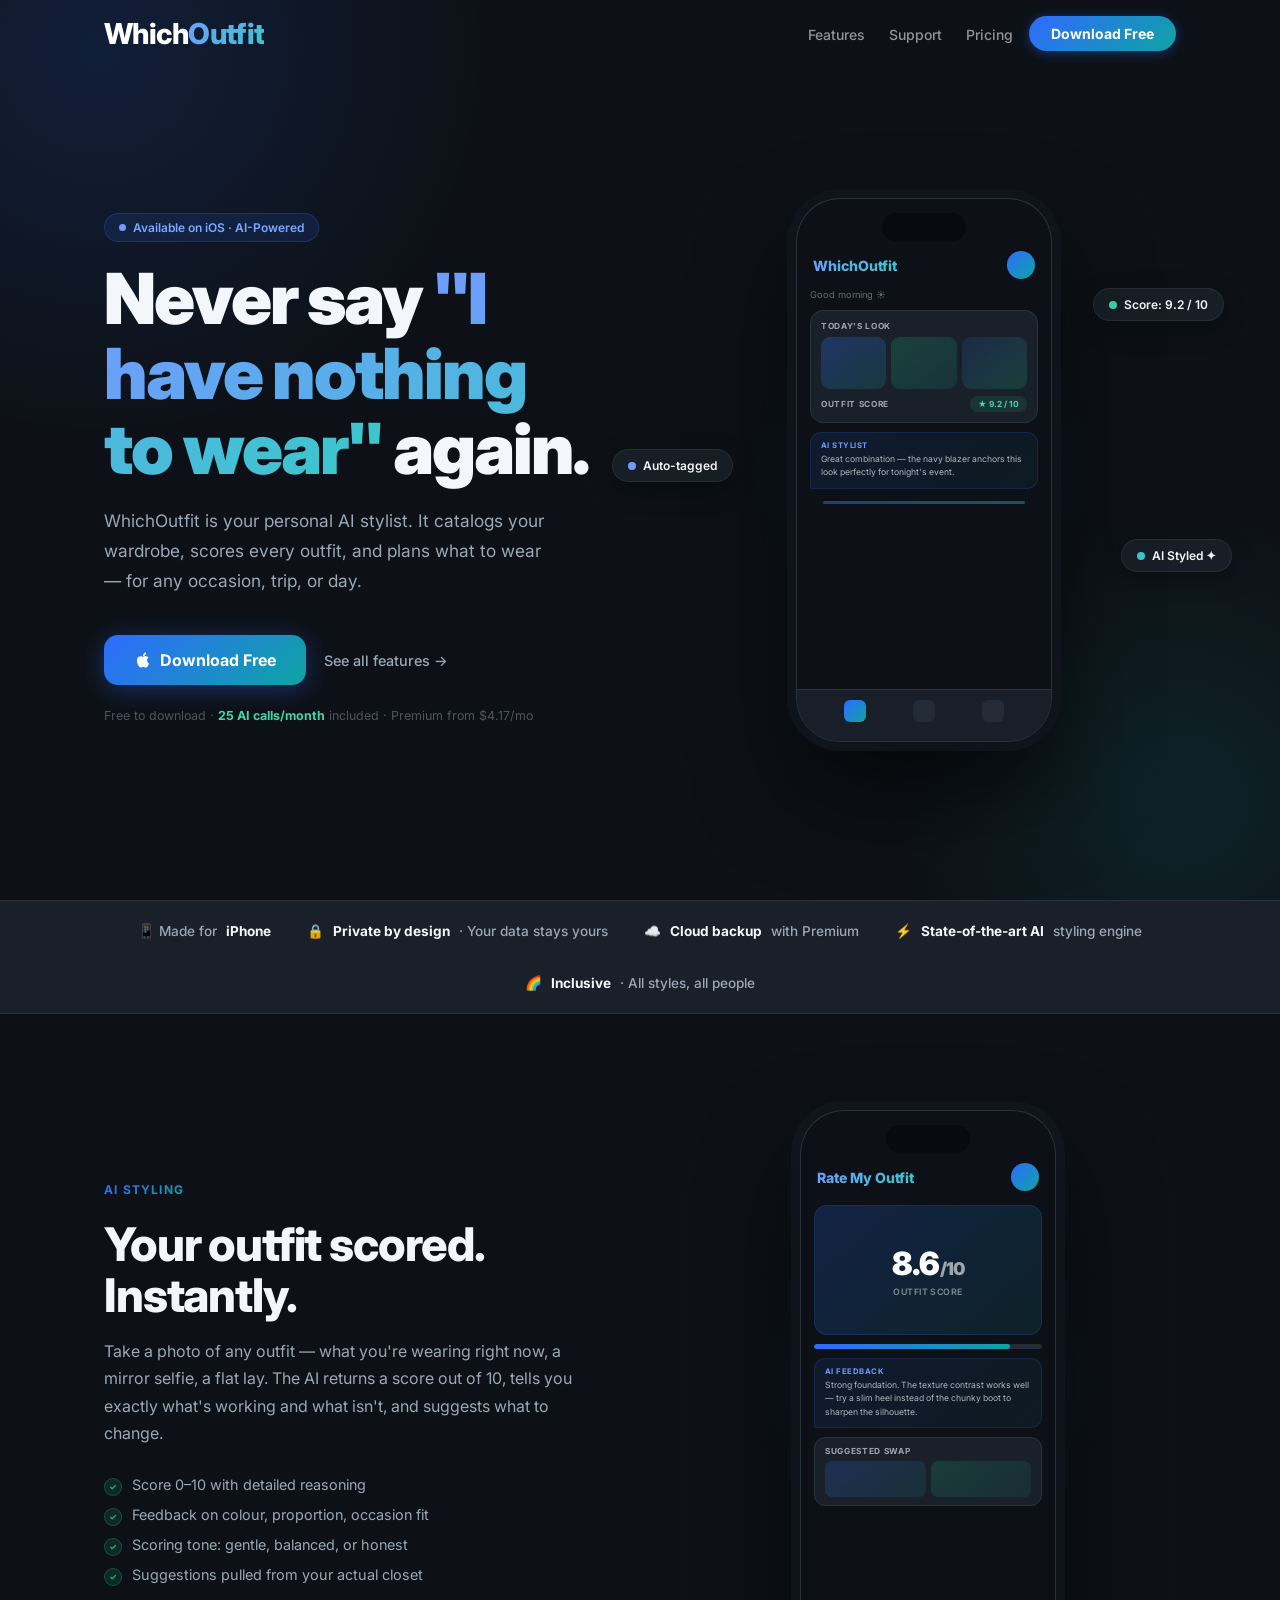
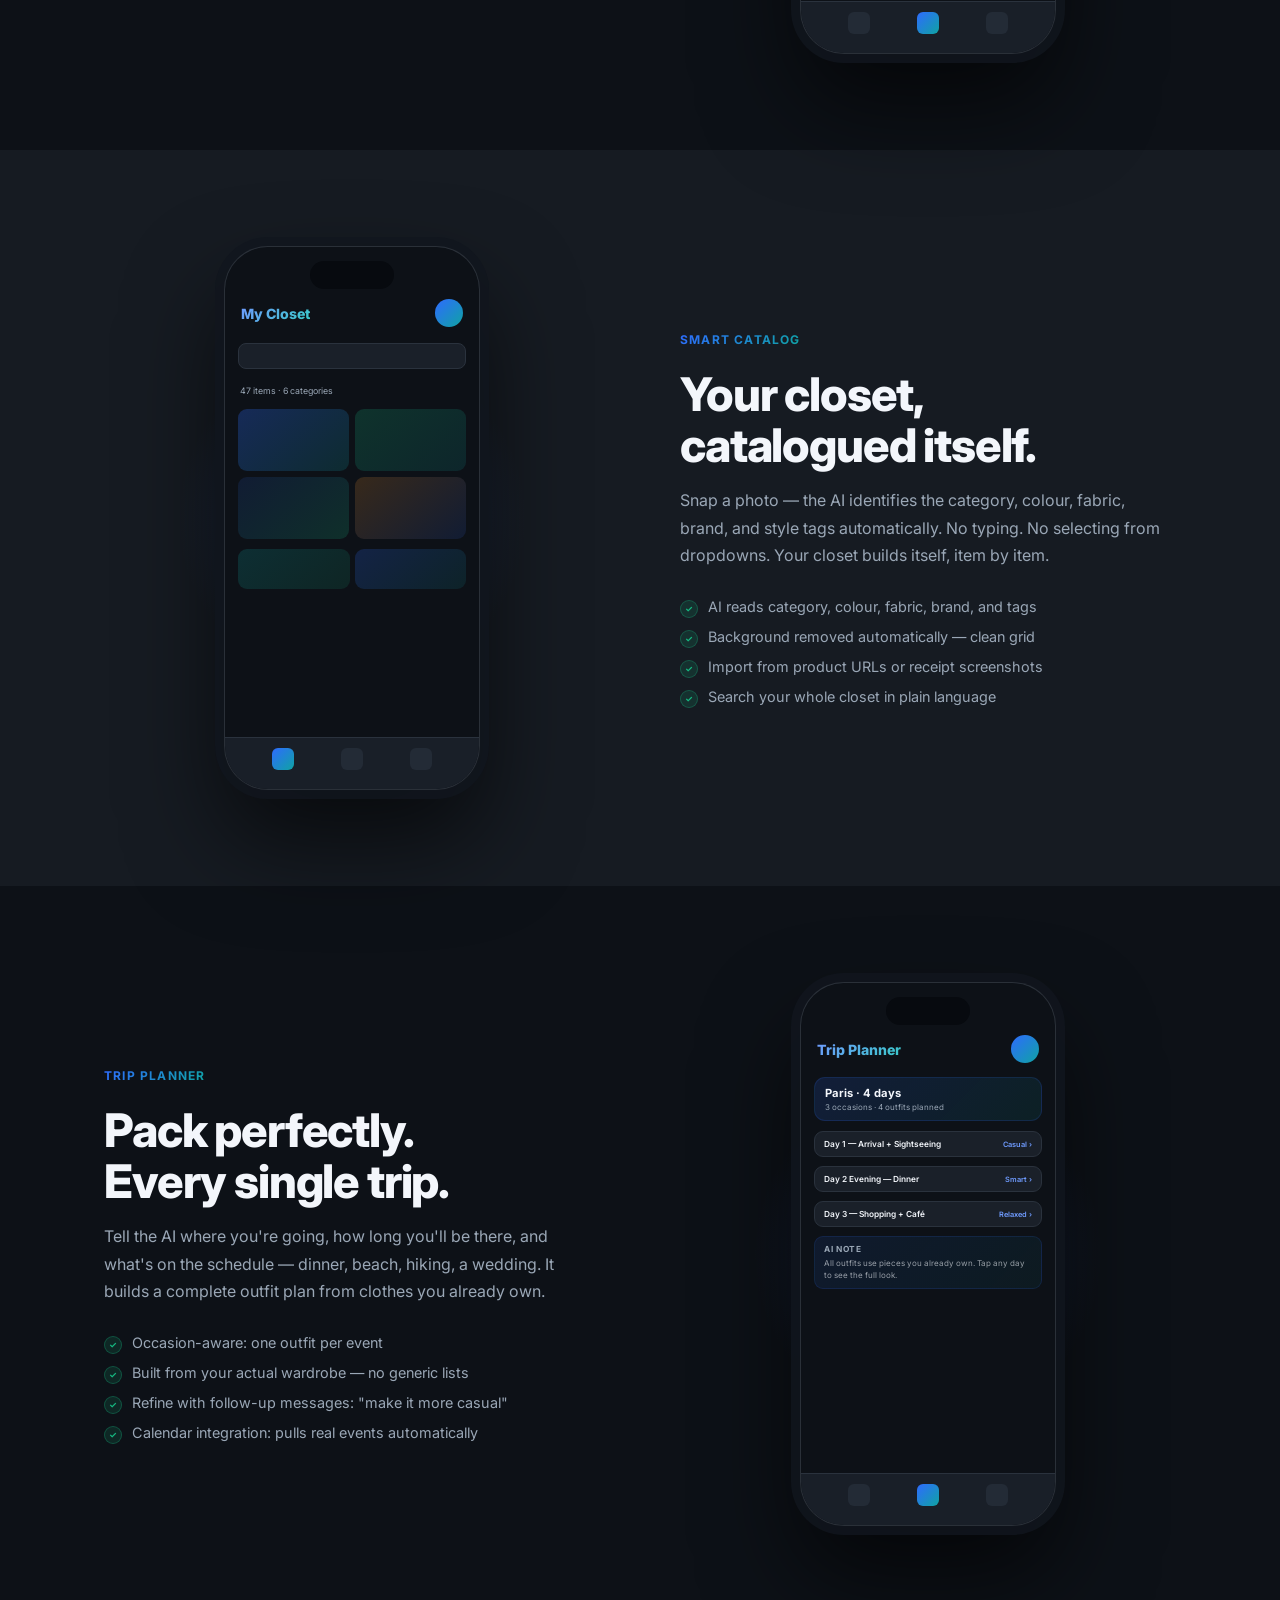
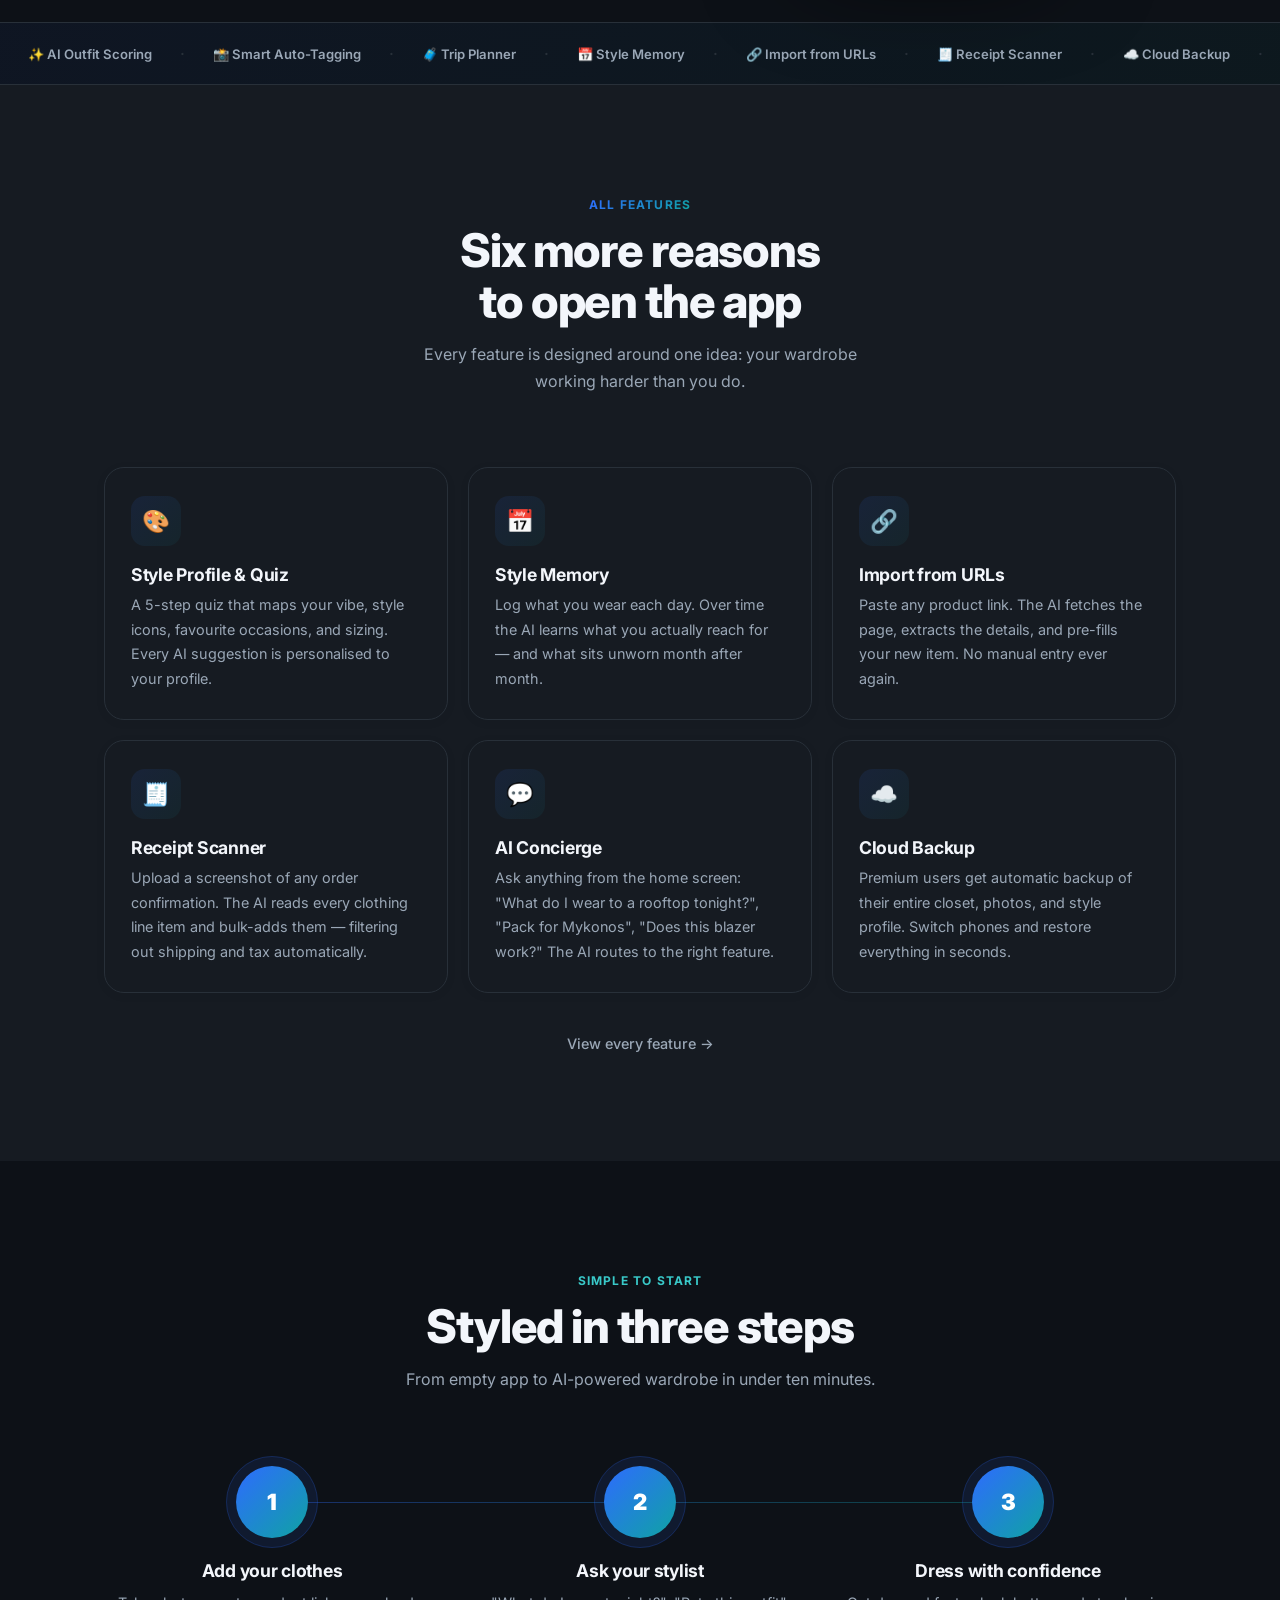
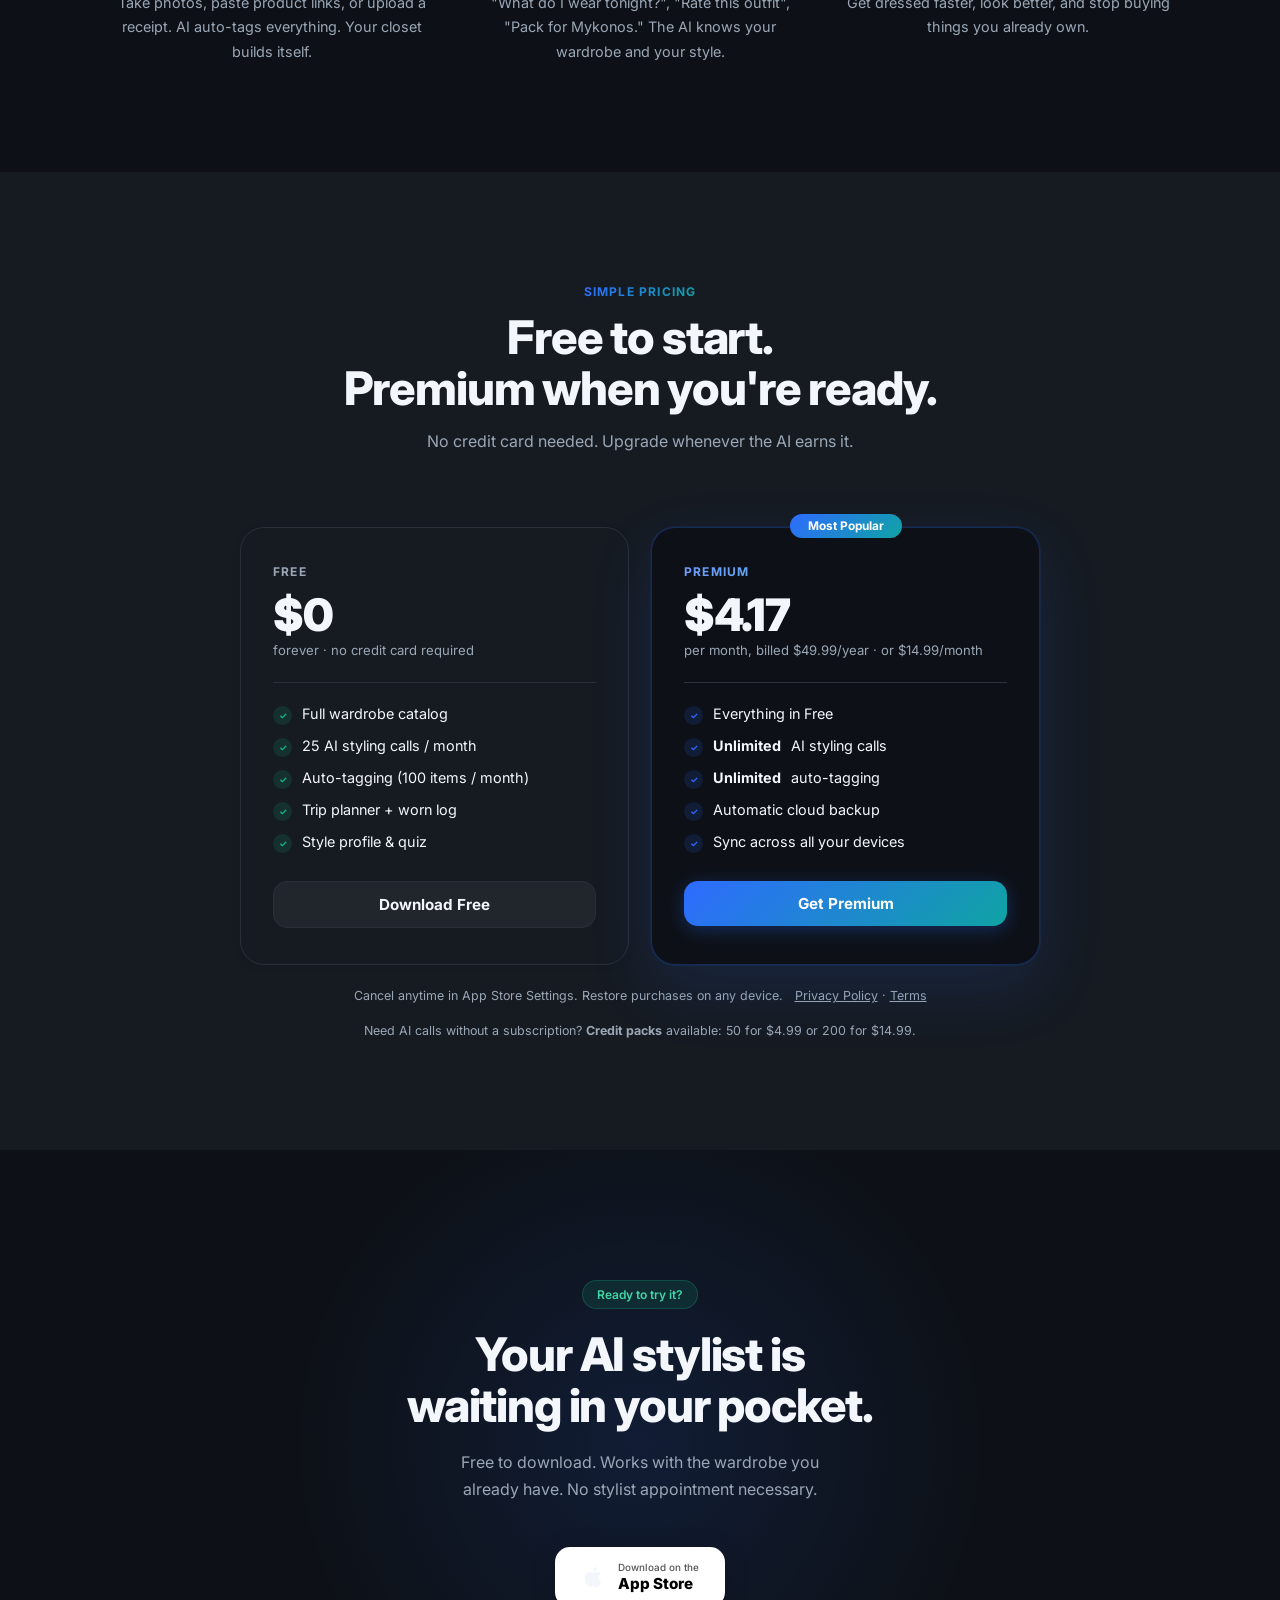
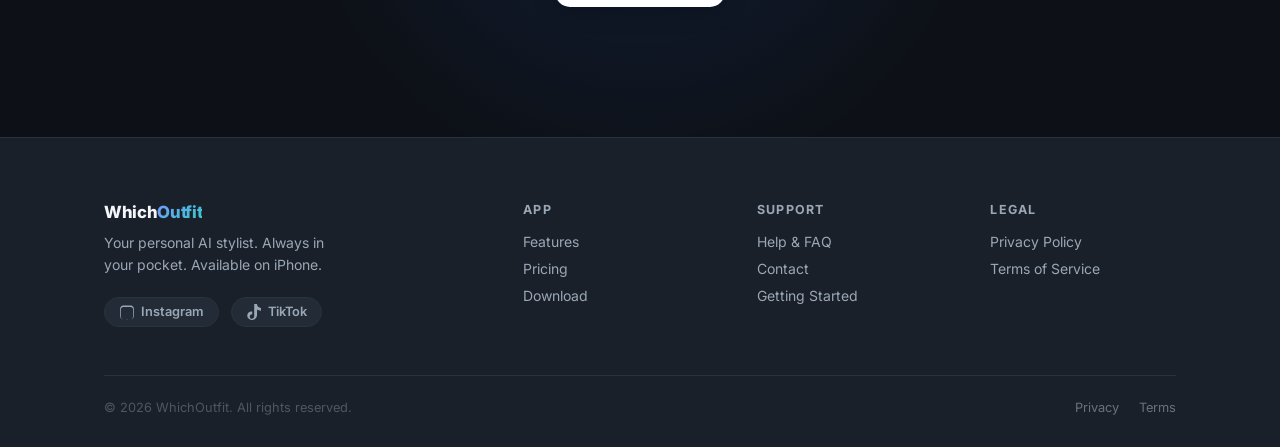
<file: index.html>
<!DOCTYPE html>
<html lang="en">
<head>
  <meta charset="UTF-8">
  <meta name="viewport" content="width=device-width, initial-scale=1.0">
  <title>WhichOutfit — Your Personal AI Stylist</title>
  <meta name="description" content="Never say 'I have nothing to wear' again. WhichOutfit catalogs your wardrobe, scores your outfits, and plans what to wear for every occasion.">
  <meta property="og:title" content="WhichOutfit — Your Personal AI Stylist">
  <meta property="og:description" content="AI outfit scoring, smart catalog, trip packing, and cloud backup. Free on iPhone.">
  <meta property="og:type" content="website">
  <meta property="og:url" content="https://whichoutfit.app/">
  <link rel="canonical" href="https://whichoutfit.app/">
  <meta name="twitter:card" content="summary_large_image">
  <link rel="preconnect" href="https://fonts.googleapis.com">
  <link rel="preconnect" href="https://fonts.gstatic.com" crossorigin>
  <link href="https://fonts.googleapis.com/css2?family=Inter:wght@400;500;600;700;800;900&display=swap" rel="stylesheet">
  <meta name="theme-color" content="#0D1117">
  <link rel="icon" type="image/svg+xml" href="favicon.svg">
  <link rel="stylesheet" href="style.css">
</head>
<body>

<nav class="nav" id="nav">
  <div class="nav-inner">
    <a href="index.html" class="nav-logo" style="font-size: 1.8rem; white-space: nowrap;">Which<span class="grad">Outfit</span></a>
    <ul class="nav-links">
      <li><a href="features.html">Features</a></li>
      <li><a href="support.html">Support</a></li>
      <li><a href="#pricing">Pricing</a></li>
    </ul>
    <a href="#download" class="nav-dl">Download Free</a>
    <button class="nav-burger" aria-label="Menu">
      <span></span><span></span><span></span>
    </button>
  </div>
</nav>

<section class="hero">
  <div class="orb orb-1"></div>
  <div class="orb orb-2"></div>
  <div class="container">
    <div class="hero-grid">

      <div>
        <div class="badge badge-blue fade-up">Available on iOS · AI-Powered</div>
        <h1 class="hero-title fade-up d1">
          Never say <em>"I have nothing<br>to wear"</em> again.
        </h1>
        <p class="hero-sub fade-up d2">
          WhichOutfit is your personal AI stylist. It catalogs your wardrobe, scores every outfit, and plans what to wear — for any occasion, trip, or day.
        </p>
        <div class="hero-actions fade-up d3">
          <a href="#download" class="btn btn-primary">
            <svg width="18" height="18" viewBox="0 0 24 24" fill="currentColor" aria-hidden="true"><path d="M18.71 19.5c-.83 1.24-1.71 2.45-3.05 2.47-1.34.03-1.77-.79-3.29-.79-1.53 0-2 .77-3.27.82-1.31.05-2.3-1.32-3.14-2.53C4.25 17 2.94 12.45 4.7 9.39c.87-1.52 2.43-2.48 4.12-2.51 1.28-.02 2.5.87 3.29.87.78 0 2.26-1.07 3.8-.91.65.03 2.47.26 3.64 1.98-.09.06-2.17 1.28-2.15 3.81.03 3.02 2.65 4.03 2.68 4.04-.03.07-.42 1.44-1.38 2.83M13 3.5c.73-.83 1.94-1.46 2.94-1.5.13 1.17-.34 2.35-1.04 3.19-.69.85-1.83 1.51-2.95 1.42-.15-1.15.41-2.35 1.05-3.11z"/></svg>
            Download Free
          </a>
          <a href="features.html" class="btn btn-ghost">See all features →</a>
        </div>
        <p class="hero-fine fade-up d4">Free to download · <strong>25 AI calls/month</strong> included · Premium from $4.17/mo</p>
      </div>

      <div class="phone-wrap fade-up d2">
        <div class="phone-glow"></div>

        <div class="phone-chip chip-1">
          <span class="chip-dot" style="background:#3FD7A6"></span>Score: 9.2 / 10
        </div>
        <div class="phone-chip chip-2">
          <span class="chip-dot" style="background:#39C9C9"></span>AI Styled ✦
        </div>
        <div class="phone-chip chip-3">
          <span class="chip-dot" style="background:#6F9BFF"></span>Auto-tagged
        </div>

        <div class="phone phone-float">
          <div class="phone-screen">
            <div class="ph-header">
              <span class="ph-wm">WhichOutfit</span>
              <div class="ph-av"></div>
            </div>
            <div style="padding:0 13px 6px;font-size:.58rem;color:rgba(154,167,182,.6)">Good morning ☀️</div>
            <div class="ph-body">
              <div class="ph-outfit-card">
                <div class="ph-lbl">Today's Look</div>
                <div class="ph-items">
                  <div class="ph-item"></div>
                  <div class="ph-item"></div>
                  <div class="ph-item"></div>
                </div>
                <div class="ph-score-row">
                  <span class="ph-lbl">Outfit Score</span>
                  <span class="ph-score">★ 9.2 / 10</span>
                </div>
              </div>
              <div class="ph-bubble">
                <div class="ph-bubble-from">AI Stylist</div>
                <div class="ph-bubble-txt">Great combination — the navy blazer anchors this look perfectly for tonight's event.</div>
              </div>
              <div class="ph-bar"></div>
            </div>
            <div class="ph-nav-bar">
              <div class="ph-tab on"></div>
              <div class="ph-tab"></div>
              <div class="ph-tab"></div>
            </div>
          </div>
        </div>
      </div>

    </div>
  </div>
</section>

<div class="trust">
  <div class="container">
    <div class="trust-inner">
      <div class="trust-item">📱 Made for <strong>iPhone</strong></div>
      <div class="trust-item">🔒 <strong>Private by design</strong> · Your data stays yours</div>
      <div class="trust-item">☁️ <strong>Cloud backup</strong> with Premium</div>
      <div class="trust-item">⚡ <strong>State-of-the-art AI</strong> styling engine</div>
      <div class="trust-item">🌈 <strong>Inclusive</strong> · All styles, all people</div>
      </div>
  </div>
</div>

<section class="showcase showcase-dark">
  <div class="container">
    <div class="showcase-grid">
      <div class="showcase-copy">
        <span class="eyebrow eyebrow-grad fade-up">AI Styling</span>
        <h2 class="fade-up d1">Your outfit scored.<br>Instantly.</h2>
        <p class="fade-up d2">Take a photo of any outfit — what you're wearing right now, a mirror selfie, a flat lay. The AI returns a score out of 10, tells you exactly what's working and what isn't, and suggests what to change.</p>
        <div class="showcase-pts fade-up d3">
          <div class="showcase-pt"><span class="pt-chk">✓</span>Score 0–10 with detailed reasoning</div>
          <div class="showcase-pt"><span class="pt-chk">✓</span>Feedback on colour, proportion, occasion fit</div>
          <div class="showcase-pt"><span class="pt-chk">✓</span>Scoring tone: gentle, balanced, or honest</div>
          <div class="showcase-pt"><span class="pt-chk">✓</span>Suggestions pulled from your actual closet</div>
        </div>
      </div>
      <div class="phone-wrap fade-up d2">
        <div class="phone-glow"></div>
        <div class="phone phone-float">
          <div class="phone-screen">
            <div class="ph-header">
              <span class="ph-wm">Rate My Outfit</span>
              <div class="ph-av"></div>
            </div>
            <div class="ph-body">
              <div style="height:130px;border-radius:13px;background:linear-gradient(140deg,rgba(46,107,255,.2),rgba(15,163,163,.12));border:1px solid rgba(46,107,255,.18);display:flex;align-items:center;justify-content:center">
                <div style="text-align:center">
                  <div style="font-size:2rem;font-weight:900;color:#fff;letter-spacing:-.03em">8.6<span style="font-size:1.1rem;opacity:.6">/10</span></div>
                  <div style="font-size:.55rem;color:rgba(243,246,251,.5);margin-top:3px;letter-spacing:.05em;text-transform:uppercase;font-weight:600">Outfit Score</div>
                </div>
              </div>
              <div style="height:5px;background:var(--dark-m);border-radius:var(--r-pill);overflow:hidden"><div style="height:100%;width:86%;background:var(--grad);border-radius:var(--r-pill)"></div></div>
              <div class="ph-bubble">
                <div class="ph-bubble-from">AI Feedback</div>
                <div class="ph-bubble-txt">Strong foundation. The texture contrast works well — try a slim heel instead of the chunky boot to sharpen the silhouette.</div>
              </div>
              <div style="background:var(--dark-s);border-radius:11px;padding:8px 10px;border:1px solid var(--dark-b)">
                <div class="ph-lbl" style="margin-bottom:5px">Suggested swap</div>
                <div style="display:flex;gap:5px">
                  <div style="flex:1;height:36px;border-radius:7px;background:linear-gradient(140deg,rgba(46,107,255,.2),rgba(15,163,163,.12))"></div>
                  <div style="flex:1;height:36px;border-radius:7px;background:linear-gradient(140deg,rgba(22,185,129,.18),rgba(15,163,163,.1))"></div>
                </div>
              </div>
            </div>
            <div class="ph-nav-bar">
              <div class="ph-tab"></div>
              <div class="ph-tab on"></div>
              <div class="ph-tab"></div>
            </div>
          </div>
        </div>
      </div>
    </div>
  </div>
</section>

<section class="showcase section-surface">
  <div class="container">
    <div class="showcase-grid showcase-flip">
      <div class="showcase-copy">
        <span class="eyebrow eyebrow-grad fade-up">Smart Catalog</span>
        <h2 class="fade-up d1" style="color:var(--text)">Your closet,<br>catalogued itself.</h2>
        <p class="fade-up d2" style="color:var(--text2)">Snap a photo — the AI identifies the category, colour, fabric, brand, and style tags automatically. No typing. No selecting from dropdowns. Your closet builds itself, item by item.</p>
        <div class="showcase-pts fade-up d3">
          <div class="showcase-pt" style="color:var(--text2)"><span class="pt-chk">✓</span>AI reads category, colour, fabric, brand, and tags</div>
          <div class="showcase-pt" style="color:var(--text2)"><span class="pt-chk">✓</span>Background removed automatically — clean grid</div>
          <div class="showcase-pt" style="color:var(--text2)"><span class="pt-chk">✓</span>Import from product URLs or receipt screenshots</div>
          <div class="showcase-pt" style="color:var(--text2)"><span class="pt-chk">✓</span>Search your whole closet in plain language</div>
        </div>
      </div>
      <div class="phone-wrap fade-up d2">
        <div class="phone-glow"></div>
        <div class="phone phone-float">
          <div class="phone-screen">
            <div class="ph-header">
              <span class="ph-wm">My Closet</span>
              <div class="ph-av"></div>
            </div>
            <div class="ph-body">
              <div class="ph-search"></div>
              <div class="ph-count">47 items · 6 categories</div>
              <div class="ph-grid">
                <div class="ph-gi"></div>
                <div class="ph-gi"></div>
                <div class="ph-gi"></div>
                <div class="ph-gi"></div>
              </div>
              <div style="display:flex;gap:5px;margin-top:1px">
                <div style="flex:1;height:40px;border-radius:9px;background:linear-gradient(140deg,rgba(15,163,163,.2),rgba(22,185,129,.12))"></div>
                <div style="flex:1;height:40px;border-radius:9px;background:linear-gradient(140deg,rgba(46,107,255,.2),rgba(15,163,163,.12))"></div>
              </div>
            </div>
            <div class="ph-nav-bar">
              <div class="ph-tab on"></div>
              <div class="ph-tab"></div>
              <div class="ph-tab"></div>
            </div>
          </div>
        </div>
      </div>
    </div>
  </div>
</section>

<section class="showcase showcase-dark">
  <div class="container">
    <div class="showcase-grid">
      <div class="showcase-copy">
        <span class="eyebrow eyebrow-grad fade-up">Trip Planner</span>
        <h2 class="fade-up d1">Pack perfectly.<br>Every single trip.</h2>
        <p class="fade-up d2">Tell the AI where you're going, how long you'll be there, and what's on the schedule — dinner, beach, hiking, a wedding. It builds a complete outfit plan from clothes you already own.</p>
        <div class="showcase-pts fade-up d3">
          <div class="showcase-pt"><span class="pt-chk">✓</span>Occasion-aware: one outfit per event</div>
          <div class="showcase-pt"><span class="pt-chk">✓</span>Built from your actual wardrobe — no generic lists</div>
          <div class="showcase-pt"><span class="pt-chk">✓</span>Refine with follow-up messages: "make it more casual"</div>
          <div class="showcase-pt"><span class="pt-chk">✓</span>Calendar integration: pulls real events automatically</div>
        </div>
      </div>
      <div class="phone-wrap fade-up d2">
        <div class="phone-glow"></div>
        <div class="phone phone-float">
          <div class="phone-screen">
            <div class="ph-header">
              <span class="ph-wm">Trip Planner</span>
              <div class="ph-av"></div>
            </div>
            <div class="ph-body">
              <div class="ph-trip-hdr">
                <div class="ph-trip-dest">Paris · 4 days</div>
                <div class="ph-trip-sub">3 occasions · 4 outfits planned</div>
              </div>
              <div class="ph-occ">
                <span class="ph-occ-name">Day 1 — Arrival + Sightseeing</span>
                <span class="ph-occ-tag">Casual ›</span>
              </div>
              <div class="ph-occ">
                <span class="ph-occ-name">Day 2 Evening — Dinner</span>
                <span class="ph-occ-tag">Smart ›</span>
              </div>
              <div class="ph-occ">
                <span class="ph-occ-name">Day 3 — Shopping + Café</span>
                <span class="ph-occ-tag">Relaxed ›</span>
              </div>
              <div style="background:linear-gradient(135deg,rgba(46,107,255,.1),rgba(15,163,163,.07));border:1px solid rgba(46,107,255,.14);border-radius:9px;padding:7px 9px">
                <div class="ph-lbl" style="margin-bottom:3px">AI Note</div>
                <div style="font-size:.5rem;color:rgba(243,246,251,.6);line-height:1.5">All outfits use pieces you already own. Tap any day to see the full look.</div>
              </div>
            </div>
            <div class="ph-nav-bar">
              <div class="ph-tab"></div>
              <div class="ph-tab on"></div>
              <div class="ph-tab"></div>
            </div>
          </div>
        </div>
      </div>
    </div>
  </div>
</section>

<div class="marquee-wrap" aria-hidden="true">
  <div class="marquee-track">
    <span class="marquee-item">✨ AI Outfit Scoring</span><span class="marquee-sep">·</span>
    <span class="marquee-item">📸 Smart Auto-Tagging</span><span class="marquee-sep">·</span>
    <span class="marquee-item">🧳 Trip Planner</span><span class="marquee-sep">·</span>
    <span class="marquee-item">📅 Style Memory</span><span class="marquee-sep">·</span>
    <span class="marquee-item">🔗 Import from URLs</span><span class="marquee-sep">·</span>
    <span class="marquee-item">🧾 Receipt Scanner</span><span class="marquee-sep">·</span>
    <span class="marquee-item">☁️ Cloud Backup</span><span class="marquee-sep">·</span>
    <span class="marquee-item">🎨 Style Profile & Quiz</span><span class="marquee-sep">·</span>
    <span class="marquee-item">📆 Calendar-Aware Planning</span><span class="marquee-sep">·</span>
    <span class="marquee-item">✨ AI Outfit Scoring</span><span class="marquee-sep">·</span>
    <span class="marquee-item">📸 Smart Auto-Tagging</span><span class="marquee-sep">·</span>
    <span class="marquee-item">🧳 Trip Planner</span><span class="marquee-sep">·</span>
    <span class="marquee-item">📅 Style Memory</span><span class="marquee-sep">·</span>
    <span class="marquee-item">🔗 Import from URLs</span><span class="marquee-sep">·</span>
    <span class="marquee-item">🧾 Receipt Scanner</span><span class="marquee-sep">·</span>
    <span class="marquee-item">☁️ Cloud Backup</span><span class="marquee-sep">·</span>
    <span class="marquee-item">🎨 Style Profile & Quiz</span><span class="marquee-sep">·</span>
    <span class="marquee-item">📆 Calendar-Aware Planning</span><span class="marquee-sep">·</span>
  </div>
</div>

<section class="section section-surface">
  <div class="container">
    <div class="section-head">
      <span class="eyebrow eyebrow-grad fade-up">All features</span>
      <h2 class="fade-up d1">Six more reasons<br>to open the app</h2>
      <p class="fade-up d2">Every feature is designed around one idea: your wardrobe working harder than you do.</p>
    </div>
    <div class="feat-grid">
      <div class="card fade-up">
        <div class="card-icon">🎨</div>
        <h3>Style Profile & Quiz</h3>
        <p>A 5-step quiz that maps your vibe, style icons, favourite occasions, and sizing. Every AI suggestion is personalised to your profile.</p>
      </div>
      <div class="card fade-up d1">
        <div class="card-icon">📅</div>
        <h3>Style Memory</h3>
        <p>Log what you wear each day. Over time the AI learns what you actually reach for — and what sits unworn month after month.</p>
      </div>
      <div class="card fade-up d2">
        <div class="card-icon">🔗</div>
        <h3>Import from URLs</h3>
        <p>Paste any product link. The AI fetches the page, extracts the details, and pre-fills your new item. No manual entry ever again.</p>
      </div>
      <div class="card fade-up">
        <div class="card-icon">🧾</div>
        <h3>Receipt Scanner</h3>
        <p>Upload a screenshot of any order confirmation. The AI reads every clothing line item and bulk-adds them — filtering out shipping and tax automatically.</p>
      </div>
      <div class="card fade-up d1">
        <div class="card-icon">💬</div>
        <h3>AI Concierge</h3>
        <p>Ask anything from the home screen: "What do I wear to a rooftop tonight?", "Pack for Mykonos", "Does this blazer work?" The AI routes to the right feature.</p>
      </div>
      <div class="card fade-up d2">
        <div class="card-icon">☁️</div>
        <h3>Cloud Backup</h3>
        <p>Premium users get automatic backup of their entire closet, photos, and style profile. Switch phones and restore everything in seconds.</p>
      </div>
    </div>
    <div style="text-align:center;margin-top:40px" class="fade-up">
      <a href="features.html" class="btn btn-ghost" style="color:var(--text2)">View every feature →</a>
    </div>
  </div>
</section>

<section class="section section-dark">
  <div class="container">
    <div class="section-head">
      <span class="eyebrow fade-up" style="color:var(--teal-l)">Simple to start</span>
      <h2 class="fade-up d1">Styled in three steps</h2>
      <p class="fade-up d2">From empty app to AI-powered wardrobe in under ten minutes.</p>
    </div>
    <div class="steps">
      <div class="step fade-up">
        <div class="step-num">1</div>
        <h3>Add your clothes</h3>
        <p>Take photos, paste product links, or upload a receipt. AI auto-tags everything. Your closet builds itself.</p>
      </div>
      <div class="step fade-up d1">
        <div class="step-num">2</div>
        <h3>Ask your stylist</h3>
        <p>"What do I wear tonight?", "Rate this outfit", "Pack for Mykonos." The AI knows your wardrobe and your style.</p>
      </div>
      <div class="step fade-up d2">
        <div class="step-num">3</div>
        <h3>Dress with confidence</h3>
        <p>Get dressed faster, look better, and stop buying things you already own.</p>
      </div>
    </div>
  </div>
</section>

<section class="section section-surface" id="pricing">
  <div class="container">
    <div class="section-head">
      <span class="eyebrow eyebrow-grad fade-up">Simple pricing</span>
      <h2 class="fade-up d1">Free to start.<br>Premium when you're ready.</h2>
      <p class="fade-up d2">No credit card needed. Upgrade whenever the AI earns it.</p>
    </div>
    <div class="price-grid">
      <div class="price-card fade-up">
        <div class="price-tier">Free</div>
        <div class="price-amount">$0</div>
        <div class="price-per">forever · no credit card required</div>
        <div class="price-div"></div>
        <ul class="price-feats">
          <li class="price-feat"><span class="pfchk pfchk-g">✓</span>Full wardrobe catalog</li>
          <li class="price-feat"><span class="pfchk pfchk-g">✓</span>25 AI styling calls / month</li>
          <li class="price-feat"><span class="pfchk pfchk-g">✓</span>Auto-tagging (100 items / month)</li>
          <li class="price-feat"><span class="pfchk pfchk-g">✓</span>Trip planner + worn log</li>
          <li class="price-feat"><span class="pfchk pfchk-g">✓</span>Style profile & quiz</li>
        </ul>
        <a href="#download" class="price-cta price-cta-free">Download Free</a>
      </div>
      <div class="price-card price-card-feat fade-up d1">
        <div class="price-pop">Most Popular</div>
        <div class="price-tier">Premium</div>
        <div class="price-amount">$4.17</div>
        <div class="price-per">per month, billed $49.99/year · or $14.99/month</div>
        <div class="price-div"></div>
        <ul class="price-feats">
          <li class="price-feat"><span class="pfchk pfchk-b">✓</span>Everything in Free</li>
          <li class="price-feat"><span class="pfchk pfchk-b">✓</span><strong>Unlimited</strong> AI styling calls</li>
          <li class="price-feat"><span class="pfchk pfchk-b">✓</span><strong>Unlimited</strong> auto-tagging</li>
          <li class="price-feat"><span class="pfchk pfchk-b">✓</span>Automatic cloud backup</li>
          <li class="price-feat"><span class="pfchk pfchk-b">✓</span>Sync across all your devices</li>
        </ul>
        <a href="#download" class="price-cta price-cta-prem">Get Premium</a>
      </div>
    </div>
    <p class="price-note">
      Cancel anytime in App Store Settings. Restore purchases on any device. &nbsp;
      <a href="privacy.html">Privacy Policy</a> · <a href="terms.html">Terms</a>
    </p>
    <p style="text-align:center;margin-top:14px;font-size:.78rem;color:var(--text2)">
      Need AI calls without a subscription? <strong>Credit packs</strong> available: 50 for $4.99 or 200 for $14.99.
    </p>
  </div>
</section>

<section class="dl-section" id="download">
  <div class="container">
    <div class="badge badge-green fade-up" style="margin-bottom:20px">Ready to try it?</div>
    <h2 class="fade-up d1">Your AI stylist is<br>waiting in your pocket.</h2>
    <p class="fade-up d2">Free to download. Works with the wardrobe you already have. No stylist appointment necessary.</p>
    <div class="dl-ctas fade-up d3">
      <a href="https://apps.apple.com/us/app/whichoutfit/id6778094125" target="_blank" rel="noopener" class="btn btn-appstore">
        <svg width="24" height="24" viewBox="0 0 24 24" fill="currentColor">
          <path d="M18.71 19.5c-.83 1.24-1.71 2.45-3.05 2.47-1.34.03-1.77-.79-3.29-.79-1.53 0-2 .77-3.27.82-1.31.05-2.3-1.32-3.14-2.53C4.25 17 2.94 12.45 4.7 9.39c.87-1.52 2.43-2.48 4.12-2.51 1.28-.02 2.5.87 3.29.87.78 0 2.26-1.07 3.8-.91.65.03 2.47.26 3.64 1.98-.09.06-2.17 1.28-2.15 3.81.03 3.02 2.65 4.03 2.68 4.04-.03.07-.42 1.44-1.38 2.83M13 3.5c.73-.83 1.94-1.46 2.94-1.5.13 1.17-.34 2.35-1.04 3.19-.69.85-1.83 1.51-2.95 1.42-.15-1.15.41-2.35 1.05-3.11z"/>
        </svg>
        <div class="as-text">
          <small>Download on the</small>
          <strong>App Store</strong>
        </div>
      </a>
    </div>
  </div>
</section>

<footer class="footer">
  <div class="container">
    <div class="footer-grid">
      <div class="footer-brand">
        <a href="index.html" class="footer-logo">Which<span class="grad">Outfit</span></a>
        <p>Your personal AI stylist. Always in your pocket. Available on iPhone.</p>
        <div class="footer-social">
          <a href="https://www.instagram.com/whichoutfitapp" target="_blank" rel="noopener">
            <svg width="16" height="16" viewBox="0 0 24 24" fill="currentColor"><path d="M12 2.163c3.204 0 3.584.012 4.85.07 1.172.054 1.874.262 2.428.477.65.252 1.115.553 1.602 1.04.487.487.788.952 1.04 1.602.215.554.423 1.256.477 2.428.058 1.266.07 1.646.07 4.85s-.012 3.584-.07 4.85c-.054 1.172-.262 1.874-.477 2.428-.252.65-.553 1.115-1.04 1.602-.487.487-.952.788-1.602 1.04-.554.215-1.256.423-2.428.477-1.266.058-1.646.07-4.85.07s-3.584-.012-4.85-.07c-1.172-.054-1.874-.262-2.428-.477-.65-.252-1.115-.553-1.602-1.04-.487-.487-.788-.952-1.04-1.602-.215-.554-.423-1.256-.477-2.428-.058-1.266-.07-1.646-.07-4.85s.012-3.584.07-4.85c.054-1.172.262-1.874.477-2.428.252-.65.553-1.115 1.04-1.602.487-.487.952-.788 1.602-1.04.554-.215 1.256-.423 2.428-.477 1.266-.058 1.646-.07 4.85-.07zm0 2.163c-3.136 0-3.512.012-4.748.067-1.07.05-1.65.234-2.038.384-.51.2-.876.44-1.26.824-.384.384-.624.75-.824 1.26-.15.388-.334.968-.384 2.038-.055 1.236-.067 1.612-.067 4.748s.012 3.512.067 4.748c.05 1.07.234 1.65.384 2.038.2.51.44.876.824 1.26.384.384.75.624 1.26.824.388.15.968.334 2.038.384 1.236.055 1.612.067 4.748.067s3.512-.012 4.748-.067c1.07-.05 1.65-.234 2.038-.384.51-.2.876-.44 1.26-.824.384-.384.624-.75.824-1.26.15-.388.334-.968.384-2.038.055-1.236.067-1.612.067-4.748s-.012-3.512-.067-4.748c-.05-1.07-.234-1.65-.384-2.038-.2-.51-.44-.876-.824-1.26-.384-.384-.75-.624-1.26-.824-.388-.15-.968-.334-2.038-.384-1.236-.055-1.612-.067-4.748-.067z"/></svg>
            Instagram
          </a>
          <a href="https://www.tiktok.com/@whichoutfitapp" target="_blank" rel="noopener">
            <svg width="16" height="16" viewBox="0 0 24 24" fill="currentColor"><path d="M12.525.02c1.31-.02 2.61-.01 3.91-.02.08 1.53.63 3.09 1.75 4.17 1.12 1.11 2.7 1.62 4.24 1.79v4.03c-1.44-.05-2.89-.35-4.2-.97-.57-.26-1.1-.59-1.62-.93-.01 2.92.01 5.84-.02 8.75-.08 1.4-.54 2.79-1.35 3.94-1.31 1.92-3.58 3.17-5.91 3.21-1.43.08-2.86-.31-4.09-1.03-2.05-1.17-3.37-3.32-3.35-5.69.05-2.25 1.34-4.32 3.39-5.3 1.29-.61 2.67-.82 4.06-.78v4.16c-1.16-.04-2.26.46-2.96 1.32-.56.66-.8 1.52-.77 2.38.08 1.33.94 2.53 2.22 2.97 1.05.37 2.22.19 3.09-.48.96-.72 1.39-1.95 1.39-3.15V.02z"/></svg>
            TikTok
          </a>
        </div>
      </div>
      <div class="footer-col">
        <h4>App</h4>
        <a href="features.html">Features</a>
        <a href="#pricing">Pricing</a>
        <a href="#download">Download</a>
      </div>
      <div class="footer-col">
        <h4>Support</h4>
        <a href="support.html">Help & FAQ</a>
        <a href="support.html#contact">Contact</a>
        <a href="support.html#getting-started">Getting Started</a>
      </div>
      <div class="footer-col">
        <h4>Legal</h4>
        <a href="https://tdpiotrowski3.github.io/MyClosetApp-legal/privacy.html" target="_blank" rel="noopener">Privacy Policy</a>
        <a href="https://tdpiotrowski3.github.io/MyClosetApp-legal/terms.html" target="_blank" rel="noopener">Terms of Service</a>
      </div>
    </div>
    <div class="footer-bottom">
      <span class="footer-copy">© 2026 WhichOutfit. All rights reserved.</span>
      <div class="footer-legal">
        <a href="https://tdpiotrowski3.github.io/MyClosetApp-legal/privacy.html" target="_blank" rel="noopener">Privacy</a>
        <a href="https://tdpiotrowski3.github.io/MyClosetApp-legal/terms.html" target="_blank" rel="noopener">Terms</a>
      </div>
    </div>
  </div>
</footer>

<script src="main.js"></script>
</body>
</html>
</file>
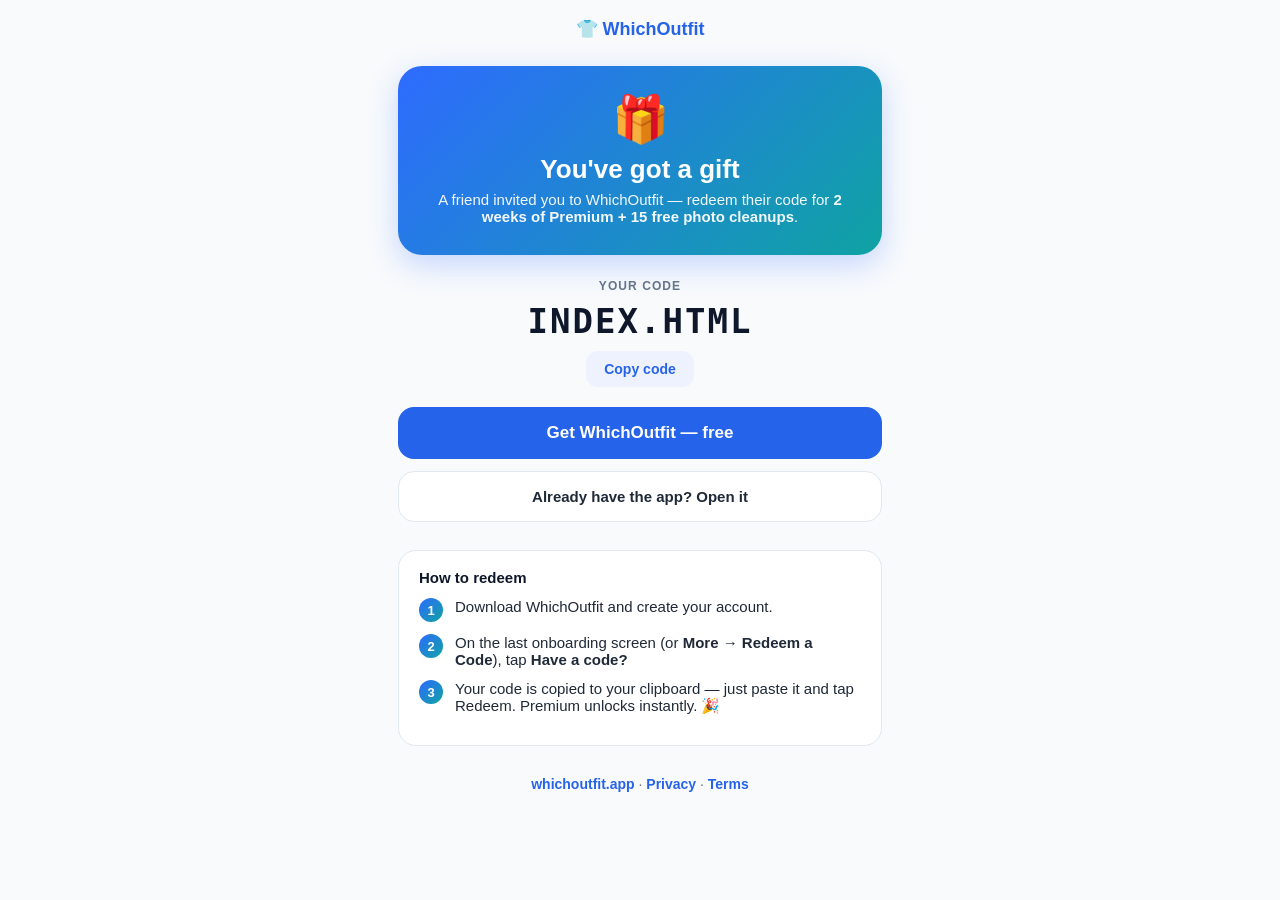
<file: r/index.html>
<!doctype html>
<html lang="en">
<head>
<meta charset="utf-8"/>
<meta name="viewport" content="width=device-width, initial-scale=1"/>
<title>WhichOutfit — Your free 2 weeks of Premium 🎁</title>
<meta name="description" content="A friend invited you to WhichOutfit. Redeem their code for 2 weeks of Premium + 15 free photo cleanups."/>

<!-- Link preview (iMessage / social) -->
<meta property="og:type" content="website"/>
<meta property="og:site_name" content="WhichOutfit"/>
<meta property="og:title" content="You've got 2 weeks of WhichOutfit Premium 🎁"/>
<meta property="og:description" content="A friend invited you — redeem the code for 2 weeks of Premium + 15 free photo cleanups."/>
<meta property="og:image" content="https://whichoutfit.app/poll-og.png"/>
<meta property="og:image:width" content="1200"/>
<meta property="og:image:height" content="1200"/>
<meta name="twitter:card" content="summary_large_image"/>
<meta name="twitter:title" content="You've got 2 weeks of WhichOutfit Premium 🎁"/>
<meta name="twitter:description" content="A friend invited you — redeem the code for 2 weeks of Premium + 15 free photo cleanups."/>
<meta name="twitter:image" content="https://whichoutfit.app/poll-og.png"/>

<link rel="icon" type="image/svg+xml" href="/favicon.svg"/>
<style>
:root{--blue:#2E6BFF;--teal:#0FA3A3;--ink:#0f172a;--muted:#64748b;--bg:#f8fafc;--card:#fff;--line:#e2e8f0}
*{box-sizing:border-box}
body{margin:0;font-family:-apple-system,BlinkMacSystemFont,'Segoe UI',Roboto,sans-serif;background:var(--bg);color:var(--ink)}
header{padding:18px;text-align:center}
.brand{font-weight:800;color:#2563eb;font-size:18px;text-decoration:none}
main{max-width:520px;margin:0 auto;padding:0 18px 48px}
.hero{margin-top:8px;border-radius:24px;padding:30px 22px;text-align:center;color:#fff;background:linear-gradient(135deg,var(--blue) 0%,var(--teal) 100%);box-shadow:0 10px 30px rgba(46,107,255,.25)}
.hero .gift{font-size:46px;line-height:1}
.hero h1{font-size:26px;font-weight:800;margin:12px 0 6px}
.hero p{font-size:15px;opacity:.95;margin:0}
.codewrap{margin:24px 0 8px;text-align:center}
.codelabel{font-size:12px;font-weight:800;letter-spacing:.09em;text-transform:uppercase;color:var(--muted)}
.code{margin-top:8px;font-family:ui-monospace,SFMono-Regular,Menlo,monospace;font-size:34px;font-weight:800;letter-spacing:.06em;color:var(--ink)}
.copy{margin-top:10px;background:#eef2ff;color:#2563eb;border:0;border-radius:12px;padding:10px 18px;font-weight:700;font-size:14px;cursor:pointer}
.copy:active{transform:scale(.97)}
.cta{display:block;width:100%;margin-top:20px;background:#2563eb;color:#fff;font-weight:800;font-size:17px;text-decoration:none;text-align:center;padding:16px;border-radius:16px;border:0;cursor:pointer}
.cta.alt{background:#fff;color:#1f2937;border:1px solid var(--line);margin-top:12px;font-size:15px;font-weight:700}
.steps{margin-top:28px;background:var(--card);border:1px solid var(--line);border-radius:18px;padding:18px 20px}
.steps h2{font-size:15px;font-weight:800;margin:0 0 12px}
.step{display:flex;gap:12px;align-items:flex-start;margin:12px 0;font-size:15px;color:#1f2937}
.num{flex:0 0 auto;width:24px;height:24px;border-radius:12px;color:#fff;font-weight:800;font-size:13px;display:flex;align-items:center;justify-content:center;background:linear-gradient(135deg,var(--blue),var(--teal))}
footer{text-align:center;color:var(--muted);margin-top:30px;font-size:14px}
footer a{color:#2563eb;text-decoration:none;font-weight:600}
</style>
</head>
<body>
<header><a class="brand" href="https://whichoutfit.app">👕 WhichOutfit</a></header>
<main>
  <section class="hero">
    <div class="gift">🎁</div>
    <h1>You've got a gift</h1>
    <p>A friend invited you to WhichOutfit — redeem their code for <strong>2 weeks of Premium + 15 free photo cleanups</strong>.</p>
  </section>

  <div class="codewrap" id="codewrap" hidden>
    <div class="codelabel">Your code</div>
    <div class="code" id="code">—</div>
    <button class="copy" id="copy" type="button">Copy code</button>
  </div>

  <a class="cta" id="getApp" href="https://apps.apple.com/us/app/whichoutfit/id6778094125">Get WhichOutfit — free</a>
  <button class="cta alt" id="openApp" type="button" hidden>Already have the app? Open it</button>

  <section class="steps">
    <h2>How to redeem</h2>
    <div class="step"><span class="num">1</span><span>Download WhichOutfit and create your account.</span></div>
    <div class="step"><span class="num">2</span><span>On the last onboarding screen (or <strong>More → Redeem a Code</strong>), tap <strong>Have a code?</strong></span></div>
    <div class="step"><span class="num">3</span><span>Your code is copied to your clipboard — just paste it and tap Redeem. Premium unlocks instantly. 🎉</span></div>
  </section>

  <footer>
    <a href="https://whichoutfit.app">whichoutfit.app</a> ·
    <a href="https://whichoutfit.app/privacy.html">Privacy</a> ·
    <a href="https://whichoutfit.app/terms.html">Terms</a>
  </footer>
</main>

<script>
(function(){
  // Code can arrive as ?code=ABC123 or as a path segment /r/ABC123.
  var code = new URLSearchParams(location.search).get('code') || '';
  if(!code){ var m = location.pathname.match(/\/r\/([^\/?#]+)/); if(m){ code = decodeURIComponent(m[1]); } }
  code = (code || '').trim().toUpperCase();

  var wrap = document.getElementById('codewrap');
  var codeEl = document.getElementById('code');
  var copyBtn = document.getElementById('copy');
  var openApp = document.getElementById('openApp');

  if(code){
    codeEl.textContent = code;
    wrap.hidden = false;
    openApp.hidden = false;
    // Pre-copy so it's ready to paste after install (pairs with the app's redeem field).
    try { navigator.clipboard && navigator.clipboard.writeText(code); } catch(e){}
    // Carry the code to the App Store product page too (harmless if unused).
    document.getElementById('getApp').href =
      'https://apps.apple.com/us/app/whichoutfit/id6778094125';
    openApp.addEventListener('click', function(){
      // Opens the app straight to the pre-filled redeem screen when installed.
      window.location = 'mycloset://redeem?code=' + encodeURIComponent(code);
    });
  }

  copyBtn.addEventListener('click', function(){
    var done = function(){ copyBtn.textContent = 'Copied!'; setTimeout(function(){ copyBtn.textContent = 'Copy code'; }, 1500); };
    if(navigator.clipboard){ navigator.clipboard.writeText(code).then(done, done); }
    else { done(); }
  });
})();
</script>
</body>
</html>
</file>
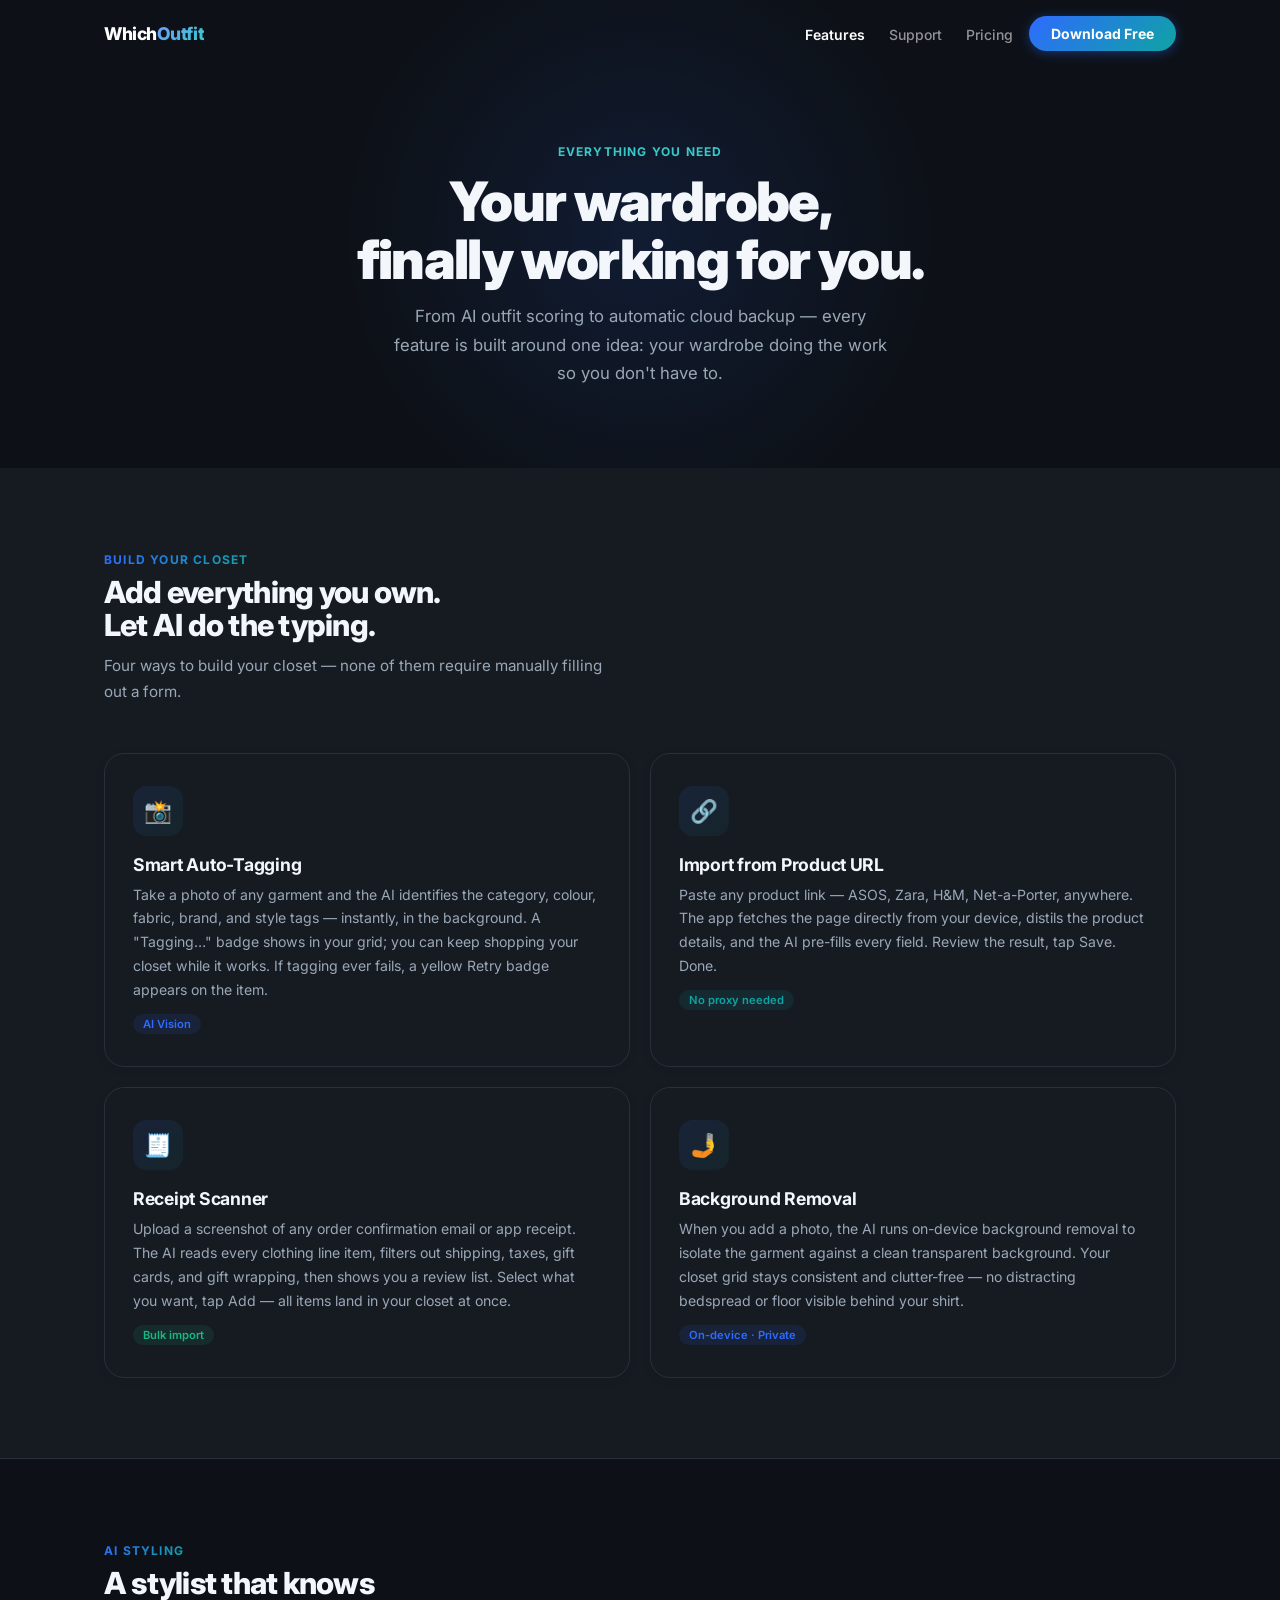
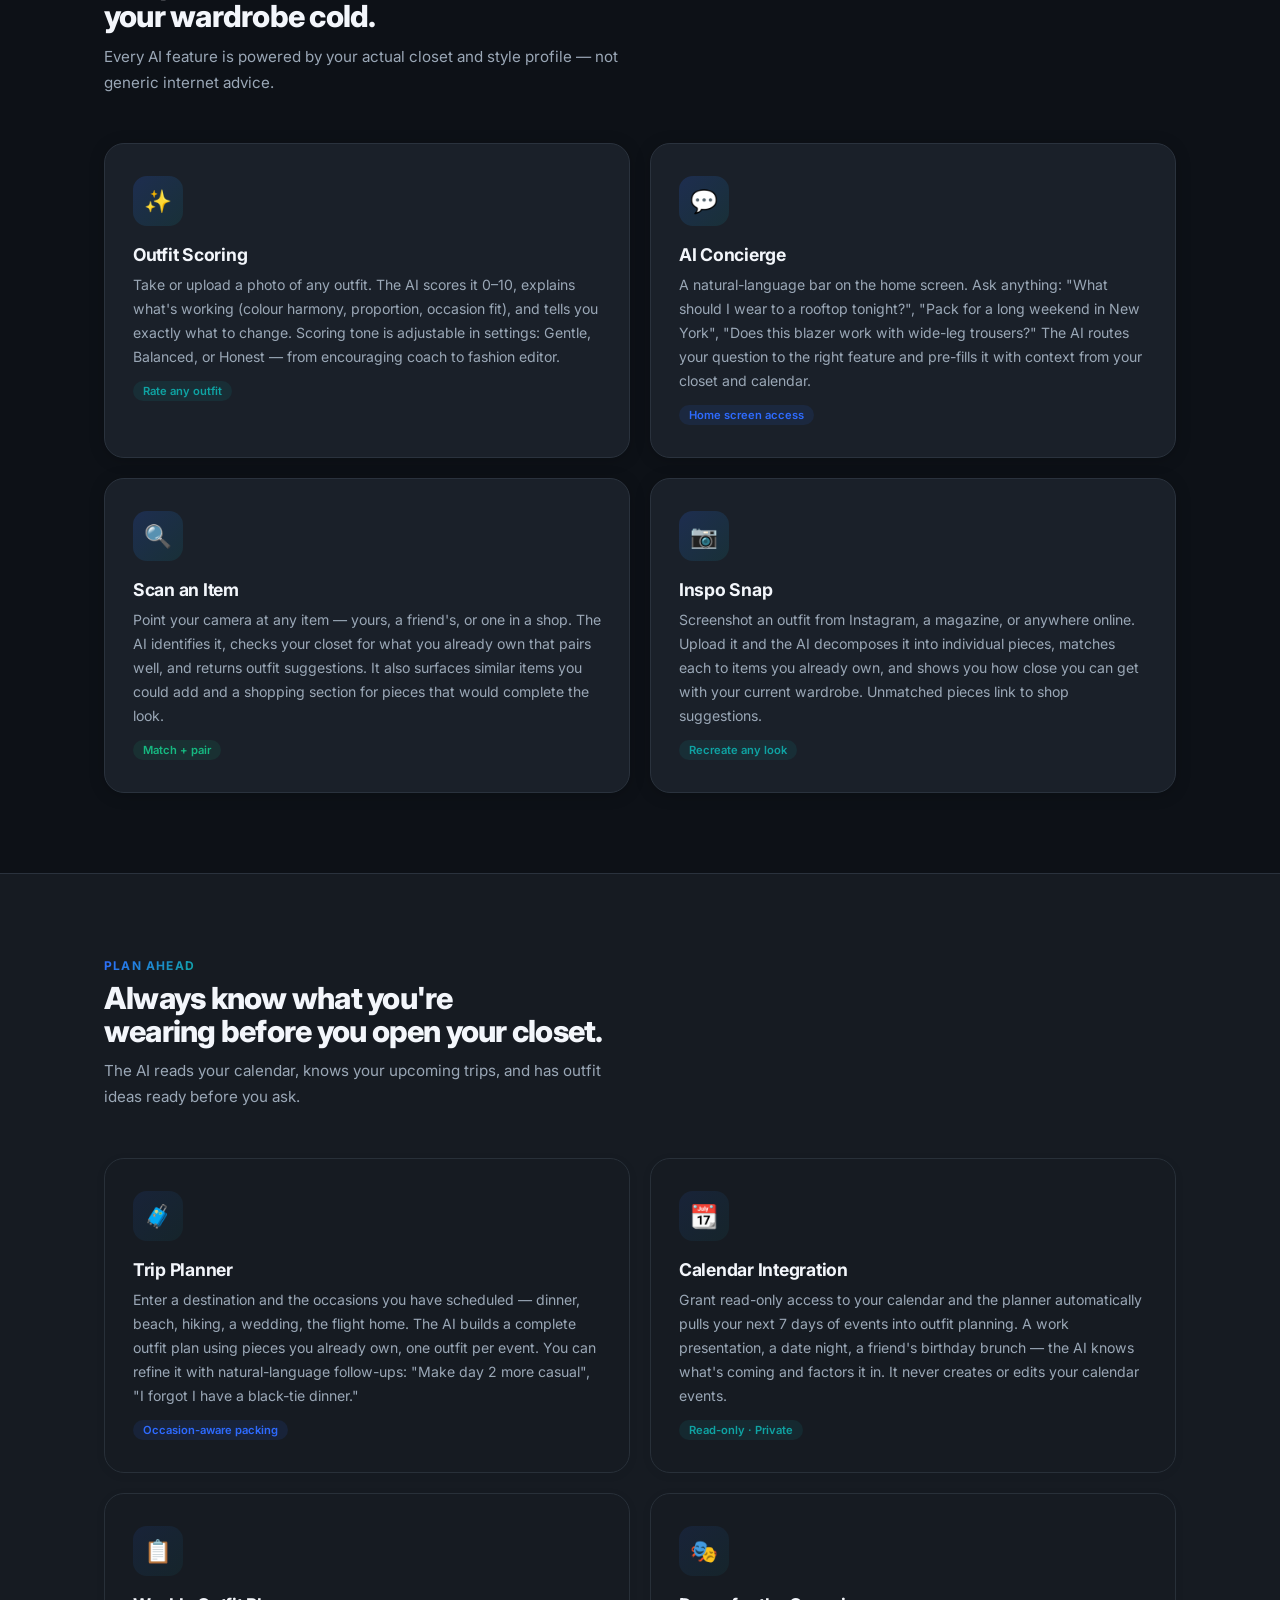
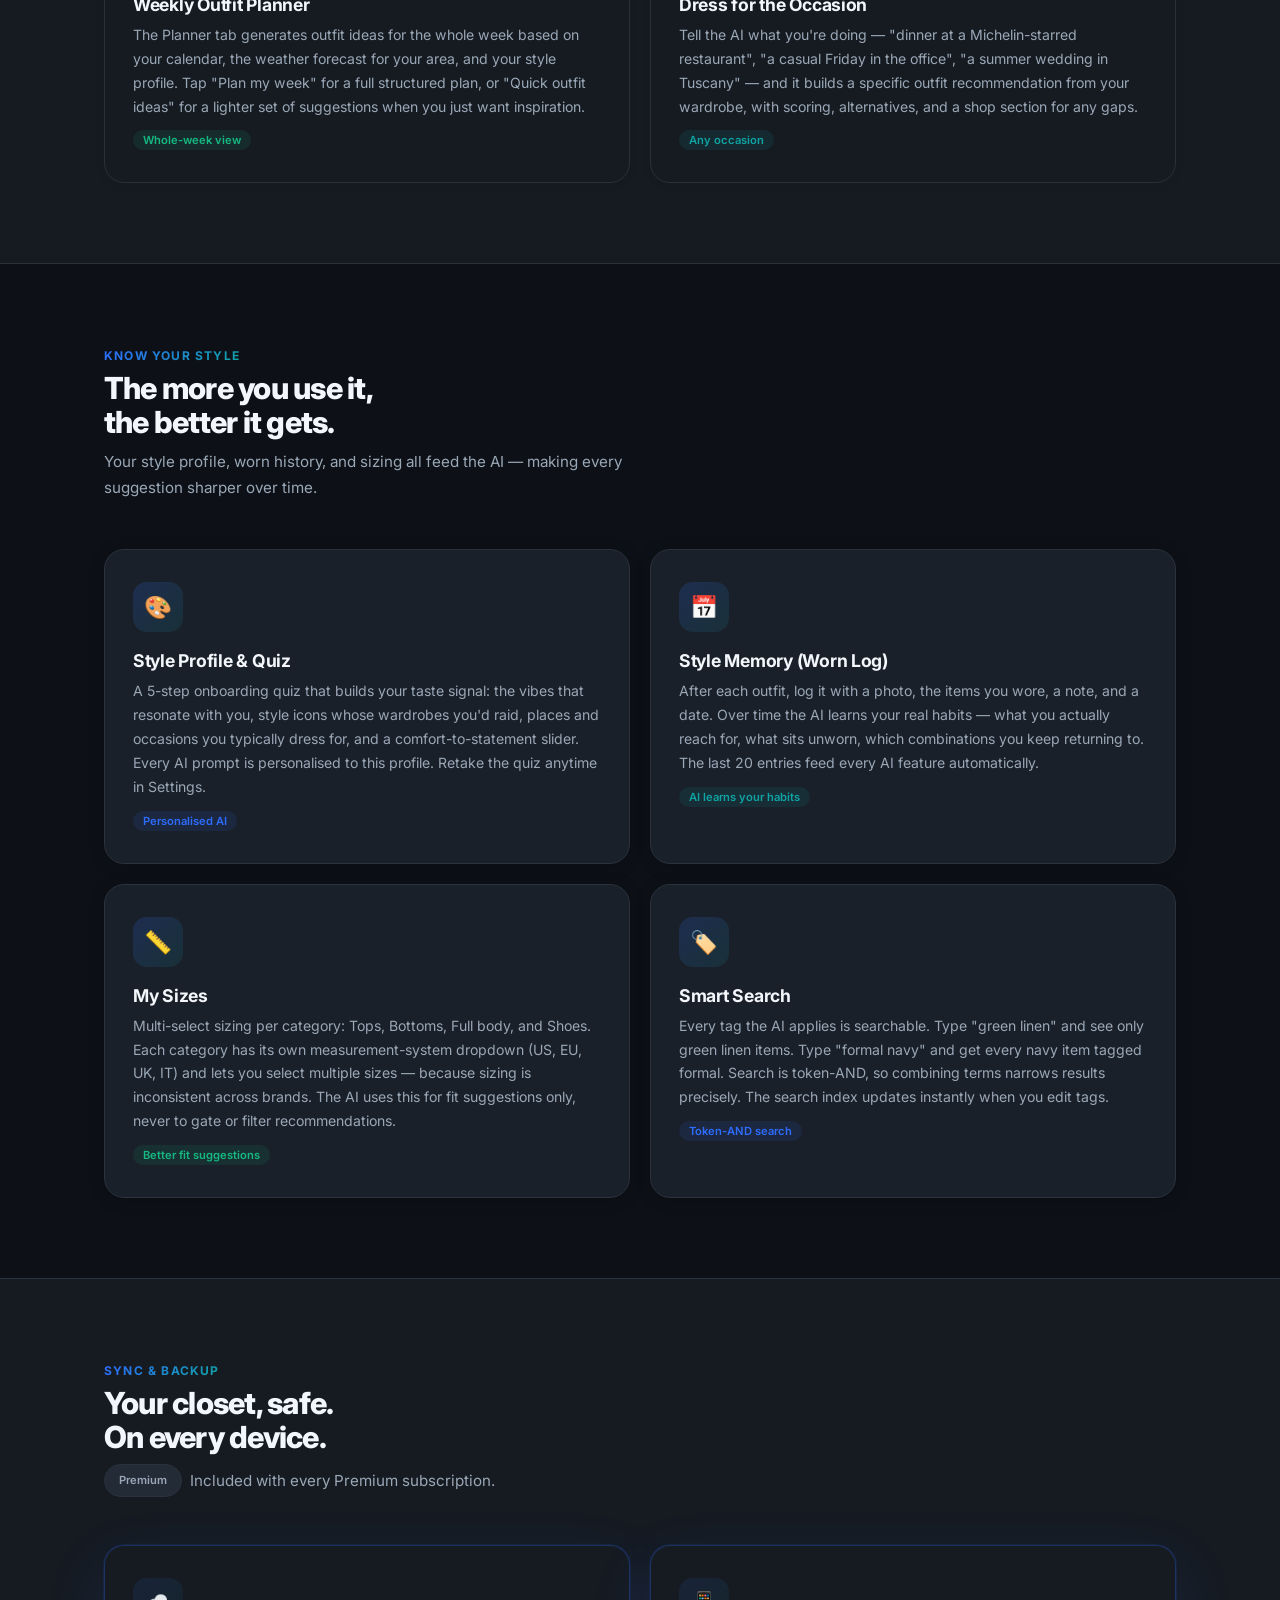
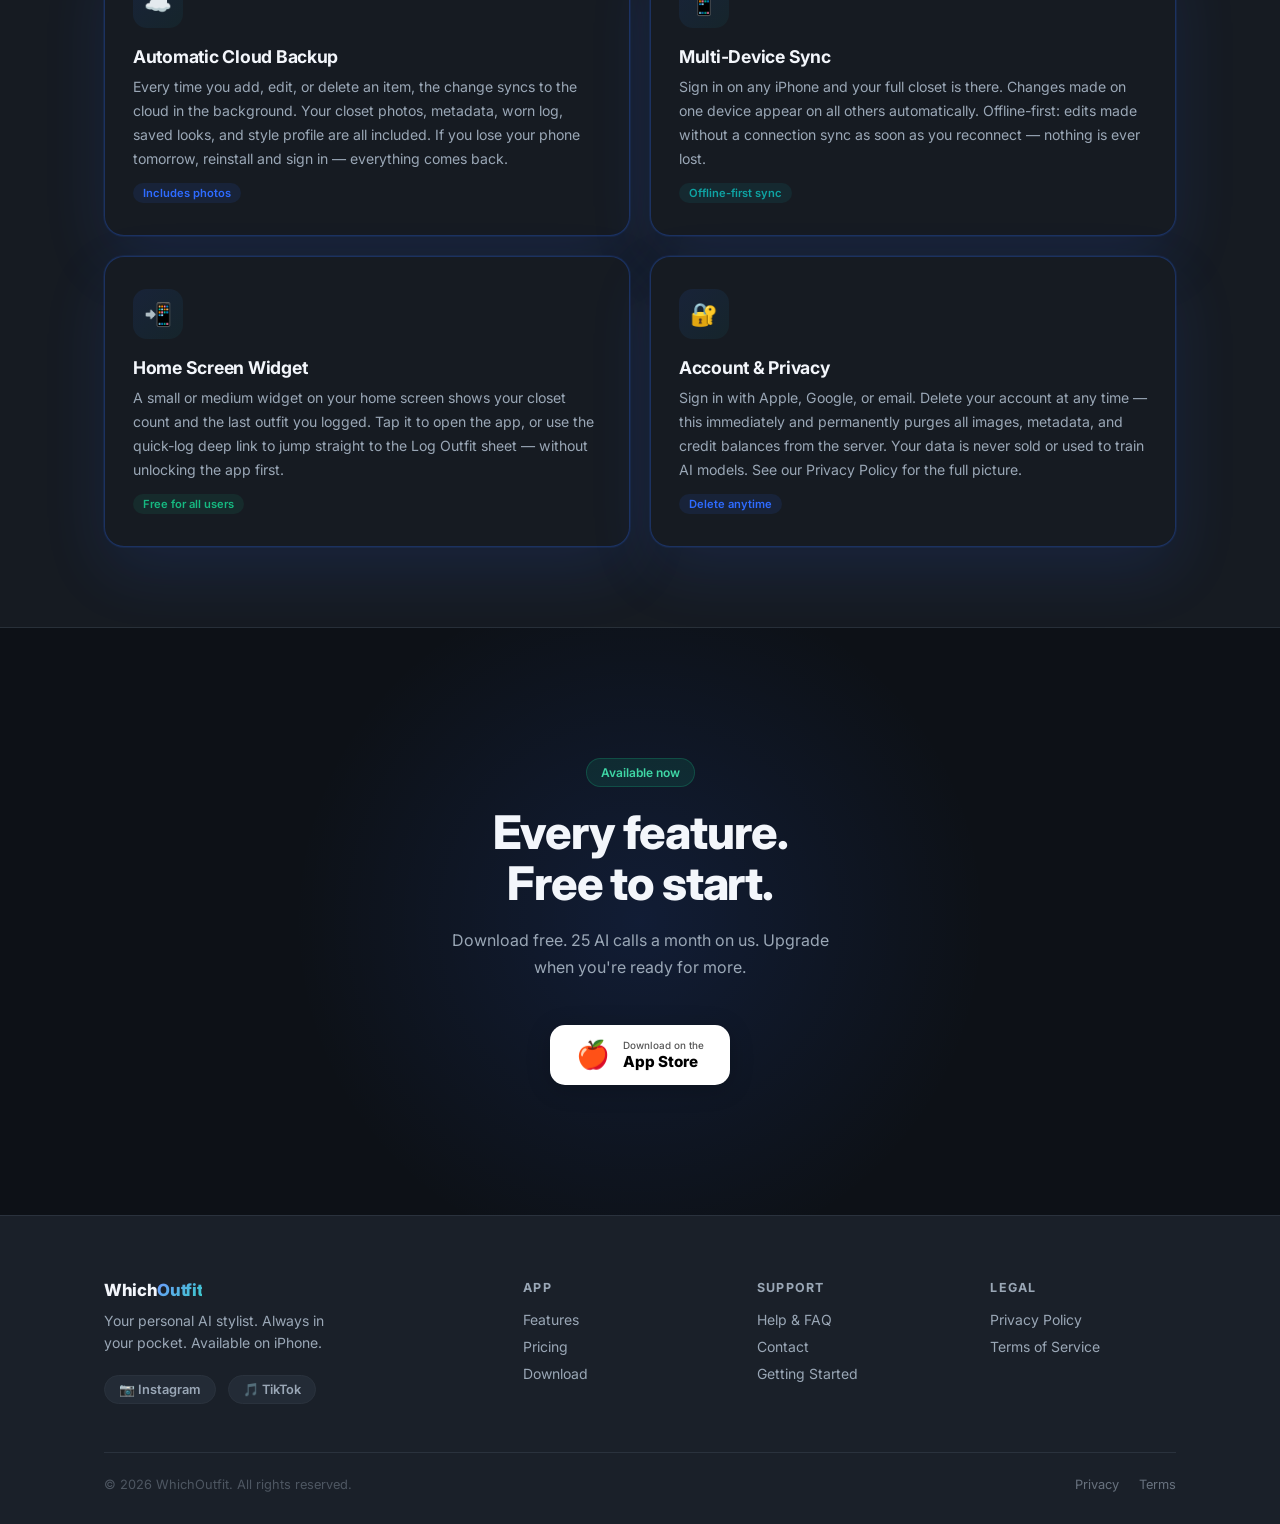
<file: features.html>
<!DOCTYPE html>
<html lang="en">
<head>
  <meta charset="UTF-8">
  <meta name="viewport" content="width=device-width, initial-scale=1.0">
  <title>Features — WhichOutfit</title>
  <meta name="description" content="Every feature in WhichOutfit — AI outfit scoring, smart auto-tagging, trip planner, style memory, cloud backup, and more.">
  <link rel="preconnect" href="https://fonts.googleapis.com">
  <link rel="preconnect" href="https://fonts.gstatic.com" crossorigin>
  <link href="https://fonts.googleapis.com/css2?family=Inter:wght@400;500;600;700;800;900&display=swap" rel="stylesheet">
  <meta name="theme-color" content="#0D1117">
  <link rel="icon" type="image/svg+xml" href="favicon.svg">
  <link rel="stylesheet" href="style.css">
</head>
<body>

<nav class="nav" id="nav">
  <div class="nav-inner">
    <a href="index.html" class="nav-logo">Which<span class="grad">Outfit</span></a>
    <ul class="nav-links">
      <li><a href="features.html" class="active">Features</a></li>
      <li><a href="support.html">Support</a></li>
      <li><a href="index.html#pricing">Pricing</a></li>
    </ul>
    <a href="index.html#download" class="nav-dl">Download Free</a>
    <button class="nav-burger" aria-label="Menu"><span></span><span></span><span></span></button>
  </div>
</nav>

<!-- HERO -->
<section class="page-hero">
  <div class="container">
    <span class="eyebrow fade-up" style="color:var(--teal-l);margin-bottom:14px;display:inline-block">Everything you need</span>
    <h1 class="fade-up d1">Your wardrobe,<br>finally working for you.</h1>
    <p class="fade-up d2">From AI outfit scoring to automatic cloud backup — every feature is built around one idea: your wardrobe doing the work so you don't have to.</p>
  </div>
</section>

<!-- ══════════════════════════════════════════
     CATEGORY 1 · BUILD YOUR CLOSET
══════════════════════════════════════════ -->
<section class="feat-category section-surface" id="catalog">
  <div class="container">
    <div class="feat-category-hdr fade-up">
      <span class="eyebrow eyebrow-grad">Build Your Closet</span>
      <h2>Add everything you own.<br>Let AI do the typing.</h2>
      <p>Four ways to build your closet — none of them require manually filling out a form.</p>
    </div>
    <div class="feat-big-grid">
      <div class="card feat-big-card fade-up">
        <div class="card-icon">📸</div>
        <h3>Smart Auto-Tagging</h3>
        <p>Take a photo of any garment and the AI identifies the category, colour, fabric, brand, and style tags — instantly, in the background. A "Tagging…" badge shows in your grid; you can keep shopping your closet while it works. If tagging ever fails, a yellow Retry badge appears on the item.</p>
        <span class="feat-tag feat-tag-blue">AI Vision</span>
      </div>
      <div class="card feat-big-card fade-up d1">
        <div class="card-icon">🔗</div>
        <h3>Import from Product URL</h3>
        <p>Paste any product link — ASOS, Zara, H&amp;M, Net-a-Porter, anywhere. The app fetches the page directly from your device, distils the product details, and the AI pre-fills every field. Review the result, tap Save. Done.</p>
        <span class="feat-tag feat-tag-teal">No proxy needed</span>
      </div>
      <div class="card feat-big-card fade-up">
        <div class="card-icon">🧾</div>
        <h3>Receipt Scanner</h3>
        <p>Upload a screenshot of any order confirmation email or app receipt. The AI reads every clothing line item, filters out shipping, taxes, gift cards, and gift wrapping, then shows you a review list. Select what you want, tap Add — all items land in your closet at once.</p>
        <span class="feat-tag feat-tag-green">Bulk import</span>
      </div>
      <div class="card feat-big-card fade-up d1">
        <div class="card-icon">🤳</div>
        <h3>Background Removal</h3>
        <p>When you add a photo, the AI runs on-device background removal to isolate the garment against a clean transparent background. Your closet grid stays consistent and clutter-free — no distracting bedspread or floor visible behind your shirt.</p>
        <span class="feat-tag feat-tag-blue">On-device · Private</span>
      </div>
    </div>
  </div>
</section>

<!-- ══════════════════════════════════════════
     CATEGORY 2 · AI STYLING
══════════════════════════════════════════ -->
<section class="feat-category feat-category-dark section-dark" id="styling">
  <div class="container">
    <div class="feat-category-hdr fade-up">
      <span class="eyebrow eyebrow-grad">AI Styling</span>
      <h2>A stylist that knows<br>your wardrobe cold.</h2>
      <p>Every AI feature is powered by your actual closet and style profile — not generic internet advice.</p>
    </div>
    <div class="feat-big-grid">
      <div class="card card-dark feat-big-card fade-up">
        <div class="card-icon card-icon-dark">✨</div>
        <h3>Outfit Scoring</h3>
        <p>Take or upload a photo of any outfit. The AI scores it 0–10, explains what's working (colour harmony, proportion, occasion fit), and tells you exactly what to change. Scoring tone is adjustable in settings: Gentle, Balanced, or Honest — from encouraging coach to fashion editor.</p>
        <span class="feat-tag feat-tag-teal">Rate any outfit</span>
      </div>
      <div class="card card-dark feat-big-card fade-up d1">
        <div class="card-icon card-icon-dark">💬</div>
        <h3>AI Concierge</h3>
        <p>A natural-language bar on the home screen. Ask anything: "What should I wear to a rooftop tonight?", "Pack for a long weekend in New York", "Does this blazer work with wide-leg trousers?" The AI routes your question to the right feature and pre-fills it with context from your closet and calendar.</p>
        <span class="feat-tag feat-tag-blue">Home screen access</span>
      </div>
      <div class="card card-dark feat-big-card fade-up">
        <div class="card-icon card-icon-dark">🔍</div>
        <h3>Scan an Item</h3>
        <p>Point your camera at any item — yours, a friend's, or one in a shop. The AI identifies it, checks your closet for what you already own that pairs well, and returns outfit suggestions. It also surfaces similar items you could add and a shopping section for pieces that would complete the look.</p>
        <span class="feat-tag feat-tag-green">Match + pair</span>
      </div>
      <div class="card card-dark feat-big-card fade-up d1">
        <div class="card-icon card-icon-dark">📷</div>
        <h3>Inspo Snap</h3>
        <p>Screenshot an outfit from Instagram, a magazine, or anywhere online. Upload it and the AI decomposes it into individual pieces, matches each to items you already own, and shows you how close you can get with your current wardrobe. Unmatched pieces link to shop suggestions.</p>
        <span class="feat-tag feat-tag-teal">Recreate any look</span>
      </div>
    </div>
  </div>
</section>

<!-- ══════════════════════════════════════════
     CATEGORY 3 · PLAN AHEAD
══════════════════════════════════════════ -->
<section class="feat-category section-surface" id="planning">
  <div class="container">
    <div class="feat-category-hdr fade-up">
      <span class="eyebrow eyebrow-grad">Plan Ahead</span>
      <h2>Always know what you're<br>wearing before you open your closet.</h2>
      <p>The AI reads your calendar, knows your upcoming trips, and has outfit ideas ready before you ask.</p>
    </div>
    <div class="feat-big-grid">
      <div class="card feat-big-card fade-up">
        <div class="card-icon">🧳</div>
        <h3>Trip Planner</h3>
        <p>Enter a destination and the occasions you have scheduled — dinner, beach, hiking, a wedding, the flight home. The AI builds a complete outfit plan using pieces you already own, one outfit per event. You can refine it with natural-language follow-ups: "Make day 2 more casual", "I forgot I have a black-tie dinner."</p>
        <span class="feat-tag feat-tag-blue">Occasion-aware packing</span>
      </div>
      <div class="card feat-big-card fade-up d1">
        <div class="card-icon">📆</div>
        <h3>Calendar Integration</h3>
        <p>Grant read-only access to your calendar and the planner automatically pulls your next 7 days of events into outfit planning. A work presentation, a date night, a friend's birthday brunch — the AI knows what's coming and factors it in. It never creates or edits your calendar events.</p>
        <span class="feat-tag feat-tag-teal">Read-only · Private</span>
      </div>
      <div class="card feat-big-card fade-up">
        <div class="card-icon">📋</div>
        <h3>Weekly Outfit Planner</h3>
        <p>The Planner tab generates outfit ideas for the whole week based on your calendar, the weather forecast for your area, and your style profile. Tap "Plan my week" for a full structured plan, or "Quick outfit ideas" for a lighter set of suggestions when you just want inspiration.</p>
        <span class="feat-tag feat-tag-green">Whole-week view</span>
      </div>
      <div class="card feat-big-card fade-up d1">
        <div class="card-icon">🎭</div>
        <h3>Dress for the Occasion</h3>
        <p>Tell the AI what you're doing — "dinner at a Michelin-starred restaurant", "a casual Friday in the office", "a summer wedding in Tuscany" — and it builds a specific outfit recommendation from your wardrobe, with scoring, alternatives, and a shop section for any gaps.</p>
        <span class="feat-tag feat-tag-teal">Any occasion</span>
      </div>
    </div>
  </div>
</section>

<!-- ══════════════════════════════════════════
     CATEGORY 4 · KNOW YOUR STYLE
══════════════════════════════════════════ -->
<section class="feat-category feat-category-dark section-dark" id="profile">
  <div class="container">
    <div class="feat-category-hdr fade-up">
      <span class="eyebrow eyebrow-grad">Know Your Style</span>
      <h2>The more you use it,<br>the better it gets.</h2>
      <p>Your style profile, worn history, and sizing all feed the AI — making every suggestion sharper over time.</p>
    </div>
    <div class="feat-big-grid">
      <div class="card card-dark feat-big-card fade-up">
        <div class="card-icon card-icon-dark">🎨</div>
        <h3>Style Profile & Quiz</h3>
        <p>A 5-step onboarding quiz that builds your taste signal: the vibes that resonate with you, style icons whose wardrobes you'd raid, places and occasions you typically dress for, and a comfort-to-statement slider. Every AI prompt is personalised to this profile. Retake the quiz anytime in Settings.</p>
        <span class="feat-tag feat-tag-blue">Personalised AI</span>
      </div>
      <div class="card card-dark feat-big-card fade-up d1">
        <div class="card-icon card-icon-dark">📅</div>
        <h3>Style Memory (Worn Log)</h3>
        <p>After each outfit, log it with a photo, the items you wore, a note, and a date. Over time the AI learns your real habits — what you actually reach for, what sits unworn, which combinations you keep returning to. The last 20 entries feed every AI feature automatically.</p>
        <span class="feat-tag feat-tag-teal">AI learns your habits</span>
      </div>
      <div class="card card-dark feat-big-card fade-up">
        <div class="card-icon card-icon-dark">📏</div>
        <h3>My Sizes</h3>
        <p>Multi-select sizing per category: Tops, Bottoms, Full body, and Shoes. Each category has its own measurement-system dropdown (US, EU, UK, IT) and lets you select multiple sizes — because sizing is inconsistent across brands. The AI uses this for fit suggestions only, never to gate or filter recommendations.</p>
        <span class="feat-tag feat-tag-green">Better fit suggestions</span>
      </div>
      <div class="card card-dark feat-big-card fade-up d1">
        <div class="card-icon card-icon-dark">🏷️</div>
        <h3>Smart Search</h3>
        <p>Every tag the AI applies is searchable. Type "green linen" and see only green linen items. Type "formal navy" and get every navy item tagged formal. Search is token-AND, so combining terms narrows results precisely. The search index updates instantly when you edit tags.</p>
        <span class="feat-tag feat-tag-blue">Token-AND search</span>
      </div>
    </div>
  </div>
</section>

<!-- ══════════════════════════════════════════
     CATEGORY 5 · SYNC & BACKUP (PREMIUM)
══════════════════════════════════════════ -->
<section class="feat-category section-surface" id="sync">
  <div class="container">
    <div class="feat-category-hdr fade-up">
      <span class="eyebrow eyebrow-grad">Sync & Backup</span>
      <h2>Your closet, safe.<br>On every device.</h2>
      <p style="display:flex;align-items:center;gap:8px"><span class="badge badge-surface" style="font-size:.7rem">Premium</span> Included with every Premium subscription.</p>
    </div>
    <div class="feat-big-grid">
      <div class="card feat-big-card card-feat fade-up">
        <div class="card-icon">☁️</div>
        <h3>Automatic Cloud Backup</h3>
        <p>Every time you add, edit, or delete an item, the change syncs to the cloud in the background. Your closet photos, metadata, worn log, saved looks, and style profile are all included. If you lose your phone tomorrow, reinstall and sign in — everything comes back.</p>
        <span class="feat-tag feat-tag-blue">Includes photos</span>
      </div>
      <div class="card feat-big-card card-feat fade-up d1">
        <div class="card-icon">📱</div>
        <h3>Multi-Device Sync</h3>
        <p>Sign in on any iPhone and your full closet is there. Changes made on one device appear on all others automatically. Offline-first: edits made without a connection sync as soon as you reconnect — nothing is ever lost.</p>
        <span class="feat-tag feat-tag-teal">Offline-first sync</span>
      </div>
      <div class="card feat-big-card card-feat fade-up">
        <div class="card-icon">📲</div>
        <h3>Home Screen Widget</h3>
        <p>A small or medium widget on your home screen shows your closet count and the last outfit you logged. Tap it to open the app, or use the quick-log deep link to jump straight to the Log Outfit sheet — without unlocking the app first.</p>
        <span class="feat-tag feat-tag-green">Free for all users</span>
      </div>
      <div class="card feat-big-card card-feat fade-up d1">
        <div class="card-icon">🔐</div>
        <h3>Account & Privacy</h3>
        <p>Sign in with Apple, Google, or email. Delete your account at any time — this immediately and permanently purges all images, metadata, and credit balances from the server. Your data is never sold or used to train AI models. See our Privacy Policy for the full picture.</p>
        <span class="feat-tag feat-tag-blue">Delete anytime</span>
      </div>
    </div>
  </div>
</section>

<!-- DOWNLOAD CTA -->
<section class="dl-section">
  <div class="container">
    <div class="badge badge-green fade-up" style="margin-bottom:20px">Available now</div>
    <h2 class="fade-up d1">Every feature.<br>Free to start.</h2>
    <p class="fade-up d2">Download free. 25 AI calls a month on us. Upgrade when you're ready for more.</p>
    <div class="dl-ctas fade-up d3">
      <a href="https://apps.apple.com/us/app/whichoutfit/id6778094125" target="_blank" rel="noopener" class="btn btn-appstore">
        <span class="as-icon">🍎</span>
        <div class="as-text"><small>Download on the</small><strong>App Store</strong></div>
      </a>
    </div>
  </div>
</section>

<footer class="footer">
  <div class="container">
    <div class="footer-grid">
      <div class="footer-brand">
        <a href="index.html" class="footer-logo">Which<span class="grad">Outfit</span></a>
        <p>Your personal AI stylist. Always in your pocket. Available on iPhone.</p>
        <div class="footer-social">
          <a href="https://www.instagram.com/whichoutfitapp" target="_blank" rel="noopener">📷 Instagram</a>
          <a href="https://www.tiktok.com/@whichoutfitapp" target="_blank" rel="noopener">🎵 TikTok</a>
        </div>
      </div>
      <div class="footer-col">
        <h4>App</h4>
        <a href="features.html">Features</a>
        <a href="index.html#pricing">Pricing</a>
        <a href="index.html#download">Download</a>
      </div>
      <div class="footer-col">
        <h4>Support</h4>
        <a href="support.html">Help & FAQ</a>
        <a href="support.html#contact">Contact</a>
        <a href="support.html#getting-started">Getting Started</a>
      </div>
      <div class="footer-col">
        <h4>Legal</h4>
        <a href="privacy.html">Privacy Policy</a>
        <a href="terms.html">Terms of Service</a>
      </div>
    </div>
    <div class="footer-bottom">
      <span class="footer-copy">© 2026 WhichOutfit. All rights reserved.</span>
      <div class="footer-legal">
        <a href="privacy.html">Privacy</a>
        <a href="terms.html">Terms</a>
      </div>
    </div>
  </div>
</footer>

<script src="main.js"></script>
</body>
</html>
</file>
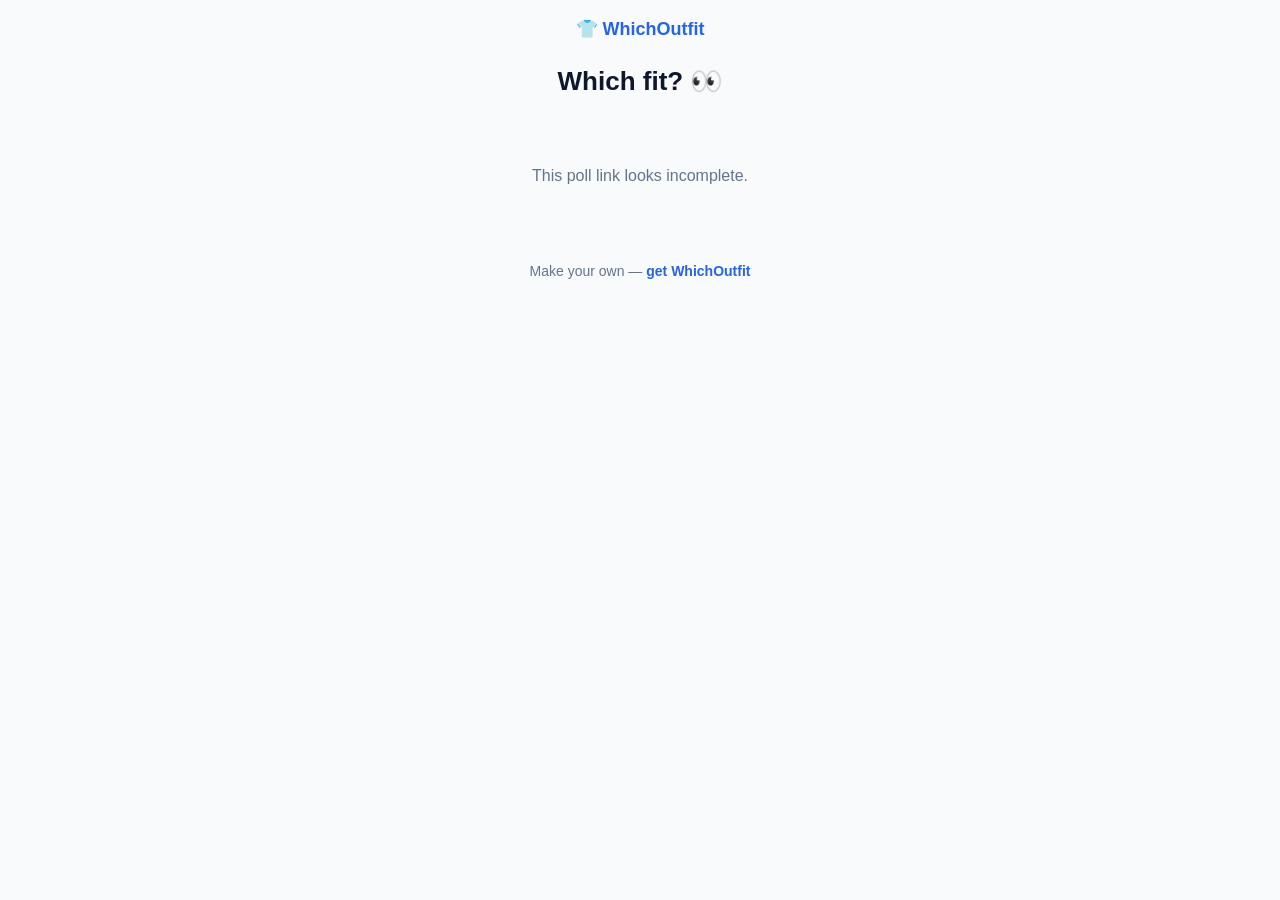
<file: p.html>
<!doctype html>
<html lang="en">
<head>
<meta charset="utf-8"/>
<meta name="viewport" content="width=device-width, initial-scale=1"/>
<title>WhichOutfit — Which fit? 👀</title>
<meta name="description" content="Help me pick — vote on my outfit. No app needed."/>

<!-- Link preview (iMessage / social). Generic branded card — served as real text/html
     from whichoutfit.app so it renders as a rich link, not a downloaded document. -->
<meta property="og:type" content="website"/>
<meta property="og:site_name" content="WhichOutfit"/>
<meta property="og:title" content="Which fit? 👀"/>
<meta property="og:description" content="Help me pick — tap to vote. No app needed."/>
<meta property="og:image" content="https://whichoutfit.app/poll-og.png"/>
<meta property="og:image:width" content="1200"/>
<meta property="og:image:height" content="1200"/>
<meta name="twitter:card" content="summary_large_image"/>
<meta name="twitter:title" content="Which fit? 👀"/>
<meta name="twitter:description" content="Help me pick — tap to vote. No app needed."/>
<meta name="twitter:image" content="https://whichoutfit.app/poll-og.png"/>

<link rel="icon" type="image/svg+xml" href="favicon.svg"/>
<style>
:root{--blue:#3b82f6;--ink:#0f172a;--muted:#64748b;--bg:#f8fafc;--card:#fff;--line:#e2e8f0}
*{box-sizing:border-box}
body{margin:0;font-family:-apple-system,BlinkMacSystemFont,'Segoe UI',Roboto,sans-serif;background:var(--bg);color:var(--ink)}
header{padding:18px;text-align:center}
.brand{font-weight:800;color:#2563eb;font-size:18px;text-decoration:none}
main{max-width:520px;margin:0 auto;padding:0 18px 48px}
h1{font-size:26px;font-weight:800;text-align:center;margin:8px 0 22px}
.card{background:var(--card);border:1px solid var(--line);border-radius:20px;overflow:hidden;box-shadow:0 6px 24px rgba(15,23,42,.06)}
.card img{display:block;width:100%;height:auto}
.btns{display:flex;gap:12px;margin-top:18px}
.vote{flex:1;border:0;border-radius:16px;padding:18px;font-size:18px;font-weight:700;cursor:pointer;color:#fff}
.vote.yes{background:#22c55e}.vote.no{background:#ef4444}
.vote.pick{width:100%;background:#2563eb;margin-top:10px;padding:12px;font-size:15px}
.vote:disabled{opacity:.55}
.grid{display:grid;grid-template-columns:1fr 1fr;gap:12px}
.opt{position:relative;background:var(--card);border:2px solid var(--line);border-radius:18px;overflow:hidden;padding:8px}
.opt.win{border-color:#22c55e}
.opt img{display:block;width:100%;height:auto;border-radius:12px}
.badge{position:absolute;top:12px;left:12px;background:rgba(15,23,42,.78);color:#fff;width:26px;height:26px;border-radius:13px;display:flex;align-items:center;justify-content:center;font-weight:700;font-size:14px}
.optres{text-align:center;font-weight:800;padding:8px 0 4px}
.res{margin-top:20px}
.row{display:flex;align-items:center;gap:10px;margin:10px 0}
.lbl{width:78px;font-weight:700}
.track{flex:1;height:14px;background:#e2e8f0;border-radius:7px;overflow:hidden}
.fill{display:block;height:100%}.fill.up{background:#22c55e}.fill.down{background:#ef4444}
.num{width:42px;text-align:right;font-weight:700}
.tot{text-align:center;color:var(--muted);margin-top:16px}
.state{text-align:center;color:var(--muted);padding:48px 12px;font-size:16px}

/* comments */
.sec-title{font-size:15px;font-weight:800;margin:30px 0 12px;color:var(--ink)}
.comments{display:flex;flex-direction:column;gap:10px}
.comment{background:var(--card);border:1px solid var(--line);border-radius:14px;padding:12px 14px}
.comment .who{font-weight:700;font-size:13px;color:var(--ink);margin-bottom:2px}
.comment .body{font-size:15px;color:#1f2937;white-space:pre-wrap;word-break:break-word}
.comments-empty{color:var(--muted);font-size:14px;padding:4px 2px 8px}
.cform{margin-top:14px;display:flex;flex-direction:column;gap:8px}
.cform input,.cform textarea{width:100%;border:1px solid var(--line);border-radius:12px;padding:12px 14px;font-size:15px;font-family:inherit;background:#fff;color:var(--ink)}
.cform textarea{resize:vertical;min-height:48px}
.cform .post{align-self:flex-end;background:#2563eb;color:#fff;border:0;border-radius:12px;padding:11px 20px;font-weight:700;font-size:15px;cursor:pointer}
.cform .post:disabled{opacity:.55}

/* referral CTA */
.cta{margin-top:30px;border-radius:20px;padding:22px;text-align:center;color:#fff;background:linear-gradient(135deg,#2E6BFF 0%,#0FA3A3 100%)}
.cta .k{font-size:12px;font-weight:800;letter-spacing:.08em;text-transform:uppercase;opacity:.9}
.cta .h{font-size:21px;font-weight:800;margin:6px 0 4px}
.cta .p{font-size:14px;opacity:.92;margin-bottom:16px}
.cta a{display:inline-block;background:#fff;color:#1f2937;font-weight:800;font-size:15px;text-decoration:none;padding:13px 26px;border-radius:14px}

footer{text-align:center;color:var(--muted);margin-top:30px;font-size:14px}
footer a{color:#2563eb;text-decoration:none;font-weight:600}
</style>
</head>
<body>
<header><a class="brand" href="https://whichoutfit.app">👕 WhichOutfit</a></header>
<main>
  <h1 id="title">Which fit? 👀</h1>
  <div id="poll"><div class="state">Loading…</div></div>

  <div id="extra" style="display:none">
    <!-- friend comments -->
    <div class="sec-title">💬 Comments</div>
    <div id="comments" class="comments"></div>
    <form id="cform" class="cform" autocomplete="off">
      <input id="cname" type="text" maxlength="40" placeholder="Your name (optional)"/>
      <textarea id="cbody" maxlength="280" placeholder="Add a comment — e.g. love the top, swap the shoes"></textarea>
      <button id="cpost" class="post" type="submit">Post comment</button>
    </form>

    <!-- referral vector -->
    <div class="cta">
      <div class="k">Psst — you've got taste</div>
      <div class="h">Get WhichOutfit free for a month</div>
      <div class="p">Your AI stylist for the wardrobe you already own. First month of Premium on us.</div>
      <a id="redeem" href="#" target="_blank" rel="noopener">Claim a month free →</a>
    </div>
  </div>

  <footer>Make your own — <a href="https://whichoutfit.app">get WhichOutfit</a></footer>
</main>

<script>
(function () {
  var API = 'https://irfzsyzhoxxtzuugdtef.supabase.co/functions/v1/poll';

  // Referral target. Swap to an Apple Offer Code redemption URL to grant a literal
  // free month, e.g.:
  //   https://apps.apple.com/redeem?ctx=offercodes&id=6778094125&code=FRIEND
  // Until an offer code exists, this drives installs to the App Store listing.
  var REDEEM_URL = 'https://apps.apple.com/us/app/whichoutfit/id6778094125';

  var params = new URLSearchParams(location.search);
  var id = params.get('id');
  var root = document.getElementById('poll');
  var extra = document.getElementById('extra');
  var titleEl = document.getElementById('title');
  var commentsEl = document.getElementById('comments');
  var data = null;

  document.getElementById('redeem').href = REDEEM_URL;

  if (!id) { root.innerHTML = '<div class="state">This poll link looks incomplete.</div>'; return; }

  var voter = localStorage.getItem('wo_voter');
  if (!voter) { voter = Math.random().toString(36).slice(2) + Date.now().toString(36); localStorage.setItem('wo_voter', voter); }

  function esc(s) { return (s || '').replace(/&/g, '&amp;').replace(/</g, '&lt;').replace(/>/g, '&gt;'); }
  function pct(n, t) { return t > 0 ? Math.round(n * 100 / t) : 0; }
  function bar(label, n, t, cls) {
    var p = pct(n, t);
    return '<div class="row"><span class="lbl">' + label + '</span><span class="track"><span class="fill ' + cls + '" style="width:' + p + '%"></span></span><span class="num">' + p + '%</span></div>';
  }

  function renderComments() {
    var list = (data && data.comments) || [];
    if (!list.length) {
      commentsEl.innerHTML = '<div class="comments-empty">No comments yet — be the first to weigh in.</div>';
      return;
    }
    var html = '';
    for (var i = 0; i < list.length; i++) {
      var c = list[i];
      var who = c.name && c.name.trim() ? esc(c.name) : 'Friend';
      html += '<div class="comment"><div class="who">' + who + '</div><div class="body">' + esc(c.body) + '</div></div>';
    }
    commentsEl.innerHTML = html;
  }

  function render(showResults) {
    if (data.question && data.question.trim()) { titleEl.textContent = data.question; }
    var html = '';
    if (data.kind === 'binary') {
      var o = data.options[0]; var t = o.up + o.down;
      html += '<div class="card"><img src="' + o.image_url + '" alt="outfit"/></div>';
      if (showResults) {
        html += '<div class="res">' + bar('👍 Yes', o.up, t, 'up') + bar('👎 No', o.down, t, 'down') + '</div><p class="tot">' + t + ' vote' + (t === 1 ? '' : 's') + '</p>';
      } else {
        html += '<div class="btns"><button class="vote yes" data-opt="' + o.id + '" data-val="up">👍 Yes</button><button class="vote no" data-opt="' + o.id + '" data-val="down">👎 No</button></div>';
      }
    } else {
      var total = 0; for (var i = 0; i < data.options.length; i++) { total += data.options[i].picks; }
      var top = -1; for (var m = 0; m < data.options.length; m++) { if (data.options[m].picks > top) top = data.options[m].picks; }
      html += '<div class="grid">';
      for (var j = 0; j < data.options.length; j++) {
        var op = data.options[j];
        var win = showResults && total > 0 && op.picks === top ? ' win' : '';
        html += '<div class="opt' + win + '"><div class="badge">' + (j + 1) + '</div><img src="' + op.image_url + '" alt="option"/>';
        if (showResults) { html += '<div class="optres">' + pct(op.picks, total) + '% · ' + op.picks + '</div>'; }
        else { html += '<button class="vote pick" data-opt="' + op.id + '" data-val="pick">Pick this</button>'; }
        html += '</div>';
      }
      html += '</div>';
      if (showResults) { html += '<p class="tot">' + total + ' vote' + (total === 1 ? '' : 's') + '</p>'; }
    }
    root.innerHTML = html;
    if (!showResults) {
      var bs = root.querySelectorAll('.vote');
      for (var k = 0; k < bs.length; k++) { bs[k].addEventListener('click', onVote); }
    }
    extra.style.display = '';
    renderComments();
  }

  function onVote(e) {
    var b = e.currentTarget, opt = b.getAttribute('data-opt'), val = b.getAttribute('data-val');
    var all = root.querySelectorAll('.vote');
    for (var i = 0; i < all.length; i++) { all[i].disabled = true; }
    fetch(API + '?id=' + encodeURIComponent(id), {
      method: 'POST',
      headers: { 'Content-Type': 'application/json' },
      body: JSON.stringify({ option_id: opt, value: val, voter: voter })
    })
      .then(function (r) { return r.json(); })
      .then(function (res) { data = res; localStorage.setItem('wo_voted_' + data.id, '1'); render(true); })
      .catch(function () { for (var i = 0; i < all.length; i++) { all[i].disabled = false; } });
  }

  document.getElementById('cform').addEventListener('submit', function (e) {
    e.preventDefault();
    var bodyEl = document.getElementById('cbody');
    var nameEl = document.getElementById('cname');
    var postBtn = document.getElementById('cpost');
    var text = bodyEl.value.trim();
    if (!text) return;
    postBtn.disabled = true;
    fetch(API + '?id=' + encodeURIComponent(id), {
      method: 'POST',
      headers: { 'Content-Type': 'application/json' },
      body: JSON.stringify({ comment: text, name: nameEl.value.trim(), voter: voter })
    })
      .then(function (r) { if (!r.ok) throw new Error('post failed'); return r.json(); })
      .then(function (res) { data = res; bodyEl.value = ''; renderComments(); postBtn.disabled = false; })
      .catch(function () { postBtn.disabled = false; });
  });

  fetch(API + '?id=' + encodeURIComponent(id) + '&format=json')
    .then(function (r) { if (!r.ok) throw new Error('not found'); return r.json(); })
    .then(function (res) {
      data = res;
      var voted = localStorage.getItem('wo_voted_' + data.id);
      render(!!voted || data.closed);
    })
    .catch(function () {
      root.innerHTML = '<div class="state">This poll isn’t available anymore.</div>';
    });
})();
</script>
</body>
</html>
</file>
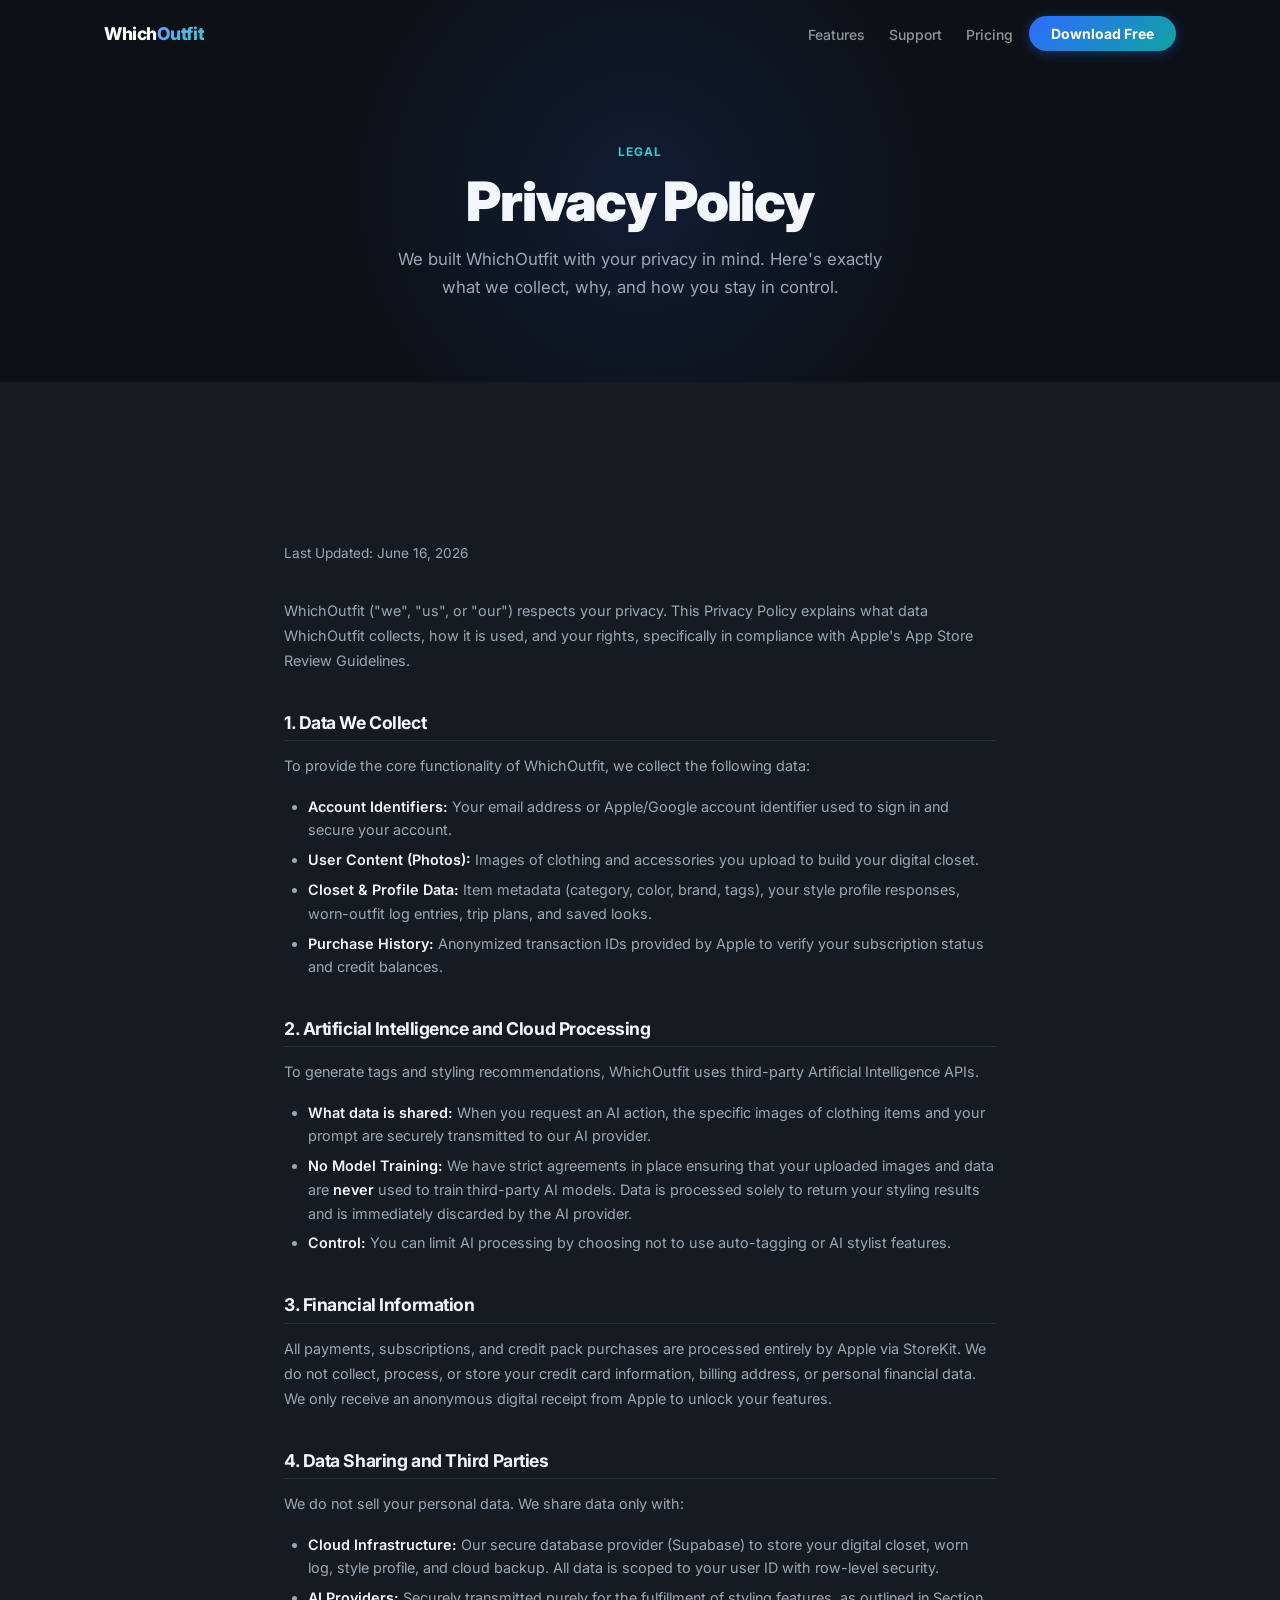
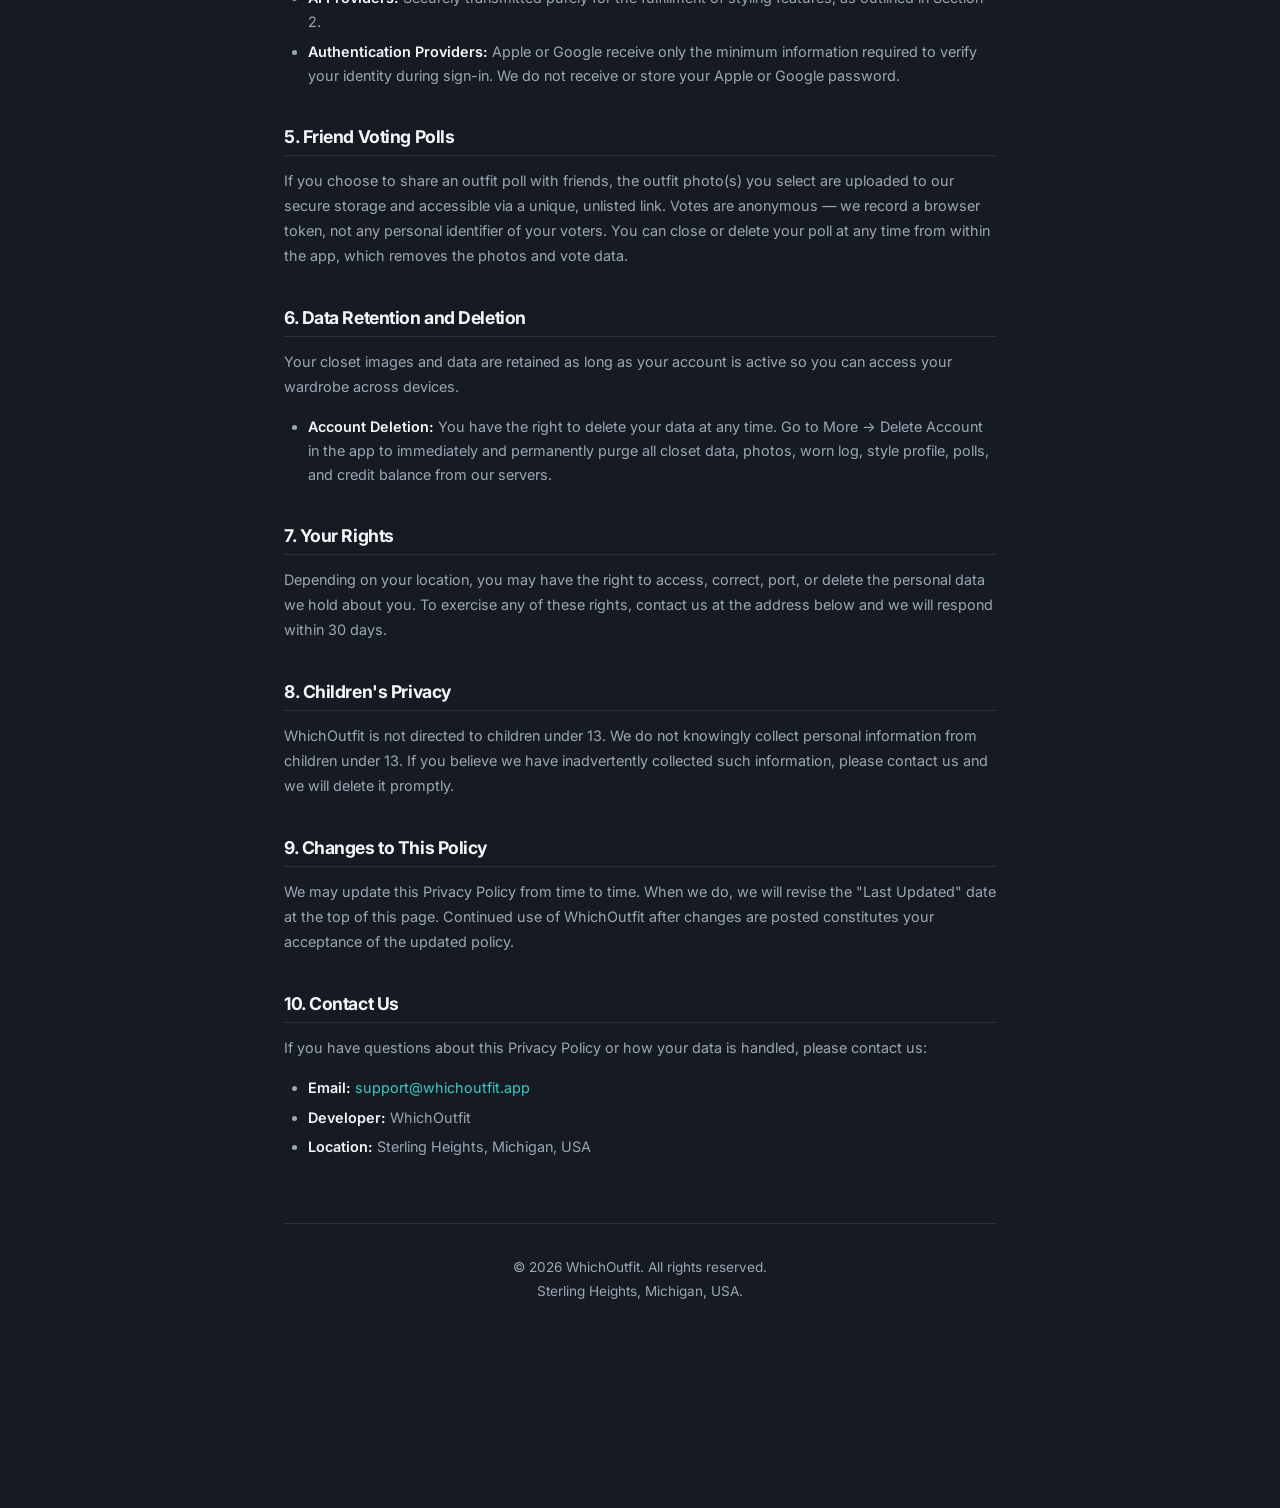
<file: privacy.html>
<!DOCTYPE html>
<html lang="en">
<head>
  <meta charset="UTF-8">
  <meta name="viewport" content="width=device-width, initial-scale=1.0">
  <title>Privacy Policy — WhichOutfit</title>
  <meta name="description" content="Privacy Policy for WhichOutfit — how we collect, use, and protect your data.">
  <link rel="preconnect" href="https://fonts.googleapis.com">
  <link rel="preconnect" href="https://fonts.gstatic.com" crossorigin>
  <link href="https://fonts.googleapis.com/css2?family=Inter:wght@400;500;600;700;800;900&display=swap" rel="stylesheet">
  <meta name="theme-color" content="#0D1117">
  <link rel="icon" type="image/svg+xml" href="favicon.svg">
  <link rel="stylesheet" href="style.css">
  <style>
    .legal-body {
      max-width: 760px;
      margin: 0 auto;
      padding: 48px 24px 96px;
      color: var(--text2);
      line-height: 1.75;
    }
    .legal-body h2 {
      font-size: 1.1rem;
      font-weight: 700;
      color: var(--text);
      margin: 2.5rem 0 .75rem;
      padding-bottom: .5rem;
      border-bottom: 1px solid var(--border);
    }
    .legal-body p { margin-bottom: 1rem; }
    .legal-body ul { padding-left: 1.5rem; margin-bottom: 1rem; }
    .legal-body li { margin-bottom: .5rem; }
    .legal-body strong { color: var(--text); }
    .legal-date {
      display: inline-block;
      font-size: .85rem;
      color: var(--text2);
      margin-bottom: 2rem;
    }
    .legal-footer {
      margin-top: 4rem;
      padding-top: 2rem;
      border-top: 1px solid var(--border);
      font-size: .85rem;
      color: var(--text2);
      text-align: center;
    }
  </style>
</head>
<body>

<nav class="nav" id="nav">
  <div class="nav-inner">
    <a href="index.html" class="nav-logo">Which<span class="grad">Outfit</span></a>
    <ul class="nav-links">
      <li><a href="features.html">Features</a></li>
      <li><a href="support.html">Support</a></li>
      <li><a href="index.html#pricing">Pricing</a></li>
    </ul>
    <a href="index.html#download" class="nav-dl">Download Free</a>
    <button class="nav-burger" aria-label="Menu"><span></span><span></span><span></span></button>
  </div>
</nav>

<section class="page-hero">
  <div class="container">
    <span class="eyebrow fade-up" style="color:var(--teal-l);margin-bottom:14px;display:inline-block">Legal</span>
    <h1 class="fade-up d1">Privacy Policy</h1>
    <p class="fade-up d2">We built WhichOutfit with your privacy in mind. Here's exactly what we collect, why, and how you stay in control.</p>
  </div>
</section>

<section class="section section-surface">
  <div class="legal-body">
    <span class="legal-date">Last Updated: June 16, 2026</span>

    <p>WhichOutfit ("we", "us", or "our") respects your privacy. This Privacy Policy explains what data WhichOutfit collects, how it is used, and your rights, specifically in compliance with Apple's App Store Review Guidelines.</p>

    <h2>1. Data We Collect</h2>
    <p>To provide the core functionality of WhichOutfit, we collect the following data:</p>
    <ul>
      <li><strong>Account Identifiers:</strong> Your email address or Apple/Google account identifier used to sign in and secure your account.</li>
      <li><strong>User Content (Photos):</strong> Images of clothing and accessories you upload to build your digital closet.</li>
      <li><strong>Closet & Profile Data:</strong> Item metadata (category, color, brand, tags), your style profile responses, worn-outfit log entries, trip plans, and saved looks.</li>
      <li><strong>Purchase History:</strong> Anonymized transaction IDs provided by Apple to verify your subscription status and credit balances.</li>
    </ul>

    <h2>2. Artificial Intelligence and Cloud Processing</h2>
    <p>To generate tags and styling recommendations, WhichOutfit uses third-party Artificial Intelligence APIs.</p>
    <ul>
      <li><strong>What data is shared:</strong> When you request an AI action, the specific images of clothing items and your prompt are securely transmitted to our AI provider.</li>
      <li><strong>No Model Training:</strong> We have strict agreements in place ensuring that your uploaded images and data are <strong>never</strong> used to train third-party AI models. Data is processed solely to return your styling results and is immediately discarded by the AI provider.</li>
      <li><strong>Control:</strong> You can limit AI processing by choosing not to use auto-tagging or AI stylist features.</li>
    </ul>

    <h2>3. Financial Information</h2>
    <p>All payments, subscriptions, and credit pack purchases are processed entirely by Apple via StoreKit. We do not collect, process, or store your credit card information, billing address, or personal financial data. We only receive an anonymous digital receipt from Apple to unlock your features.</p>

    <h2>4. Data Sharing and Third Parties</h2>
    <p>We do not sell your personal data. We share data only with:</p>
    <ul>
      <li><strong>Cloud Infrastructure:</strong> Our secure database provider (Supabase) to store your digital closet, worn log, style profile, and cloud backup. All data is scoped to your user ID with row-level security.</li>
      <li><strong>AI Providers:</strong> Securely transmitted purely for the fulfillment of styling features, as outlined in Section 2.</li>
      <li><strong>Authentication Providers:</strong> Apple or Google receive only the minimum information required to verify your identity during sign-in. We do not receive or store your Apple or Google password.</li>
    </ul>

    <h2>5. Friend Voting Polls</h2>
    <p>If you choose to share an outfit poll with friends, the outfit photo(s) you select are uploaded to our secure storage and accessible via a unique, unlisted link. Votes are anonymous — we record a browser token, not any personal identifier of your voters. You can close or delete your poll at any time from within the app, which removes the photos and vote data.</p>

    <h2>6. Data Retention and Deletion</h2>
    <p>Your closet images and data are retained as long as your account is active so you can access your wardrobe across devices.</p>
    <ul>
      <li><strong>Account Deletion:</strong> You have the right to delete your data at any time. Go to More → Delete Account in the app to immediately and permanently purge all closet data, photos, worn log, style profile, polls, and credit balance from our servers.</li>
    </ul>

    <h2>7. Your Rights</h2>
    <p>Depending on your location, you may have the right to access, correct, port, or delete the personal data we hold about you. To exercise any of these rights, contact us at the address below and we will respond within 30 days.</p>

    <h2>8. Children's Privacy</h2>
    <p>WhichOutfit is not directed to children under 13. We do not knowingly collect personal information from children under 13. If you believe we have inadvertently collected such information, please contact us and we will delete it promptly.</p>

    <h2>9. Changes to This Policy</h2>
    <p>We may update this Privacy Policy from time to time. When we do, we will revise the "Last Updated" date at the top of this page. Continued use of WhichOutfit after changes are posted constitutes your acceptance of the updated policy.</p>

    <h2>10. Contact Us</h2>
    <p>If you have questions about this Privacy Policy or how your data is handled, please contact us:</p>
    <ul>
      <li><strong>Email:</strong> <a href="mailto:support@whichoutfit.app" style="color:var(--teal-l)">support@whichoutfit.app</a></li>
      <li><strong>Developer:</strong> WhichOutfit</li>
      <li><strong>Location:</strong> Sterling Heights, Michigan, USA</li>
    </ul>

    <div class="legal-footer">
      &copy; 2026 WhichOutfit. All rights reserved.<br>
      Sterling Heights, Michigan, USA.
    </div>
  </div>
</section>

<script src="main.js"></script>
</body>
</html>
</file>
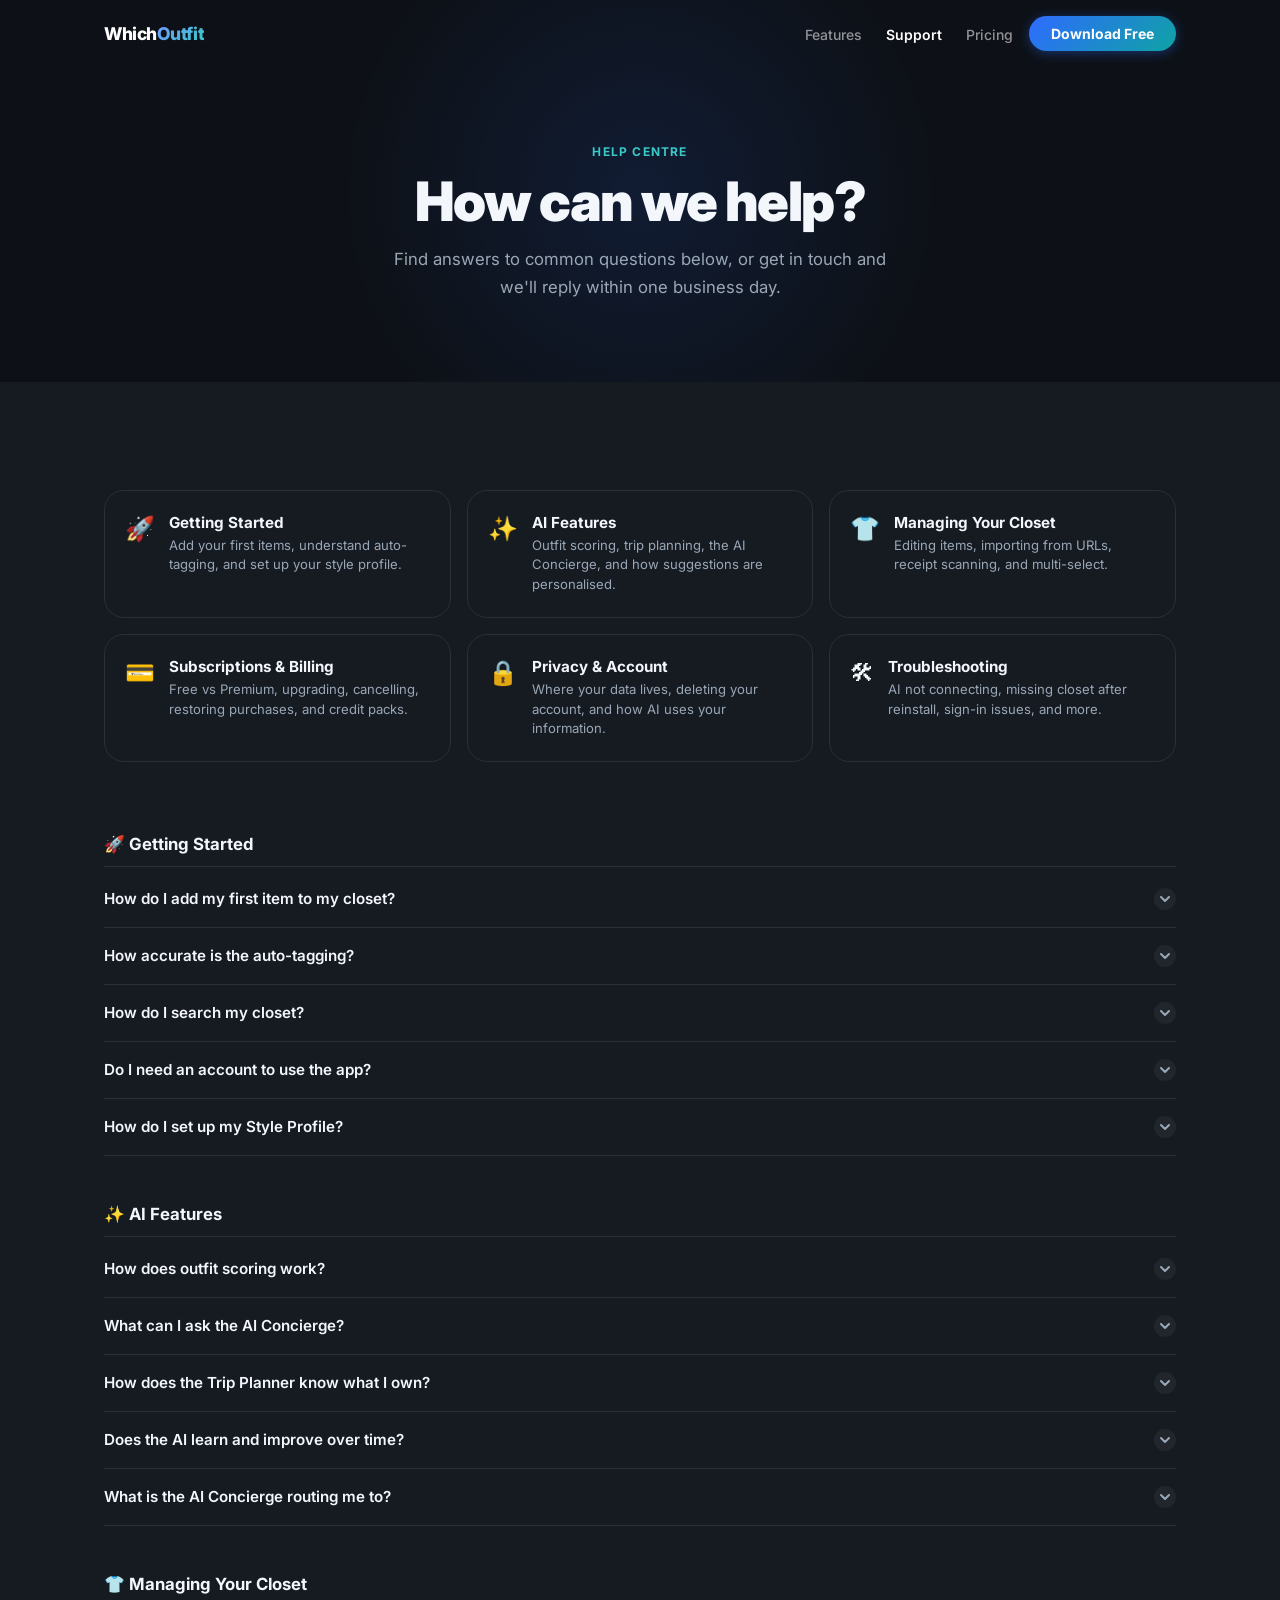
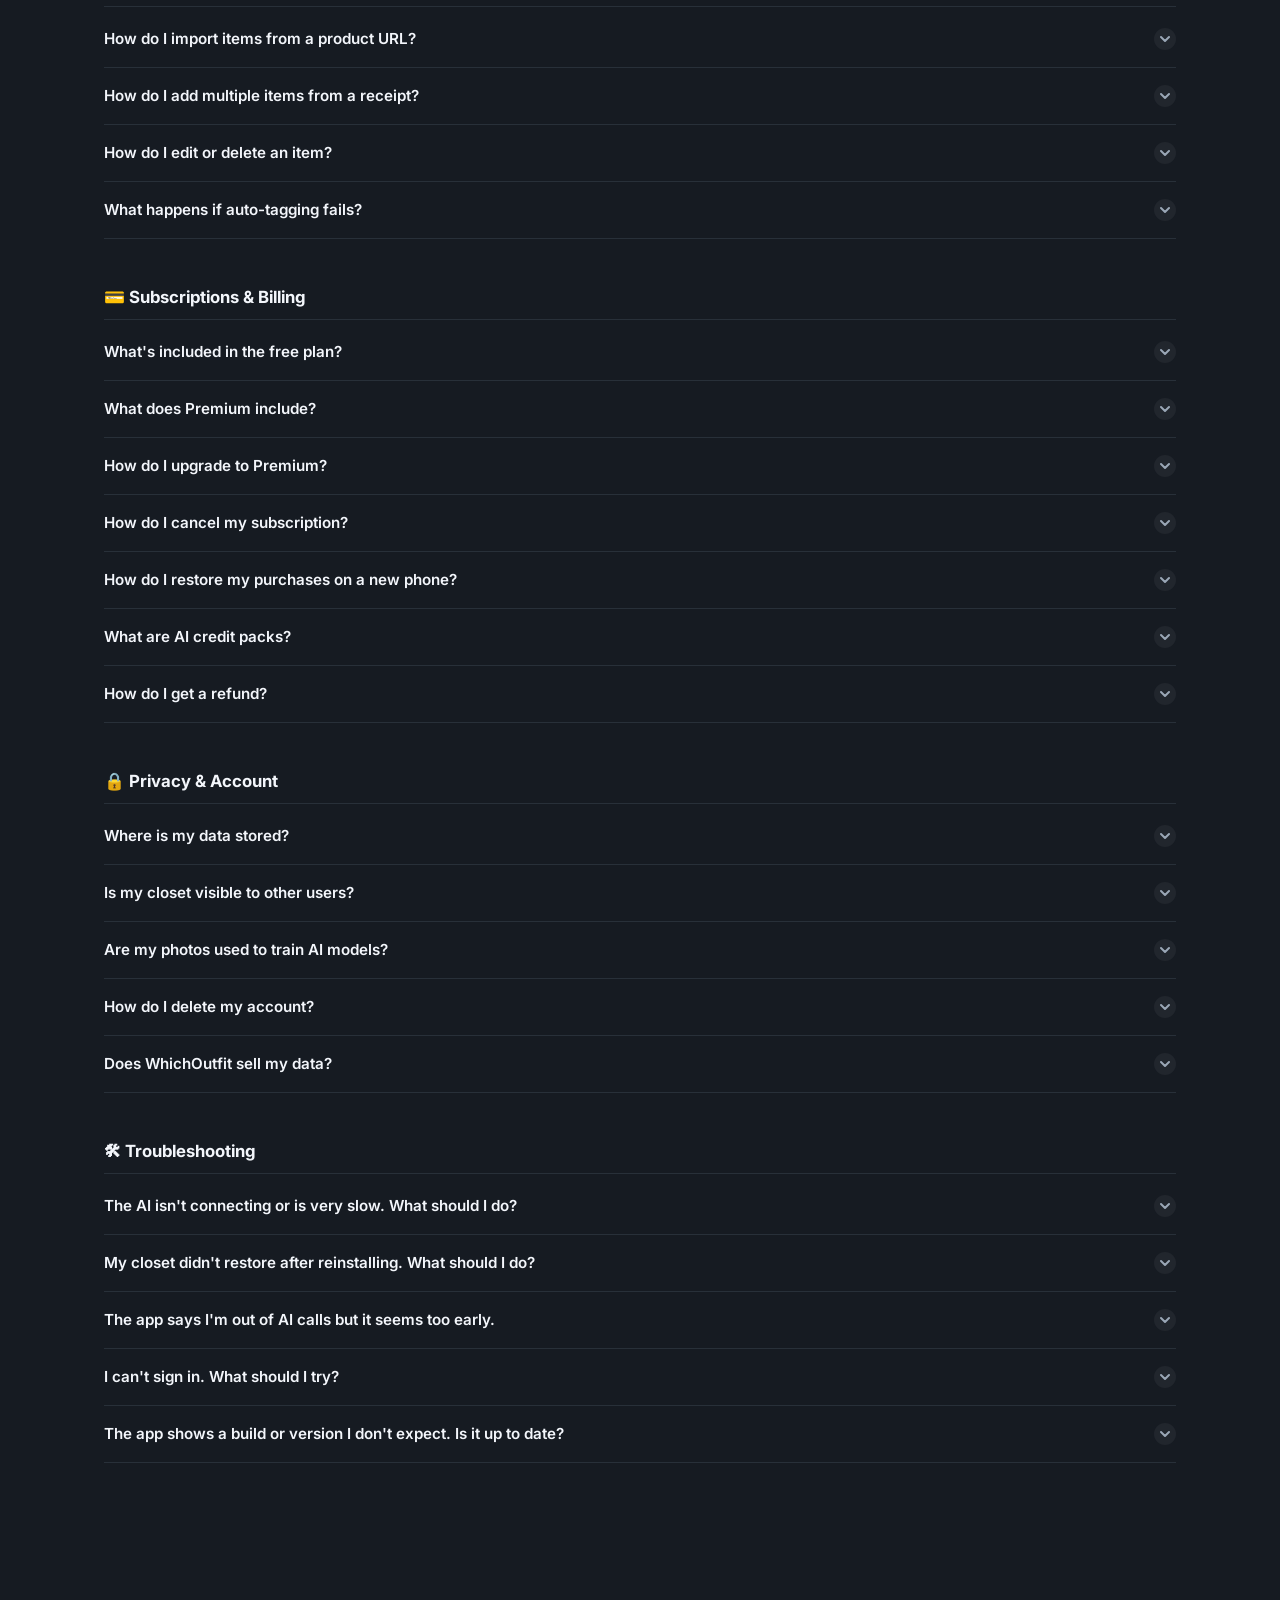
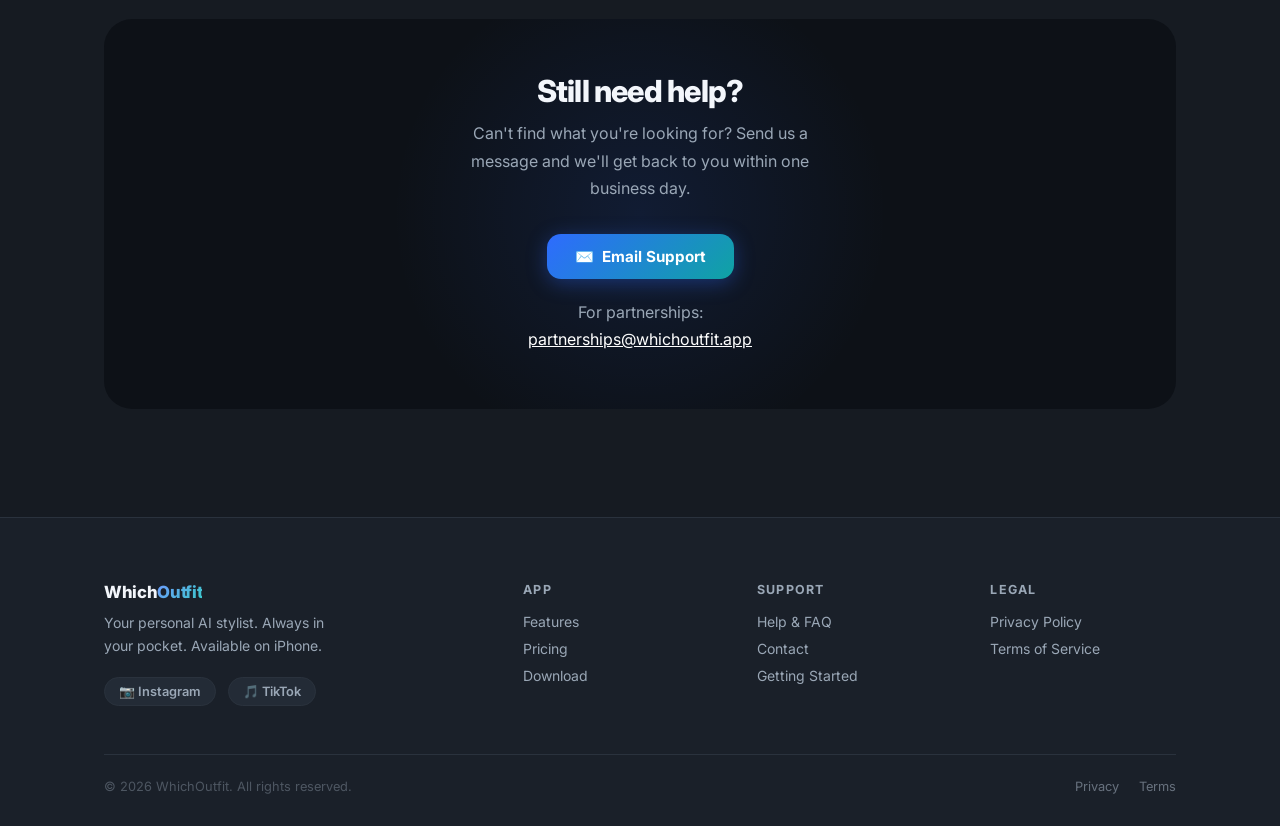
<file: support.html>
<!DOCTYPE html>
<html lang="en">
<head>
  <meta charset="UTF-8">
  <meta name="viewport" content="width=device-width, initial-scale=1.0">
  <title>Support — WhichOutfit</title>
  <meta name="description" content="Help, FAQ, and support for WhichOutfit. Getting started, AI features, subscriptions, privacy, and troubleshooting.">
  <link rel="preconnect" href="https://fonts.googleapis.com">
  <link rel="preconnect" href="https://fonts.gstatic.com" crossorigin>
  <link href="https://fonts.googleapis.com/css2?family=Inter:wght@400;500;600;700;800;900&display=swap" rel="stylesheet">
  <meta name="theme-color" content="#0D1117">
  <link rel="icon" type="image/svg+xml" href="favicon.svg">
  <link rel="stylesheet" href="style.css">
</head>
<body>

<nav class="nav" id="nav">
  <div class="nav-inner">
    <a href="index.html" class="nav-logo">Which<span class="grad">Outfit</span></a>
    <ul class="nav-links">
      <li><a href="features.html">Features</a></li>
      <li><a href="support.html" class="active">Support</a></li>
      <li><a href="index.html#pricing">Pricing</a></li>
    </ul>
    <a href="index.html#download" class="nav-dl">Download Free</a>
    <button class="nav-burger" aria-label="Menu"><span></span><span></span><span></span></button>
  </div>
</nav>

<!-- HERO -->
<section class="page-hero">
  <div class="container">
    <span class="eyebrow fade-up" style="color:var(--teal-l);margin-bottom:14px;display:inline-block">Help Centre</span>
    <h1 class="fade-up d1">How can we help?</h1>
    <p class="fade-up d2">Find answers to common questions below, or get in touch and we'll reply within one business day.</p>
  </div>
</section>

<!-- QUICK-NAV CARDS -->
<section class="section section-surface" id="getting-started">
  <div class="container">
    <div class="support-cards fade-up">
      <a href="#getting-started" class="support-card">
        <span class="sc-icon">🚀</span>
        <div>
          <div class="sc-title">Getting Started</div>
          <div class="sc-desc">Add your first items, understand auto-tagging, and set up your style profile.</div>
        </div>
      </a>
      <a href="#ai-features" class="support-card">
        <span class="sc-icon">✨</span>
        <div>
          <div class="sc-title">AI Features</div>
          <div class="sc-desc">Outfit scoring, trip planning, the AI Concierge, and how suggestions are personalised.</div>
        </div>
      </a>
      <a href="#closet" class="support-card">
        <span class="sc-icon">👕</span>
        <div>
          <div class="sc-title">Managing Your Closet</div>
          <div class="sc-desc">Editing items, importing from URLs, receipt scanning, and multi-select.</div>
        </div>
      </a>
      <a href="#billing" class="support-card">
        <span class="sc-icon">💳</span>
        <div>
          <div class="sc-title">Subscriptions & Billing</div>
          <div class="sc-desc">Free vs Premium, upgrading, cancelling, restoring purchases, and credit packs.</div>
        </div>
      </a>
      <a href="#privacy" class="support-card">
        <span class="sc-icon">🔒</span>
        <div>
          <div class="sc-title">Privacy & Account</div>
          <div class="sc-desc">Where your data lives, deleting your account, and how AI uses your information.</div>
        </div>
      </a>
      <a href="#troubleshooting" class="support-card">
        <span class="sc-icon">🛠</span>
        <div>
          <div class="sc-title">Troubleshooting</div>
          <div class="sc-desc">AI not connecting, missing closet after reinstall, sign-in issues, and more.</div>
        </div>
      </a>
    </div>

    <!-- ── GETTING STARTED ── -->
    <div class="faq-group" id="getting-started-faq">
      <div class="faq-group-title">🚀 Getting Started</div>

      <div class="faq-item">
        <button class="faq-q">How do I add my first item to my closet?
          <span class="faq-icon"><svg viewBox="0 0 10 6"><polyline points="1,1 5,5 9,1"/></svg></span>
        </button>
        <div class="faq-a"><div class="faq-a-inner">
          Tap the <strong>+</strong> button on the Closet tab. You have three options: <strong>Add Photo</strong> to take or upload a photo (AI auto-tags it in the background), <strong>Import from Link</strong> to paste a product URL, or <strong>Add from Receipt</strong> to upload an order screenshot and bulk-add everything at once. After adding a photo, the item appears immediately in your grid with a "Tagging…" badge while AI fills in the details — you don't have to wait.
        </div></div>
      </div>

      <div class="faq-item">
        <button class="faq-q">How accurate is the auto-tagging?
          <span class="faq-icon"><svg viewBox="0 0 10 6"><polyline points="1,1 5,5 9,1"/></svg></span>
        </button>
        <div class="faq-a"><div class="faq-a-inner">
          Very accurate for clear, well-lit photos of a single garment. The AI correctly identifies category, dominant colour, and fabric type the vast majority of the time. Brand detection works best when a logo or label is visible. If it gets something wrong, tap the item and edit any field — changes save immediately. If tagging fails entirely, a yellow <strong>Retry</strong> badge appears; tap it to try again.
        </div></div>
      </div>

      <div class="faq-item">
        <button class="faq-q">How do I search my closet?
          <span class="faq-icon"><svg viewBox="0 0 10 6"><polyline points="1,1 5,5 9,1"/></svg></span>
        </button>
        <div class="faq-a"><div class="faq-a-inner">
          Tap the search bar at the top of the Closet tab and type naturally. Search is token-AND, meaning every word must match: <em>"green linen"</em> returns items that are both green and linen. You can search by colour, category, fabric, brand, tags, or any combination. Results update in real time as you type.
        </div></div>
      </div>

      <div class="faq-item">
        <button class="faq-q">Do I need an account to use the app?
          <span class="faq-icon"><svg viewBox="0 0 10 6"><polyline points="1,1 5,5 9,1"/></svg></span>
        </button>
        <div class="faq-a"><div class="faq-a-inner">
          Yes — a sign-in is required. You can sign in with <strong>Apple</strong>, <strong>Google</strong>, or your <strong>email address</strong> (code or magic link). Signing in enables cloud backup and makes sure your closet is safe if you ever reinstall or switch phones.
        </div></div>
      </div>

      <div class="faq-item">
        <button class="faq-q">How do I set up my Style Profile?
          <span class="faq-icon"><svg viewBox="0 0 10 6"><polyline points="1,1 5,5 9,1"/></svg></span>
        </button>
        <div class="faq-a"><div class="faq-a-inner">
          The style quiz runs automatically the first time you open the app after signing in. It takes about two minutes and covers your vibe, style icons, occasions you dress for, and sizing. You can retake or update it anytime from <strong>More → Style profile</strong>. The AI uses your profile to personalise every suggestion — it's worth keeping up to date.
        </div></div>
      </div>
    </div>

    <!-- ── AI FEATURES ── -->
    <div class="faq-group" id="ai-features">
      <div class="faq-group-title">✨ AI Features</div>

      <div class="faq-item">
        <button class="faq-q">How does outfit scoring work?
          <span class="faq-icon"><svg viewBox="0 0 10 6"><polyline points="1,1 5,5 9,1"/></svg></span>
        </button>
        <div class="faq-a"><div class="faq-a-inner">
          Open <strong>More → Rate My Outfit</strong>, take or upload a photo of what you're wearing, and tap Score. The AI returns a score out of 10 with specific feedback: what's working, what's not, and concrete suggestions for improvement. You can adjust the tone in <strong>More → Scoring tone</strong> — Gentle for encouragement, Balanced for honest-but-kind, or Honest for direct editorial feedback.
        </div></div>
      </div>

      <div class="faq-item">
        <button class="faq-q">What can I ask the AI Concierge?
          <span class="faq-icon"><svg viewBox="0 0 10 6"><polyline points="1,1 5,5 9,1"/></svg></span>
        </button>
        <div class="faq-a"><div class="faq-a-inner">
          Almost anything outfit-related. The bar on the Closet home screen understands natural language and routes to the right feature automatically. Good examples: <em>"What do I wear to a rooftop dinner tonight?"</em>, <em>"Pack for a long weekend in New York"</em>, <em>"Rate this outfit"</em> (with a photo attached), <em>"Find something like this"</em>, <em>"Does this blazer work with wide-leg trousers?"</em>
        </div></div>
      </div>

      <div class="faq-item">
        <button class="faq-q">How does the Trip Planner know what I own?
          <span class="faq-icon"><svg viewBox="0 0 10 6"><polyline points="1,1 5,5 9,1"/></svg></span>
        </button>
        <div class="faq-a"><div class="faq-a-inner">
          Every AI feature receives your full closet inventory, style profile, and your last 20 worn log entries as context. The trip planner uses this to build outfit suggestions from pieces you actually own — not generic internet recommendations. The more complete your closet and the more you use the worn log, the more relevant the plans become.
        </div></div>
      </div>

      <div class="faq-item">
        <button class="faq-q">Does the AI learn and improve over time?
          <span class="faq-icon"><svg viewBox="0 0 10 6"><polyline points="1,1 5,5 9,1"/></svg></span>
        </button>
        <div class="faq-a"><div class="faq-a-inner">
          Yes — within your own profile. As you log more outfits, update your style profile, and add items, the context fed to the AI becomes richer and its suggestions become more relevant to you. Your data is never used to train the underlying AI model — see our <a href="privacy.html">Privacy Policy</a> for details.
        </div></div>
      </div>

      <div class="faq-item">
        <button class="faq-q">What is the AI Concierge routing me to?
          <span class="faq-icon"><svg viewBox="0 0 10 6"><polyline points="1,1 5,5 9,1"/></svg></span>
        </button>
        <div class="faq-a"><div class="faq-a-inner">
          The Concierge is an intent router, not a chat agent. It classifies your query and opens the most relevant feature — pre-filled with any context it extracted (destination, occasion, etc.). Simple factual questions get a direct answer in an alert; everything else opens the right screen. Supported routes: Outfit Tester, Dress for Event, Trip Planner, Scan an Item, Inspo Snap, and Outfit Ideas.
        </div></div>
      </div>
    </div>

    <!-- ── CLOSET MANAGEMENT ── -->
    <div class="faq-group" id="closet">
      <div class="faq-group-title">👕 Managing Your Closet</div>

      <div class="faq-item">
        <button class="faq-q">How do I import items from a product URL?
          <span class="faq-icon"><svg viewBox="0 0 10 6"><polyline points="1,1 5,5 9,1"/></svg></span>
        </button>
        <div class="faq-a"><div class="faq-a-inner">
          Tap <strong>+ → Import from Link</strong>, paste the product URL and tap Fetch. The app loads the page directly from your device, extracts the product name, image, and description, and the AI pre-fills all item fields. Review the details — edit anything that needs adjusting — then tap Save. Works with most major retailers.
        </div></div>
      </div>

      <div class="faq-item">
        <button class="faq-q">How do I add multiple items from a receipt?
          <span class="faq-icon"><svg viewBox="0 0 10 6"><polyline points="1,1 5,5 9,1"/></svg></span>
        </button>
        <div class="faq-a"><div class="faq-a-inner">
          Tap <strong>+ → Add from Receipt</strong> and upload a screenshot of any order confirmation. The AI reads all clothing line items (filtering out shipping, taxes, gift wrap, and gift cards) and shows you a review list. Deselect anything you don't want to add, then tap <strong>Add to Closet</strong> — all selected items are saved at once.
        </div></div>
      </div>

      <div class="faq-item">
        <button class="faq-q">How do I edit or delete an item?
          <span class="faq-icon"><svg viewBox="0 0 10 6"><polyline points="1,1 5,5 9,1"/></svg></span>
        </button>
        <div class="faq-a"><div class="faq-a-inner">
          Tap any item in the grid to open its detail view, then tap <strong>Edit</strong> (pencil icon). All fields — name, category, colour, fabric, tags, size, brand — are editable. To delete a single item, scroll to the bottom of the edit view and tap <strong>Delete Item</strong>. To delete multiple items at once, long-press any item to enter multi-select mode, select what you want to remove, and tap the trash icon.
        </div></div>
      </div>

      <div class="faq-item">
        <button class="faq-q">What happens if auto-tagging fails?
          <span class="faq-icon"><svg viewBox="0 0 10 6"><polyline points="1,1 5,5 9,1"/></svg></span>
        </button>
        <div class="faq-a"><div class="faq-a-inner">
          A yellow <strong>Retry</strong> badge appears over the item in your closet grid. Tap it to retry tagging. You can also long-press the item and choose <strong>Retry tagging</strong> from the context menu. If retrying doesn't work, you can always fill in the fields manually by tapping the item and editing. Common causes of failure: poor lighting, very cluttered backgrounds, or the AI call timing out — retrying usually resolves it.
        </div></div>
      </div>
    </div>

    <!-- ── BILLING ── -->
    <div class="faq-group" id="billing">
      <div class="faq-group-title">💳 Subscriptions & Billing</div>

      <div class="faq-item">
        <button class="faq-q">What's included in the free plan?
          <span class="faq-icon"><svg viewBox="0 0 10 6"><polyline points="1,1 5,5 9,1"/></svg></span>
        </button>
        <div class="faq-a"><div class="faq-a-inner">
          The free plan includes: unlimited closet storage, <strong>25 AI styling calls per month</strong>, <strong>100 auto-tagging operations per month</strong>, the trip planner, worn log, style profile and quiz, calendar integration, home screen widget, and all import tools. The AI call limit resets on the 1st of each month. All features are available — only the monthly AI call count is capped.
        </div></div>
      </div>

      <div class="faq-item">
        <button class="faq-q">What does Premium include?
          <span class="faq-icon"><svg viewBox="0 0 10 6"><polyline points="1,1 5,5 9,1"/></svg></span>
        </button>
        <div class="faq-a"><div class="faq-a-inner">
          Premium ($14.99/month or $49.99/year) adds <strong>unlimited AI styling calls</strong>, <strong>unlimited auto-tagging</strong>, <strong>automatic cloud backup</strong> (all closet items, photos, worn log, saved looks, and style profile), and <strong>multi-device sync</strong>. Everything else in the free plan is also included.
        </div></div>
      </div>

      <div class="faq-item">
        <button class="faq-q">How do I upgrade to Premium?
          <span class="faq-icon"><svg viewBox="0 0 10 6"><polyline points="1,1 5,5 9,1"/></svg></span>
        </button>
        <div class="faq-a"><div class="faq-a-inner">
          Go to <strong>More → Upgrade to Premium</strong>, or tap the upgrade prompt that appears when you reach your free-tier AI limit. Purchase is handled through the App Store — you'll be charged to your Apple Account on file. Annual billing is the most cost-effective at $49.99/year ($4.17/month).
        </div></div>
      </div>

      <div class="faq-item">
        <button class="faq-q">How do I cancel my subscription?
          <span class="faq-icon"><svg viewBox="0 0 10 6"><polyline points="1,1 5,5 9,1"/></svg></span>
        </button>
        <div class="faq-a"><div class="faq-a-inner">
          Open the <strong>iPhone Settings app → tap your name → Subscriptions → WhichOutfit → Cancel Subscription</strong>. You keep Premium access until the end of the current billing period. Alternatively, go to <strong>More → Manage Subscription</strong> inside the app for a shortcut to the same App Store screen.
        </div></div>
      </div>

      <div class="faq-item">
        <button class="faq-q">How do I restore my purchases on a new phone?
          <span class="faq-icon"><svg viewBox="0 0 10 6"><polyline points="1,1 5,5 9,1"/></svg></span>
        </button>
        <div class="faq-a"><div class="faq-a-inner">
          Sign in to the app with the same Apple ID (or Google/email account) you used to purchase. Your subscription is detected automatically. If it doesn't appear, tap <strong>More → Restore Purchases</strong>. Your full closet also restores from cloud backup automatically on first sign-in — this may take a few seconds if your closet is large.
        </div></div>
      </div>

      <div class="faq-item">
        <button class="faq-q">What are AI credit packs?
          <span class="faq-icon"><svg viewBox="0 0 10 6"><polyline points="1,1 5,5 9,1"/></svg></span>
        </button>
        <div class="faq-a"><div class="faq-a-inner">
          If you prefer not to subscribe, you can buy consumable credit packs for individual AI calls: <strong>50 credits for $4.99</strong> or <strong>200 credits for $14.99</strong>. Credits don't expire while your account is active. They cannot be converted to cash and are forfeited if you delete your account. Purchase from <strong>More → Upgrade to Premium → Top-Up Credits</strong>.
        </div></div>
      </div>

      <div class="faq-item">
        <button class="faq-q">How do I get a refund?
          <span class="faq-icon"><svg viewBox="0 0 10 6"><polyline points="1,1 5,5 9,1"/></svg></span>
        </button>
        <div class="faq-a"><div class="faq-a-inner">
          All refunds are handled by Apple. Visit <strong>reportaproblem.apple.com</strong>, find your WhichOutfit purchase, and request a refund through Apple's standard process. We don't process refunds directly — Apple manages all billing and refund requests for App Store purchases.
        </div></div>
      </div>
    </div>

    <!-- ── PRIVACY & ACCOUNT ── -->
    <div class="faq-group" id="privacy">
      <div class="faq-group-title">🔒 Privacy & Account</div>

      <div class="faq-item">
        <button class="faq-q">Where is my data stored?
          <span class="faq-icon"><svg viewBox="0 0 10 6"><polyline points="1,1 5,5 9,1"/></svg></span>
        </button>
        <div class="faq-a"><div class="faq-a-inner">
          Your closet data and photos are stored on your device. Premium users additionally sync to Supabase, a GDPR-compliant cloud infrastructure provider. AI requests — the specific image and prompt for each feature call — are transmitted to our AI provider to generate your result and are immediately discarded. Nothing is retained by the AI provider after your result is returned.
        </div></div>
      </div>

      <div class="faq-item">
        <button class="faq-q">Is my closet visible to other users?
          <span class="faq-icon"><svg viewBox="0 0 10 6"><polyline points="1,1 5,5 9,1"/></svg></span>
        </button>
        <div class="faq-a"><div class="faq-a-inner">
          No. Your closet is completely private. Cloud storage is secured by row-level security rules that enforce <code>user_id = auth.uid()</code> — meaning only your account can read or write your data. No other user, and no member of the development team, can access your closet contents.
        </div></div>
      </div>

      <div class="faq-item">
        <button class="faq-q">Are my photos used to train AI models?
          <span class="faq-icon"><svg viewBox="0 0 10 6"><polyline points="1,1 5,5 9,1"/></svg></span>
        </button>
        <div class="faq-a"><div class="faq-a-inner">
          No. We have strict agreements with our AI provider ensuring that your uploaded images and prompts are <strong>never used to train AI models</strong>. Data is processed solely to return your styling result and is immediately discarded by the AI provider after delivery. See the full <a href="privacy.html">Privacy Policy</a> for details.
        </div></div>
      </div>

      <div class="faq-item">
        <button class="faq-q">How do I delete my account?
          <span class="faq-icon"><svg viewBox="0 0 10 6"><polyline points="1,1 5,5 9,1"/></svg></span>
        </button>
        <div class="faq-a"><div class="faq-a-inner">
          Go to <strong>More → Account → Delete Account</strong>. This immediately and permanently deletes all your closet data, photos, worn log, style profile, and any credit balance from our servers. The action cannot be undone. If you have an active subscription, cancel it in App Store Settings first to stop future billing — account deletion does not automatically cancel your subscription.
        </div></div>
      </div>

      <div class="faq-item">
        <button class="faq-q">Does WhichOutfit sell my data?
          <span class="faq-icon"><svg viewBox="0 0 10 6"><polyline points="1,1 5,5 9,1"/></svg></span>
        </button>
        <div class="faq-a"><div class="faq-a-inner">
          Never. We do not sell, rent, trade, or share your personal data with advertisers, data brokers, or any third party beyond what is necessary to operate the app (cloud storage and AI processing). Full details are in our <a href="privacy.html">Privacy Policy</a>.
        </div></div>
      </div>
    </div>

    <!-- ── TROUBLESHOOTING ── -->
    <div class="faq-group" id="troubleshooting">
      <div class="faq-group-title">🛠 Troubleshooting</div>

      <div class="faq-item">
        <button class="faq-q">The AI isn't connecting or is very slow. What should I do?
          <span class="faq-icon"><svg viewBox="0 0 10 6"><polyline points="1,1 5,5 9,1"/></svg></span>
        </button>
        <div class="faq-a"><div class="faq-a-inner">
          Check that you have an active internet connection — all AI features require one. If you're connected, try again: the app has automatic retry-with-backoff, so momentary slowdowns resolve themselves. If the issue persists after 2–3 tries, close and reopen the app. Persistent errors are usually brief periods of model load on the AI provider's side and clear up within a few minutes.
        </div></div>
      </div>

      <div class="faq-item">
        <button class="faq-q">My closet didn't restore after reinstalling. What should I do?
          <span class="faq-icon"><svg viewBox="0 0 10 6"><polyline points="1,1 5,5 9,1"/></svg></span>
        </button>
        <div class="faq-a"><div class="faq-a-inner">
          Make sure you've signed in with the <strong>same account</strong> (Apple ID, Google account, or email) you used before. On first launch after sign-in, the app automatically pulls your closet from cloud backup — this can take 5–15 seconds if your closet is large. If nothing appears, tap <strong>More → Backup & Sync</strong> and then the sync icon to trigger a manual pull. Cloud backup is a <strong>Premium feature</strong> — if your subscription lapsed, your data is still on the server; resubscribe and sync to restore it.
        </div></div>
      </div>

      <div class="faq-item">
        <button class="faq-q">The app says I'm out of AI calls but it seems too early.
          <span class="faq-icon"><svg viewBox="0 0 10 6"><polyline points="1,1 5,5 9,1"/></svg></span>
        </button>
        <div class="faq-a"><div class="faq-a-inner">
          Free-plan AI styling calls (25/month) and auto-tagging operations (100/month) reset on the <strong>1st of each calendar month</strong>, based on your account — not your device. The counter is shared across all your devices. Check your usage in <strong>More → Backup & Sync</strong>. Upgrading to Premium removes all limits immediately.
        </div></div>
      </div>

      <div class="faq-item">
        <button class="faq-q">I can't sign in. What should I try?
          <span class="faq-icon"><svg viewBox="0 0 10 6"><polyline points="1,1 5,5 9,1"/></svg></span>
        </button>
        <div class="faq-a"><div class="faq-a-inner">
          For <strong>Sign in with Apple</strong>: make sure you're signed into an Apple ID on the device (Settings → your name). For <strong>Google</strong>: ensure the Google app is installed or Safari can complete the OAuth flow. For <strong>email sign-in</strong>: check your spam folder for the code or magic-link email. If none of these resolve it, contact us at the address below with the sign-in method you're using and any error message shown.
        </div></div>
      </div>

      <div class="faq-item">
        <button class="faq-q">The app shows a build or version I don't expect. Is it up to date?
          <span class="faq-icon"><svg viewBox="0 0 10 6"><polyline points="1,1 5,5 9,1"/></svg></span>
        </button>
        <div class="faq-a"><div class="faq-a-inner">
          Open the App Store, tap your profile icon, and scroll down to see pending updates. The current version number is shown at the bottom of <strong>More</strong> inside the app. If you're on the latest version and something doesn't seem right, contact support with the version number and a description of what you're seeing.
        </div></div>
      </div>
    </div>

  </div>
</section>

<!-- CONTACT -->
<section class="section section-surface" id="contact" style="padding-top:0">
  <div class="container">
    <div class="contact-box">
      <h2 class="fade-up">Still need help?</h2>
      <p class="fade-up d1">Can't find what you're looking for? Send us a message and we'll get back to you within one business day.</p>
      <a href="mailto:support@whichoutfit.app?subject=WhichOutfit Support" class="contact-link fade-up d2">
        ✉️ &nbsp;Email Support
      </a>
      <p class="fade-up d2" style="margin-top:20px;margin-bottom:0">
        For partnerships: <a href="mailto:partnerships@whichoutfit.app" style="color:#fff;text-decoration:underline">partnerships@whichoutfit.app</a>
      </p>
    </div>
  </div>
</section>

<footer class="footer">
  <div class="container">
    <div class="footer-grid">
      <div class="footer-brand">
        <a href="index.html" class="footer-logo">Which<span class="grad">Outfit</span></a>
        <p>Your personal AI stylist. Always in your pocket. Available on iPhone.</p>
        <div class="footer-social">
          <a href="https://www.instagram.com/whichoutfitapp" target="_blank" rel="noopener">📷 Instagram</a>
          <a href="https://www.tiktok.com/@whichoutfitapp" target="_blank" rel="noopener">🎵 TikTok</a>
        </div>
      </div>
      <div class="footer-col">
        <h4>App</h4>
        <a href="features.html">Features</a>
        <a href="index.html#pricing">Pricing</a>
        <a href="index.html#download">Download</a>
      </div>
      <div class="footer-col">
        <h4>Support</h4>
        <a href="support.html">Help & FAQ</a>
        <a href="#contact">Contact</a>
        <a href="#getting-started">Getting Started</a>
      </div>
      <div class="footer-col">
        <h4>Legal</h4>
        <a href="privacy.html">Privacy Policy</a>
        <a href="terms.html">Terms of Service</a>
      </div>
    </div>
    <div class="footer-bottom">
      <span class="footer-copy">© 2026 WhichOutfit. All rights reserved.</span>
      <div class="footer-legal">
        <a href="privacy.html">Privacy</a>
        <a href="terms.html">Terms</a>
      </div>
    </div>
  </div>
</footer>

<script src="main.js"></script>
</body>
</html>
</file>
<file: style.css>
/* WhichOutfit — Shared Stylesheet */

/* ── TOKENS ─────────────────────────────────────────── */
:root {
  --blue:#2E6BFF; --teal:#0FA3A3; --green:#16B981;
  --blue-l:#6F9BFF; --teal-l:#39C9C9; --green-l:#3FD7A6;
  --grad:linear-gradient(135deg,#2E6BFF 0%,#0FA3A3 100%);
  --grad-t:linear-gradient(135deg,#6F9BFF 0%,#39C9C9 100%);
  --bg:#0D1117; --surface:#161B22; --muted:#21262D;
  --text:#F3F6FB; --text2:#9AA7B6; --border:#283039;
  --dark:#0D1117; --dark-s:#1A2029; --dark-m:#232B36;
  --dark-t:#F3F6FB; --dark-t2:#9AA7B6; --dark-b:#2A323D;
  --r-sm:10px; --r-md:14px; --r-lg:20px; --r-xl:28px; --r-pill:999px;
  --ease:cubic-bezier(0.2,0,0,1);
}

/* ── RESET ───────────────────────────────────────────── */
*,*::before,*::after{box-sizing:border-box;margin:0;padding:0}
html{scroll-behavior:smooth}
body{font-family:'Inter',-apple-system,BlinkMacSystemFont,sans-serif;background:var(--bg);color:var(--text);-webkit-font-smoothing:antialiased;overflow-x:hidden}
img{display:block;max-width:100%}
a{color:inherit;text-decoration:none}
button{cursor:pointer;border:none;background:none;font-family:inherit}
ul{list-style:none}

/* ── TYPOGRAPHY ──────────────────────────────────────── */
h1{font-size:clamp(2.3rem,6vw,4.4rem);font-weight:900;letter-spacing:-.03em;line-height:1.06}
h2{font-size:clamp(1.8rem,4vw,2.9rem);font-weight:800;letter-spacing:-.025em;line-height:1.1}
h3{font-size:1.1rem;font-weight:700;letter-spacing:-.015em}
h4{font-size:.78rem;font-weight:700;text-transform:uppercase;letter-spacing:.1em;color:var(--text2)}
p{line-height:1.7}

.eyebrow{display:inline-block;font-size:.75rem;font-weight:700;text-transform:uppercase;letter-spacing:.1em}
.eyebrow-grad{background:var(--grad);-webkit-background-clip:text;-webkit-text-fill-color:transparent;background-clip:text}
.grad{background:var(--grad-t);-webkit-background-clip:text;-webkit-text-fill-color:transparent;background-clip:text}

/* ── LAYOUT ──────────────────────────────────────────── */
.container{max-width:1120px;margin:0 auto;padding:0 24px}
.section{padding:108px 0}
.section-dark{background:var(--dark);color:var(--dark-t)}
.section-surface{background:var(--surface)}
.section-head{text-align:center;margin-bottom:72px}
.section-head h2{margin:12px 0 14px}
.section-head p{font-size:1rem;color:var(--text2);max-width:480px;margin:0 auto}
.section-dark .section-head h2{color:var(--dark-t)}
.section-dark .section-head p{color:var(--dark-t2)}

/* ── ANIMATIONS ──────────────────────────────────────── */
@keyframes float{0%,100%{transform:translateY(0)}50%{transform:translateY(-14px)}}
@keyframes marquee{from{transform:translateX(0)}to{transform:translateX(-50%)}}
@keyframes pulse-ring{0%,100%{box-shadow:0 0 0 0 rgba(46,107,255,.3)}50%{box-shadow:0 0 0 16px rgba(46,107,255,0)}}

.fade-up{opacity:0;transform:translateY(28px);transition:opacity .65s var(--ease),transform .65s var(--ease)}
.fade-up.in{opacity:1;transform:translateY(0)}
.d1{transition-delay:.1s}.d2{transition-delay:.2s}.d3{transition-delay:.3s}.d4{transition-delay:.4s}

/* ── NAVIGATION ──────────────────────────────────────── */
.nav{position:fixed;top:0;left:0;right:0;z-index:300;padding:16px 0;transition:background .3s,box-shadow .3s,backdrop-filter .3s}
.nav.solid{background:rgba(13,17,23,.88);backdrop-filter:saturate(180%) blur(20px);-webkit-backdrop-filter:saturate(180%) blur(20px);box-shadow:0 1px 0 rgba(255,255,255,.06)}
.nav-inner{display:flex;align-items:center;gap:16px;max-width:1120px;margin:0 auto;padding:0 24px}
.nav-logo{font-size:1.1rem;font-weight:800;color:#fff;letter-spacing:-.025em;margin-right:auto;flex-shrink:0}
.nav-links{display:flex;align-items:center;gap:24px}
.nav-links a{color:rgba(255,255,255,.55);font-size:.875rem;font-weight:500;transition:color .2s}
.nav-links a:hover,.nav-links a.active{color:#fff}
.nav-links a.active{font-weight:600}
.nav-dl{display:inline-flex;align-items:center;gap:6px;padding:9px 22px;background:var(--grad);color:#fff;font-size:.875rem;font-weight:700;border-radius:var(--r-pill);white-space:nowrap;transition:opacity .2s,transform .15s;box-shadow:0 2px 12px rgba(46,107,255,.38);flex-shrink:0}
.nav-dl:hover{opacity:.9;transform:scale(1.02)}
.nav-burger{display:none;flex-direction:column;gap:5px;padding:4px;margin-left:auto}
.nav-burger span{display:block;width:22px;height:2px;background:rgba(255,255,255,.7);border-radius:2px;transition:transform .25s,opacity .25s}
.nav.open .nav-burger span:nth-child(1){transform:translateY(7px) rotate(45deg)}
.nav.open .nav-burger span:nth-child(2){opacity:0}
.nav.open .nav-burger span:nth-child(3){transform:translateY(-7px) rotate(-45deg)}

@media(max-width:720px){
  .nav-burger{display:flex}
  .nav-dl{display:none}
  .nav-links{display:none;position:fixed;top:60px;left:0;right:0;background:rgba(13,17,23,.97);padding:24px;flex-direction:column;align-items:flex-start;gap:20px;border-bottom:1px solid var(--dark-b)}
  .nav.open .nav-links{display:flex}
  .nav-links a{font-size:1.05rem}
}

/* ── FOOTER ──────────────────────────────────────────── */
.footer{background:var(--dark-s);border-top:1px solid var(--dark-b);padding:64px 0 32px}
.footer-grid{display:grid;grid-template-columns:2fr 1fr 1fr 1fr;gap:48px;margin-bottom:48px}
.footer-logo{font-size:1.05rem;font-weight:800;color:var(--dark-t);letter-spacing:-.02em;display:block;margin-bottom:10px}
.footer-brand p{font-size:.875rem;color:var(--dark-t2);max-width:220px;line-height:1.6;margin-bottom:20px}
.footer-social{display:flex;gap:12px}
.footer-social a{display:inline-flex;align-items:center;gap:6px;padding:6px 14px;background:var(--dark-m);color:var(--dark-t2);font-size:.8rem;font-weight:600;border-radius:var(--r-pill);border:1px solid var(--dark-b);transition:color .2s,border-color .2s}
.footer-social a:hover{color:var(--dark-t);border-color:var(--dark-t2)}
.footer-col h4{color:var(--dark-t2);margin-bottom:16px}
.footer-col a{display:block;color:var(--dark-t2);font-size:.875rem;margin-bottom:10px;transition:color .2s}
.footer-col a:hover{color:var(--dark-t)}
.footer-bottom{border-top:1px solid var(--dark-b);padding-top:24px;display:flex;align-items:center;justify-content:space-between;gap:16px;flex-wrap:wrap}
.footer-copy{font-size:.8rem;color:var(--dark-t2);opacity:.4}
.footer-legal{display:flex;gap:20px}
.footer-legal a{font-size:.8rem;color:var(--dark-t2);opacity:.6;transition:opacity .2s}
.footer-legal a:hover{opacity:1}

@media(max-width:900px){.footer-grid{grid-template-columns:1fr 1fr}.footer-brand{grid-column:span 2}}
@media(max-width:480px){.footer-grid{grid-template-columns:1fr 1fr}.footer-brand{grid-column:span 2}}

/* ── BUTTONS ─────────────────────────────────────────── */
.btn{display:inline-flex;align-items:center;justify-content:center;gap:8px;font-family:inherit;font-weight:700;cursor:pointer;border:none;transition:transform .2s,opacity .2s,box-shadow .2s}
.btn:hover{transform:translateY(-2px);opacity:.92}
.btn:active{transform:scale(.98)}
.btn-primary{padding:15px 30px;background:var(--grad);color:#fff;font-size:1rem;border-radius:var(--r-md);box-shadow:0 4px 24px rgba(46,107,255,.36)}
.btn-primary:hover{box-shadow:0 10px 36px rgba(46,107,255,.48)}
.btn-outline{padding:13px 28px;background:transparent;color:var(--dark-t);font-size:.9rem;border-radius:var(--r-md);border:1.5px solid rgba(255,255,255,.2)}
.btn-outline:hover{border-color:rgba(255,255,255,.5)}
.btn-ghost{background:none;color:var(--dark-t2);font-size:.9rem;padding:0;font-weight:500}
.btn-ghost:hover{color:var(--dark-t);transform:none}
.btn-appstore{display:inline-flex;align-items:center;gap:13px;padding:14px 26px;background:#fff;border-radius:15px;box-shadow:0 4px 24px rgba(0,0,0,.2)}
.btn-appstore:hover{box-shadow:0 12px 36px rgba(0,0,0,.3);transform:translateY(-3px);opacity:1}
.as-icon{font-size:1.7rem;line-height:1}
.as-text{text-align:left}
.as-text small{display:block;font-size:.62rem;font-weight:500;color:#555;margin-bottom:1px}
.as-text strong{display:block;font-size:.95rem;font-weight:800;color:#000}

/* ── BADGES ──────────────────────────────────────────── */
.badge{display:inline-flex;align-items:center;gap:7px;padding:6px 14px;border-radius:var(--r-pill);font-size:.75rem;font-weight:600}
.badge-blue{background:rgba(46,107,255,.12);border:1px solid rgba(46,107,255,.25);color:#7BA8FF}
.badge-blue::before{content:'';width:7px;height:7px;border-radius:50%;background:#6F9BFF;animation:pulse-ring 2.4s ease-in-out infinite}
.badge-green{background:rgba(22,185,129,.12);border:1px solid rgba(22,185,129,.25);color:#3FD7A6}
.badge-surface{background:var(--dark-m);border:1px solid var(--dark-b);color:var(--dark-t2)}

/* ── CARDS ───────────────────────────────────────────── */
.card{background:var(--surface);border-radius:var(--r-lg);border:1px solid var(--border);box-shadow:0 2px 12px rgba(0,0,0,.04);padding:28px 26px;transition:transform .25s,box-shadow .25s}
.card:hover{transform:translateY(-4px);box-shadow:0 14px 40px rgba(0,0,0,.08)}
.card-dark{background:var(--dark-s);border-color:var(--dark-b);box-shadow:0 2px 16px rgba(0,0,0,.2)}
.card-dark:hover{box-shadow:0 14px 40px rgba(0,0,0,.35)}
.card-feat{border-color:rgba(46,107,255,.28);box-shadow:0 0 0 1px rgba(46,107,255,.1),0 24px 64px rgba(46,107,255,.12)}
.card-icon{width:50px;height:50px;border-radius:14px;background:linear-gradient(135deg,rgba(46,107,255,.1),rgba(15,163,163,.07));display:flex;align-items:center;justify-content:center;font-size:1.4rem;margin-bottom:18px}
.card-icon-dark{background:linear-gradient(135deg,rgba(46,107,255,.18),rgba(15,163,163,.12))}
.card h3{margin-bottom:8px}
.card p{font-size:.9rem;color:var(--text2)}
.card-dark h3{color:var(--dark-t)}
.card-dark p{color:var(--dark-t2)}

/* ── FEAT GRID ───────────────────────────────────────── */
.feat-grid{display:grid;grid-template-columns:repeat(3,1fr);gap:20px}
@media(max-width:900px){.feat-grid{grid-template-columns:1fr 1fr}}
@media(max-width:560px){.feat-grid{grid-template-columns:1fr}}

/* ── TRUST STRIP ─────────────────────────────────────── */
.trust{background:var(--dark-s);border-top:1px solid var(--dark-b);border-bottom:1px solid var(--dark-b);padding:22px 0}
.trust-inner{display:flex;align-items:center;justify-content:center;gap:36px;flex-wrap:wrap}
.trust-item{display:flex;align-items:center;gap:9px;font-size:.85rem;font-weight:500;color:var(--dark-t2)}
.trust-item strong{color:var(--dark-t)}

/* ── MARQUEE ─────────────────────────────────────────── */
.marquee-wrap{overflow:hidden;padding:20px 0;background:linear-gradient(135deg,rgba(46,107,255,.05),rgba(15,163,163,.05));border-top:1px solid var(--border);border-bottom:1px solid var(--border)}
.marquee-track{display:flex;align-items:center;width:max-content;animation:marquee 30s linear infinite}
.marquee-item{display:flex;align-items:center;gap:7px;padding:0 28px;font-size:.82rem;font-weight:600;color:var(--text2);white-space:nowrap}
.marquee-sep{color:var(--border);font-size:1.1rem}
@media(prefers-reduced-motion:reduce){.marquee-track{animation:none}}

/* ── PHONE MOCKUP ────────────────────────────────────── */
.phone-wrap{display:flex;justify-content:center;align-items:center;position:relative}
.phone-glow{position:absolute;width:380px;height:380px;border-radius:50%;background:radial-gradient(circle,rgba(46,107,255,.18) 0%,transparent 65%);pointer-events:none}
.phone{width:256px;height:544px;background:var(--dark-s);border-radius:44px;border:1.5px solid rgba(255,255,255,.07);box-shadow:0 0 0 9px rgba(17,22,30,.85),0 48px 96px rgba(0,0,0,.65),inset 0 0 0 1px rgba(255,255,255,.03);position:relative;overflow:hidden;flex-shrink:0}
.phone-float{animation:float 5.4s ease-in-out infinite}
.phone::before{content:'';position:absolute;top:14px;left:50%;transform:translateX(-50%);width:84px;height:28px;background:#070A0F;border-radius:18px;z-index:20}
.phone-screen{position:absolute;inset:0;background:var(--dark);border-radius:42px;overflow:hidden;display:flex;flex-direction:column}
.ph-header{padding:52px 16px 10px;display:flex;align-items:center;justify-content:space-between}
.ph-wm{font-size:.88rem;font-weight:800;background:var(--grad-t);-webkit-background-clip:text;-webkit-text-fill-color:transparent;background-clip:text}
.ph-av{width:28px;height:28px;border-radius:50%;background:var(--grad)}
.ph-body{flex:1;padding:4px 13px 10px;display:flex;flex-direction:column;gap:9px;overflow:hidden}
.ph-lbl{font-size:.52rem;font-weight:700;text-transform:uppercase;letter-spacing:.08em;color:var(--dark-t2)}
.ph-nav-bar{height:52px;background:rgba(26,32,41,.96);border-top:1px solid var(--dark-b);display:flex;align-items:center;justify-content:space-around;padding:0 24px 10px}
.ph-tab{width:22px;height:22px;border-radius:6px;background:var(--dark-m)}
.ph-tab.on{background:var(--grad)}

/* Outfit screen */
.ph-outfit-card{background:var(--dark-s);border-radius:13px;padding:10px;border:1px solid var(--dark-b)}
.ph-items{display:flex;gap:5px;margin:6px 0 7px}
.ph-item{flex:1;height:52px;border-radius:9px;background:var(--dark-m)}
.ph-item:nth-child(1){background:linear-gradient(140deg,rgba(46,107,255,.28),rgba(15,163,163,.18))}
.ph-item:nth-child(2){background:linear-gradient(140deg,rgba(22,185,129,.22),rgba(15,163,163,.14))}
.ph-item:nth-child(3){background:linear-gradient(140deg,rgba(46,107,255,.14),rgba(22,185,129,.2))}
.ph-score-row{display:flex;align-items:center;justify-content:space-between}
.ph-score{display:flex;align-items:center;gap:3px;padding:3px 8px;background:rgba(22,185,129,.14);border-radius:var(--r-pill);font-size:.52rem;font-weight:700;color:#3FD7A6}
.ph-bar{height:3px;border-radius:var(--r-pill);background:var(--grad);margin:3px 13px 2px;opacity:.5}

/* AI bubble */
.ph-bubble{background:linear-gradient(135deg,rgba(46,107,255,.1),rgba(15,163,163,.07));border:1px solid rgba(46,107,255,.16);border-radius:11px 11px 11px 3px;padding:8px 10px}
.ph-bubble-from{font-size:.48rem;font-weight:700;text-transform:uppercase;letter-spacing:.06em;color:var(--blue-l);margin-bottom:3px}
.ph-bubble-txt{font-size:.54rem;color:rgba(243,246,251,.7);line-height:1.55}

/* Closet grid screen */
.ph-search{height:26px;background:var(--dark-s);border-radius:8px;border:1px solid var(--dark-b);margin:2px 0 7px}
.ph-grid{display:grid;grid-template-columns:1fr 1fr;gap:6px}
.ph-gi{height:62px;border-radius:9px;background:var(--dark-m)}
.ph-gi:nth-child(1){background:linear-gradient(140deg,rgba(46,107,255,.28),rgba(15,163,163,.18))}
.ph-gi:nth-child(2){background:linear-gradient(140deg,rgba(22,185,129,.2),rgba(15,163,163,.14))}
.ph-gi:nth-child(3){background:linear-gradient(140deg,rgba(46,107,255,.12),rgba(22,185,129,.18))}
.ph-gi:nth-child(4){background:linear-gradient(140deg,rgba(224,137,43,.2),rgba(46,107,255,.12))}
.ph-count{font-size:.55rem;color:var(--dark-t2);padding:0 2px 4px}

/* Trip screen */
.ph-trip-hdr{background:linear-gradient(135deg,rgba(46,107,255,.15),rgba(15,163,163,.1));border-radius:11px;padding:8px 10px;border:1px solid rgba(46,107,255,.15);margin-bottom:1px}
.ph-trip-dest{font-size:.7rem;font-weight:700;color:var(--dark-t);margin-bottom:2px}
.ph-trip-sub{font-size:.5rem;color:var(--dark-t2)}
.ph-occ{background:var(--dark-s);border-radius:9px;padding:7px 9px;border:1px solid var(--dark-b);display:flex;align-items:center;justify-content:space-between}
.ph-occ-name{font-size:.52rem;font-weight:600;color:var(--dark-t)}
.ph-occ-tag{font-size:.46rem;color:var(--blue-l);font-weight:600}

/* Floating chips */
.phone-chip{position:absolute;display:flex;align-items:center;gap:7px;padding:8px 15px;background:rgba(26,32,41,.92);backdrop-filter:blur(12px);-webkit-backdrop-filter:blur(12px);border:1px solid rgba(255,255,255,.07);border-radius:var(--r-pill);font-size:.75rem;font-weight:600;color:var(--dark-t);white-space:nowrap;box-shadow:0 8px 24px rgba(0,0,0,.3)}
.chip-dot{width:8px;height:8px;border-radius:50%;flex-shrink:0}
.chip-1{top:90px;right:-48px;animation:float 4.8s ease-in-out infinite .5s}
.chip-2{bottom:170px;right:-56px;animation:float 6s ease-in-out infinite 1.1s}
.chip-3{bottom:260px;left:-60px;animation:float 4.4s ease-in-out infinite 1.8s}
@media(max-width:840px){.phone-chip{display:none}}

/* ── HERO ────────────────────────────────────────────── */
.hero{min-height:100svh;background:var(--dark);display:flex;align-items:center;padding:120px 0 80px;position:relative;overflow:hidden}
.orb{position:absolute;border-radius:50%;pointer-events:none}
.orb-1{width:800px;height:800px;top:-350px;left:-300px;background:radial-gradient(circle,rgba(46,107,255,.15) 0%,transparent 68%)}
.orb-2{width:600px;height:600px;bottom:-200px;right:-200px;background:radial-gradient(circle,rgba(15,163,163,.12) 0%,transparent 68%)}
.hero-grid{display:grid;grid-template-columns:1fr 1fr;align-items:center;gap:64px;position:relative;z-index:1}
.hero-title{color:var(--dark-t);margin:20px 0}
.hero-title em{font-style:normal;background:var(--grad-t);-webkit-background-clip:text;-webkit-text-fill-color:transparent;background-clip:text}
.hero-sub{font-size:1.08rem;color:var(--dark-t2);max-width:440px;line-height:1.72;margin-bottom:40px}
.hero-actions{display:flex;align-items:center;gap:18px;flex-wrap:wrap}
.hero-fine{margin-top:20px;font-size:.78rem;color:rgba(154,167,182,.45)}
.hero-fine strong{color:var(--green-l)}
@media(max-width:840px){
  .hero-grid{grid-template-columns:1fr;text-align:center;gap:48px}
  .hero-sub{max-width:none}
  .hero-actions{justify-content:center}
  .phone-wrap{order:-1}
}

/* ── PAGE HERO (non-home) ────────────────────────────── */
.page-hero{background:var(--dark);padding:140px 0 80px;position:relative;overflow:hidden;text-align:center}
.page-hero::before{content:'';position:absolute;top:50%;left:50%;transform:translate(-50%,-50%);width:600px;height:600px;background:radial-gradient(circle,rgba(46,107,255,.12) 0%,transparent 70%);pointer-events:none}
.page-hero h1{color:var(--dark-t);font-size:clamp(1.9rem,5vw,3.4rem);margin-bottom:14px;position:relative}
.page-hero p{color:var(--dark-t2);font-size:1.05rem;max-width:500px;margin:0 auto;position:relative}

/* ── SHOWCASE SECTIONS ───────────────────────────────── */
.showcase{padding:96px 0}
.showcase-dark{background:var(--dark)}
.showcase-grid{display:grid;grid-template-columns:1fr 1fr;align-items:center;gap:80px}
.showcase-flip{direction:rtl}
.showcase-flip>*{direction:ltr}
.showcase-copy .eyebrow{margin-bottom:14px}
.showcase-copy h2{margin:8px 0 16px}
.showcase-dark .showcase-copy h2{color:var(--dark-t)}
.showcase-copy p{font-size:1rem;line-height:1.72;color:var(--text2);margin-bottom:28px}
.showcase-dark .showcase-copy p{color:var(--dark-t2)}
.showcase-pts{display:flex;flex-direction:column;gap:10px}
.showcase-pt{display:flex;align-items:flex-start;gap:10px;font-size:.9rem;color:var(--text2)}
.showcase-dark .showcase-pt{color:var(--dark-t2)}
.pt-chk{width:18px;height:18px;border-radius:50%;flex-shrink:0;margin-top:2px;background:rgba(22,185,129,.14);border:1.5px solid rgba(22,185,129,.3);display:flex;align-items:center;justify-content:center;font-size:.55rem;color:#16B981;font-weight:700}
@media(max-width:840px){
  .showcase-grid{grid-template-columns:1fr;gap:44px;text-align:center}
  .showcase-flip{direction:ltr}
  .showcase-pts{align-items:center}
  .showcase-grid .phone-wrap{order:-1}
}

/* ── HOW IT WORKS ────────────────────────────────────── */
.steps{display:grid;grid-template-columns:repeat(3,1fr);gap:32px;position:relative}
.steps::before{content:'';position:absolute;top:36px;left:calc(16.6% + 20px);right:calc(16.6% + 20px);height:1px;background:linear-gradient(90deg,rgba(46,107,255,.35),rgba(15,163,163,.35))}
.step{text-align:center}
.step-num{width:72px;height:72px;border-radius:50%;background:var(--grad);color:#fff;font-size:1.4rem;font-weight:900;display:flex;align-items:center;justify-content:center;margin:0 auto 22px;box-shadow:0 0 0 10px rgba(46,107,255,.1);position:relative}
.step-num::after{content:'';position:absolute;inset:-10px;border-radius:50%;border:1px solid rgba(46,107,255,.2)}
.step h3{color:var(--dark-t);margin-bottom:10px}
.step p{color:var(--dark-t2);font-size:.9rem}
@media(max-width:680px){.steps{grid-template-columns:1fr;gap:44px}.steps::before{display:none}}

/* ── PRICING ─────────────────────────────────────────── */
.price-grid{display:grid;grid-template-columns:1fr 1fr;gap:22px;max-width:800px;margin:0 auto}
.price-card{background:var(--surface);border-radius:24px;padding:36px 32px;border:1px solid var(--border);box-shadow:0 2px 12px rgba(0,0,0,.04);position:relative}
.price-card-feat{background:var(--dark);border-color:rgba(46,107,255,.28);box-shadow:0 0 0 1px rgba(46,107,255,.1),0 24px 64px rgba(46,107,255,.13)}
.price-pop{position:absolute;top:-14px;left:50%;transform:translateX(-50%);padding:5px 18px;background:var(--grad);color:#fff;font-size:.74rem;font-weight:700;border-radius:var(--r-pill);white-space:nowrap}
.price-tier{font-size:.75rem;font-weight:700;text-transform:uppercase;letter-spacing:.1em;margin-bottom:14px;color:var(--text2)}
.price-card-feat .price-tier{background:var(--grad-t);-webkit-background-clip:text;-webkit-text-fill-color:transparent;background-clip:text}
.price-amount{font-size:2.8rem;font-weight:900;letter-spacing:-.03em;line-height:1;margin-bottom:4px}
.price-card-feat .price-amount{color:var(--dark-t)}
.price-per{font-size:.82rem;color:var(--text2);margin-bottom:24px}
.price-card-feat .price-per{color:var(--dark-t2)}
.price-div{height:1px;background:var(--border);margin-bottom:22px}
.price-card-feat .price-div{background:var(--dark-b)}
.price-feats{display:flex;flex-direction:column;gap:12px;margin-bottom:28px}
.price-feat{display:flex;align-items:flex-start;gap:10px;font-size:.9rem}
.price-card-feat .price-feat{color:var(--dark-t)}
.pfchk{width:19px;height:19px;border-radius:50%;display:flex;align-items:center;justify-content:center;flex-shrink:0;margin-top:1px;font-size:.58rem;font-weight:700}
.pfchk-g{background:rgba(22,185,129,.14);color:#16B981}
.pfchk-b{background:rgba(46,107,255,.14);color:#2E6BFF}
.price-cta{display:block;text-align:center;padding:13px;border-radius:var(--r-md);font-weight:700;font-size:.95rem;transition:opacity .2s,transform .2s}
.price-cta:hover{opacity:.88;transform:translateY(-1px)}
.price-cta-free{background:var(--muted);color:var(--text);border:1px solid var(--border)}
.price-cta-prem{background:var(--grad);color:#fff;box-shadow:0 4px 18px rgba(46,107,255,.3)}
.price-note{text-align:center;margin-top:20px;font-size:.78rem;color:var(--text2)}
.price-note a{text-decoration:underline}
@media(max-width:600px){.price-grid{grid-template-columns:1fr;max-width:400px;margin:0 auto}}

/* ── DOWNLOAD CTA ────────────────────────────────────── */
.dl-section{padding:130px 0;background:var(--dark);text-align:center;position:relative;overflow:hidden}
.dl-section::before{content:'';position:absolute;top:50%;left:50%;transform:translate(-50%,-50%);width:700px;height:700px;background:radial-gradient(circle,rgba(46,107,255,.13) 0%,transparent 70%);pointer-events:none}
.dl-section h2{color:var(--dark-t);max-width:560px;margin:0 auto 18px;position:relative}
.dl-section p{color:var(--dark-t2);font-size:1rem;max-width:380px;margin:0 auto 44px;position:relative}
.dl-ctas{display:flex;justify-content:center;gap:16px;flex-wrap:wrap;position:relative}

/* ── FAQ ─────────────────────────────────────────────── */
.faq-group{margin-bottom:48px}
.faq-group-title{font-size:1.05rem;font-weight:700;color:var(--text);padding-bottom:12px;border-bottom:1.5px solid var(--border);margin-bottom:4px}
.faq-item{border-bottom:1px solid var(--border)}
.faq-q{display:flex;align-items:center;justify-content:space-between;gap:16px;padding:17px 0;font-size:.95rem;font-weight:600;color:var(--text);cursor:pointer;width:100%;text-align:left;background:none;border:none;transition:color .2s}
.faq-q:hover{color:var(--blue)}
.faq-icon{width:22px;height:22px;border-radius:50%;background:var(--muted);display:flex;align-items:center;justify-content:center;flex-shrink:0;transition:transform .3s,background .2s}
.faq-icon svg{width:10px;height:10px;stroke:var(--text2);fill:none;stroke-width:2;stroke-linecap:round;stroke-linejoin:round;transition:stroke .2s}
.faq-item.open .faq-icon{transform:rotate(180deg);background:rgba(46,107,255,.1)}
.faq-item.open .faq-icon svg{stroke:var(--blue)}
.faq-a{max-height:0;overflow:hidden;transition:max-height .35s ease}
.faq-a-inner{padding:0 0 18px;font-size:.9rem;color:var(--text2);line-height:1.72}
.faq-item.open .faq-a{max-height:500px}

/* ── SUPPORT CARDS ───────────────────────────────────── */
.support-cards{display:grid;grid-template-columns:repeat(3,1fr);gap:16px;margin-bottom:72px}
.support-card{display:flex;align-items:flex-start;gap:14px;padding:22px 20px;background:var(--surface);border:1px solid var(--border);border-radius:var(--r-lg);text-decoration:none;transition:border-color .2s,transform .2s,box-shadow .2s}
.support-card:hover{border-color:rgba(46,107,255,.35);transform:translateY(-3px);box-shadow:0 8px 28px rgba(0,0,0,.07)}
.sc-icon{font-size:1.5rem;flex-shrink:0;margin-top:1px}
.sc-title{font-size:.95rem;font-weight:700;margin-bottom:4px;color:var(--text)}
.sc-desc{font-size:.82rem;color:var(--text2);line-height:1.5}
@media(max-width:720px){.support-cards{grid-template-columns:1fr 1fr}}
@media(max-width:480px){.support-cards{grid-template-columns:1fr}}

/* ── CONTACT BOX ─────────────────────────────────────── */
.contact-box{background:var(--dark);border-radius:var(--r-xl);padding:56px 48px;text-align:center;position:relative;overflow:hidden}
.contact-box::before{content:'';position:absolute;top:50%;left:50%;transform:translate(-50%,-50%);width:500px;height:500px;background:radial-gradient(circle,rgba(46,107,255,.12) 0%,transparent 70%);pointer-events:none}
.contact-box h2{color:var(--dark-t);font-size:1.9rem;margin-bottom:12px;position:relative}
.contact-box p{color:var(--dark-t2);margin-bottom:32px;max-width:340px;margin-left:auto;margin-right:auto;position:relative}
.contact-link{display:inline-flex;align-items:center;gap:8px;padding:13px 28px;background:var(--grad);color:#fff;font-weight:700;font-size:.95rem;border-radius:var(--r-md);box-shadow:0 4px 20px rgba(46,107,255,.35);transition:transform .2s,box-shadow .2s;position:relative}
.contact-link:hover{transform:translateY(-2px);box-shadow:0 8px 32px rgba(46,107,255,.45)}
@media(max-width:560px){.contact-box{padding:40px 24px}}

/* ── LEGAL PROSE ─────────────────────────────────────── */
.legal-body{max-width:740px;margin:0 auto;padding:64px 24px 100px}
.legal-body h2{font-size:1.2rem;margin:36px 0 10px;color:var(--text)}
.legal-body p{font-size:.9rem;color:var(--text2);margin-bottom:12px;line-height:1.75}
.legal-body ul{list-style:disc;padding-left:20px;margin:10px 0 14px}
.legal-body ul li{font-size:.9rem;color:var(--text2);margin-bottom:6px;line-height:1.65}
.legal-body strong{color:var(--text);font-weight:600}
.legal-hr{border:none;border-top:1px solid var(--border);margin:32px 0}

/* ── FEATURES PAGE ───────────────────────────────────── */
.feat-category{padding:80px 0;border-bottom:1px solid var(--border)}
.feat-category:last-child{border-bottom:none}
.feat-category-dark{background:var(--dark);border-color:var(--dark-b)}
.feat-category-hdr{margin-bottom:48px}
.feat-category-hdr h2{font-size:1.9rem;margin:8px 0 10px}
.feat-category-hdr p{font-size:.95rem;color:var(--text2);max-width:520px}
.feat-category-dark .feat-category-hdr h2{color:var(--dark-t)}
.feat-category-dark .feat-category-hdr p{color:var(--dark-t2)}
.feat-big-grid{display:grid;grid-template-columns:repeat(2,1fr);gap:20px}
@media(max-width:680px){.feat-big-grid{grid-template-columns:1fr}}
.feat-big-card{padding:32px 28px}
.feat-big-card h3{font-size:1.1rem;margin-bottom:8px}
.feat-big-card p{font-size:.88rem;line-height:1.7}
.feat-tag{display:inline-block;padding:3px 10px;border-radius:var(--r-pill);font-size:.7rem;font-weight:600;margin-top:12px}
.feat-tag-blue{background:rgba(46,107,255,.1);color:var(--blue)}
.feat-tag-green{background:rgba(22,185,129,.1);color:var(--green)}
.feat-tag-teal{background:rgba(15,163,163,.1);color:var(--teal)}
.feat-tag-gold{background:rgba(224,137,43,.1);color:#E0892B}

/* ── POLISH ──────────────────────────────────────────── */
::selection{background:rgba(46,107,255,.9);color:#fff}
body{text-rendering:optimizeLegibility}
/* offset anchor jumps so targets clear the fixed nav */
[id]{scroll-margin-top:88px}
/* visible keyboard focus (accessibility) */
:focus-visible{outline:2px solid var(--blue-l);outline-offset:3px;border-radius:6px}
/* refined scrollbar — neutral so it works over both light and dark sections */
::-webkit-scrollbar{width:10px;height:10px}
::-webkit-scrollbar-track{background:transparent}
::-webkit-scrollbar-thumb{background:rgba(124,134,148,.45);border-radius:99px}
::-webkit-scrollbar-thumb:hover{background:rgba(124,134,148,.7)}
/* respect users who prefer less motion */
@media(prefers-reduced-motion:reduce){
  *{scroll-behavior:auto}
  .fade-up{opacity:1;transform:none;transition:none}
  .phone-float,.chip-1,.chip-2,.chip-3,.orb,.badge-blue::before,.step-num::after{animation:none!important}
}
</file>
